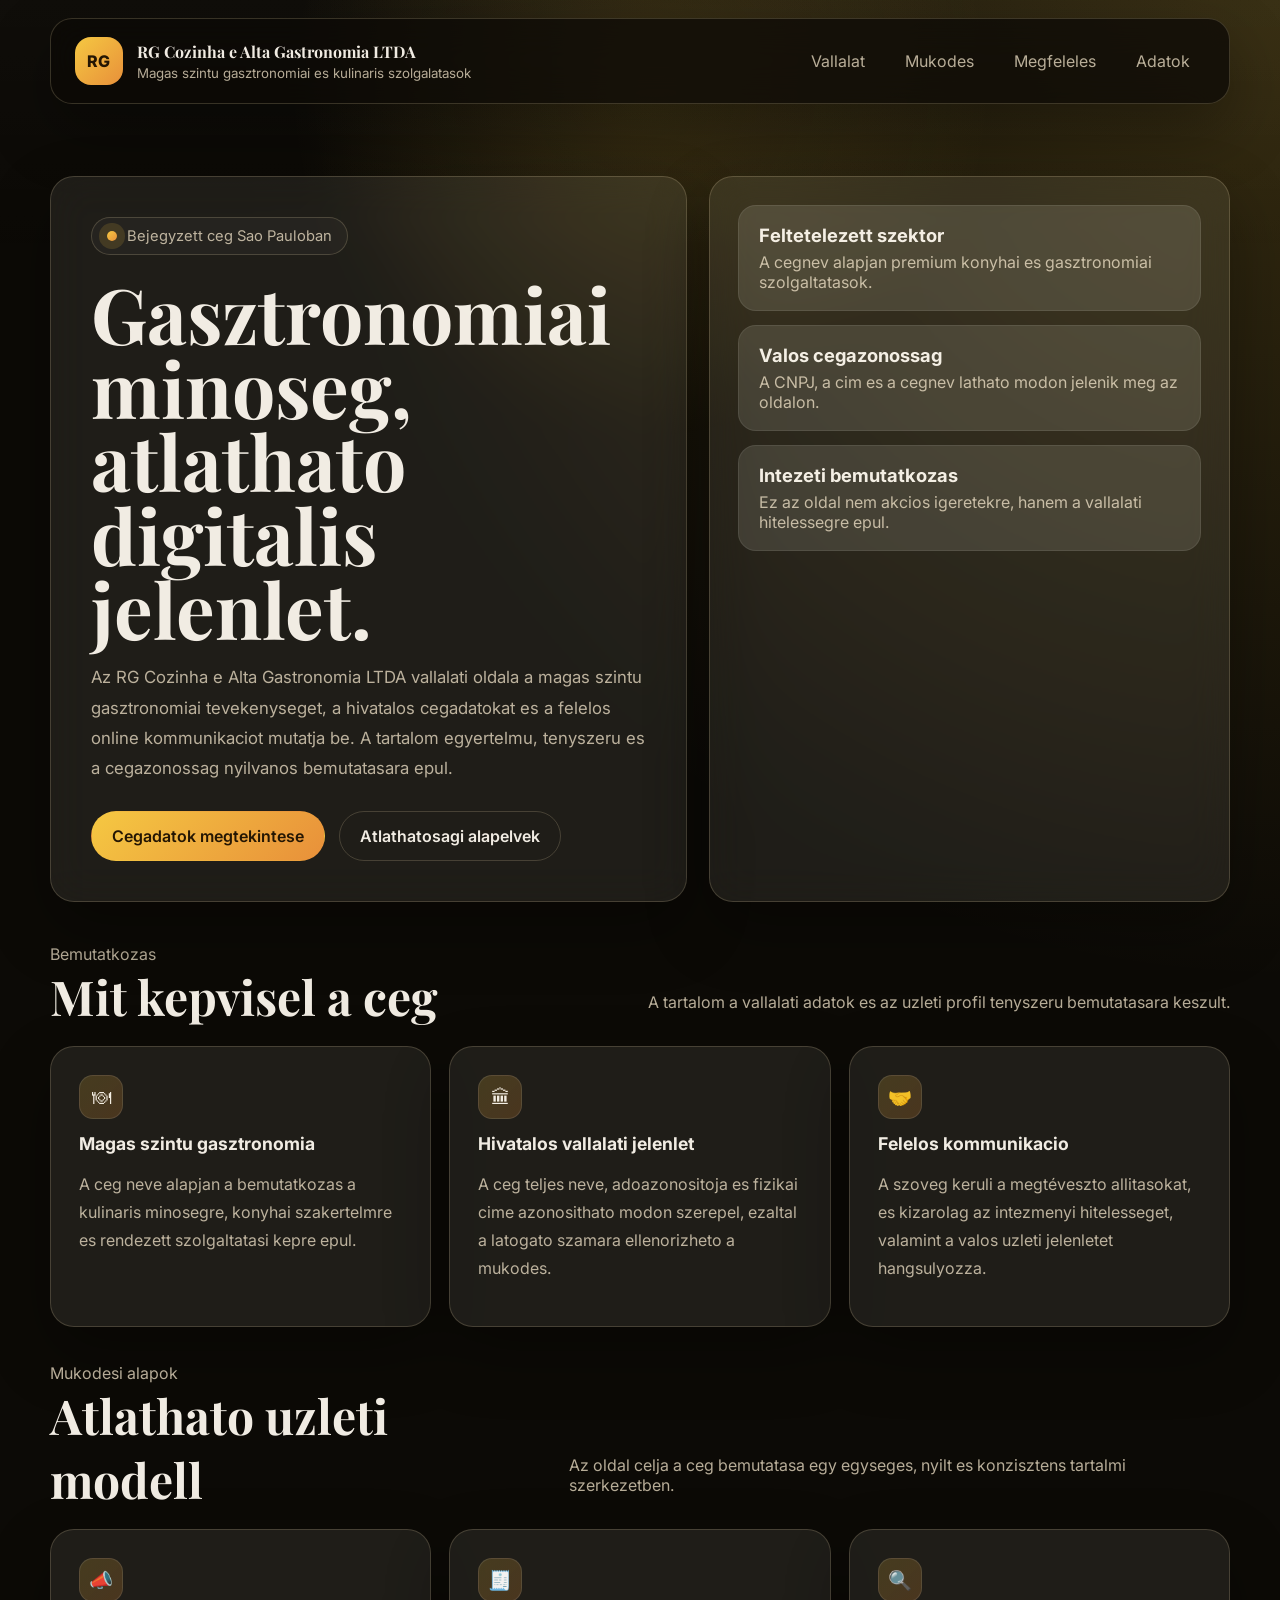
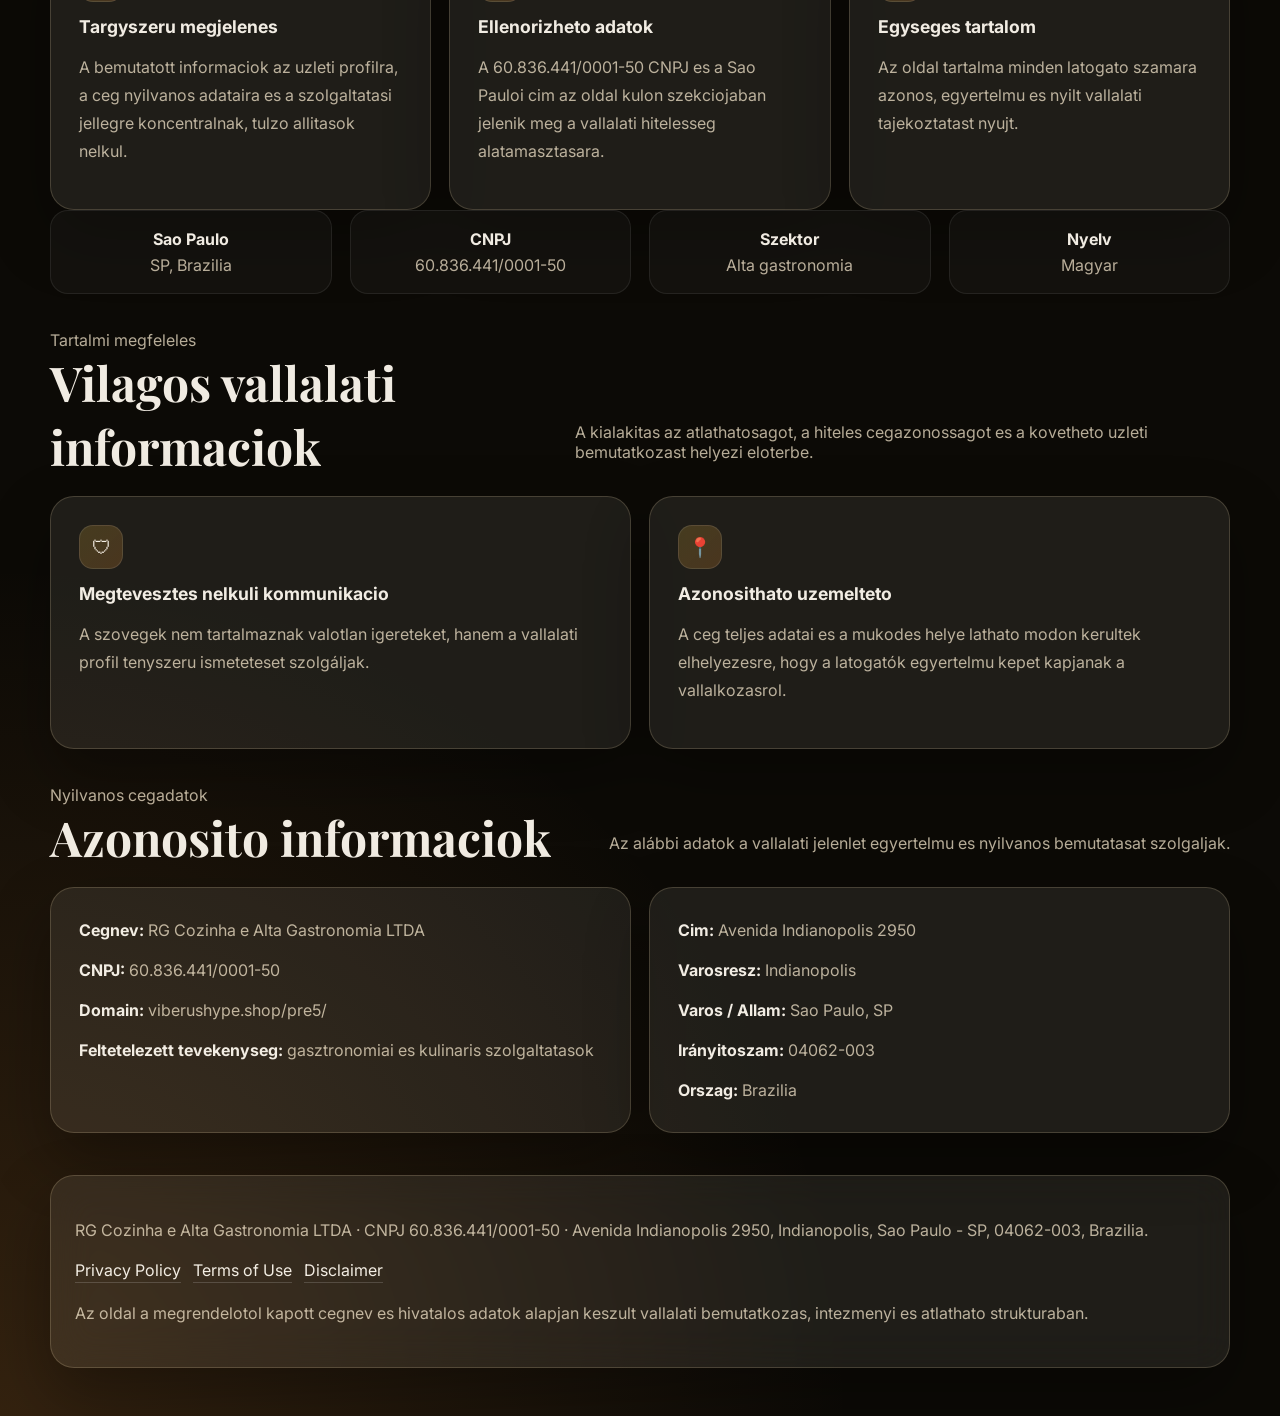
<file: pre5/index.html>
<!DOCTYPE html>
<html lang="hu">
<head>
  <meta charset="UTF-8">
  <meta name="viewport" content="width=device-width, initial-scale=1.0">
  <title>RG Cozinha e Alta Gastronomia LTDA | Magas szintu gasztronomiai megjelenes</title>
  <meta name="description" content="Az RG Cozinha e Alta Gastronomia LTDA hivatalos bemutatkozasa. Atlathato vallalati adatok, gasztronomiai profil es felelos digitalis jelenlet Sao Pauloban.">
  <link rel="preconnect" href="https://fonts.googleapis.com">
  <link rel="preconnect" href="https://fonts.gstatic.com" crossorigin>
  <link href="https://fonts.googleapis.com/css2?family=Playfair+Display:wght@600;700&family=Inter:wght@400;500;600;700&display=swap" rel="stylesheet">
  <style>
    :root {
      --bg: #0c0a06;
      --panel: rgba(255, 250, 232, 0.08);
      --panel-strong: rgba(255, 250, 232, 0.12);
      --line: rgba(255, 232, 184, 0.18);
      --text: rgba(255, 250, 240, 0.94);
      --muted: rgba(255, 241, 214, 0.7);
      --accent: #f5c842;
      --accent-2: #e8903a;
      --shadow: 0 26px 64px rgba(0, 0, 0, 0.32);
      --radius: 24px;
      --max: 1180px;
    }

    * { box-sizing: border-box; }
    html { scroll-behavior: smooth; }

    body {
      margin: 0;
      font-family: "Inter", sans-serif;
      color: var(--text);
      background:
        radial-gradient(circle at top right, rgba(245, 200, 66, 0.18), transparent 30%),
        radial-gradient(circle at bottom left, rgba(232, 144, 58, 0.18), transparent 26%),
        var(--bg);
      min-height: 100vh;
    }

    body::before {
      content: "";
      position: fixed;
      inset: 0;
      background:
        linear-gradient(180deg, rgba(255, 255, 255, 0.02), transparent 30%),
        radial-gradient(circle at 50% 10%, rgba(245, 200, 66, 0.12), transparent 34%);
      pointer-events: none;
      z-index: 0;
    }

    a {
      color: inherit;
      text-decoration: none;
    }

    .page {
      position: relative;
      z-index: 1;
      width: min(calc(100% - 32px), var(--max));
      margin: 0 auto;
      padding-bottom: 48px;
    }

    header {
      margin-top: 18px;
      padding: 18px 24px;
      display: flex;
      justify-content: space-between;
      align-items: center;
      gap: 20px;
      border-radius: 22px;
      background: rgba(12, 10, 6, 0.76);
      backdrop-filter: blur(18px);
      border: 1px solid var(--line);
      box-shadow: var(--shadow);
      position: sticky;
      top: 14px;
    }

    .identity {
      display: flex;
      align-items: center;
      gap: 14px;
      min-width: 0;
    }

    .seal {
      width: 48px;
      height: 48px;
      border-radius: 16px;
      background: linear-gradient(135deg, var(--accent), var(--accent-2));
      display: grid;
      place-items: center;
      color: #241603;
      font-weight: 800;
      letter-spacing: 0.06em;
    }

    .identity strong,
    h1,
    h2 {
      font-family: "Playfair Display", serif;
    }

    .identity small,
    .label,
    .muted {
      color: var(--muted);
    }

    nav {
      display: flex;
      flex-wrap: wrap;
      gap: 10px;
    }

    nav a {
      padding: 10px 14px;
      border-radius: 999px;
      color: var(--muted);
      border: 1px solid transparent;
      transition: 0.2s ease;
    }

    nav a:hover {
      color: var(--text);
      border-color: var(--line);
      background: rgba(255, 255, 255, 0.04);
    }

    .hero {
      display: grid;
      grid-template-columns: 1.1fr 0.9fr;
      gap: 22px;
      padding: 72px 0 24px;
      align-items: stretch;
    }

    .panel {
      border-radius: var(--radius);
      background: var(--panel);
      border: 1px solid var(--line);
      backdrop-filter: blur(20px);
      box-shadow: var(--shadow);
    }

    .hero-main {
      padding: 40px;
    }

    .label {
      display: inline-flex;
      align-items: center;
      gap: 10px;
      padding: 9px 15px;
      border-radius: 999px;
      border: 1px solid var(--line);
      background: rgba(255, 255, 255, 0.03);
      font-size: 0.92rem;
    }

    .pulse {
      width: 10px;
      height: 10px;
      border-radius: 50%;
      background: linear-gradient(135deg, var(--accent), var(--accent-2));
      box-shadow: 0 0 0 8px rgba(245, 200, 66, 0.14);
    }

    h1 {
      margin: 22px 0 16px;
      font-size: clamp(2.9rem, 6vw, 5rem);
      line-height: 0.96;
      max-width: 11ch;
    }

    .hero-main p {
      font-size: 1.05rem;
      line-height: 1.8;
      color: var(--muted);
      max-width: 58ch;
    }

    .cta-row {
      display: flex;
      flex-wrap: wrap;
      gap: 14px;
      margin-top: 28px;
    }

    .cta {
      display: inline-flex;
      align-items: center;
      justify-content: center;
      padding: 14px 20px;
      border-radius: 999px;
      font-weight: 600;
      border: 1px solid var(--line);
      transition: 0.2s ease;
    }

    .cta.primary {
      background: linear-gradient(135deg, var(--accent), var(--accent-2));
      color: #241603;
      border-color: transparent;
    }

    .cta:hover {
      transform: translateY(-2px);
    }

    .hero-side {
      padding: 28px;
      display: grid;
      gap: 14px;
      align-content: start;
    }

    .mini {
      padding: 18px 20px;
      border-radius: 18px;
      background: var(--panel-strong);
      border: 1px solid rgba(255, 255, 255, 0.08);
    }

    .mini strong {
      display: block;
      font-size: 1.15rem;
      margin-bottom: 6px;
    }

    section {
      padding: 18px 0;
    }

    .head {
      display: flex;
      justify-content: space-between;
      align-items: end;
      gap: 20px;
      margin-bottom: 18px;
    }

    .head h2 {
      font-size: clamp(2rem, 4vw, 3rem);
      margin: 0;
    }

    .grid-3,
    .grid-2,
    .numbers {
      display: grid;
      gap: 18px;
    }

    .grid-3 { grid-template-columns: repeat(3, minmax(0, 1fr)); }
    .grid-2 { grid-template-columns: repeat(2, minmax(0, 1fr)); }
    .numbers { grid-template-columns: repeat(4, minmax(0, 1fr)); }

    .card {
      padding: 28px;
      border-radius: var(--radius);
      background: var(--panel);
      border: 1px solid var(--line);
      box-shadow: var(--shadow);
      min-height: 100%;
    }

    .badge {
      width: 44px;
      height: 44px;
      border-radius: 14px;
      display: grid;
      place-items: center;
      background: linear-gradient(135deg, rgba(245, 200, 66, 0.18), rgba(232, 144, 58, 0.22));
      border: 1px solid rgba(255, 255, 255, 0.1);
      font-size: 1.2rem;
    }

    .card h3 {
      margin: 14px 0 10px;
      font-size: 1.1rem;
    }

    .card p,
    .facts li,
    footer p {
      color: var(--muted);
      line-height: 1.75;
    }

    .numbers div {
      padding: 18px;
      border-radius: 18px;
      text-align: center;
      background: rgba(255, 255, 255, 0.03);
      border: 1px solid rgba(255, 255, 255, 0.08);
    }

    .numbers strong {
      display: block;
      margin-bottom: 6px;
    }

    .facts {
      list-style: none;
      margin: 0;
      padding: 0;
    }

    .facts li + li {
      margin-top: 12px;
    }

    .facts strong {
      color: var(--text);
    }

    footer {
      margin-top: 24px;
      padding: 24px;
    }

    .footer-links {
      display: flex;
      flex-wrap: wrap;
      gap: 12px;
      margin: 10px 0 2px;
    }

    .footer-links a {
      color: var(--text);
      border-bottom: 1px solid rgba(255, 255, 255, 0.16);
      padding-bottom: 2px;
    }

    @media (max-width: 980px) {
      header,
      .hero,
      .grid-3,
      .grid-2,
      .numbers,
      .head {
        grid-template-columns: 1fr;
        flex-direction: column;
        align-items: flex-start;
      }

      nav {
        width: 100%;
      }
    }

    @media (max-width: 640px) {
      .page {
        width: min(calc(100% - 20px), var(--max));
      }

      header,
      .hero-main,
      .hero-side,
      .card,
      footer {
        padding: 22px;
      }

      h1 {
        font-size: clamp(2.4rem, 13vw, 3.5rem);
      }

      nav a {
        padding: 8px 11px;
        font-size: 0.88rem;
      }
    }
  </style>
</head>
<body>
  <div class="page">
    <header>
      <div class="identity">
        <div class="seal">RG</div>
        <div>
          <strong>RG Cozinha e Alta Gastronomia LTDA</strong><br>
          <small>Magas szintu gasztronomiai es kulinaris szolgalatasok</small>
        </div>
      </div>
      <nav>
        <a href="#vallalat">Vallalat</a>
        <a href="#mukodes">Mukodes</a>
        <a href="#megfeleles">Megfeleles</a>
        <a href="#adatok">Adatok</a>
      </nav>
    </header>

    <main>
      <section class="hero">
        <article class="panel hero-main">
          <div class="label">
            <span class="pulse"></span>
            Bejegyzett ceg Sao Pauloban
          </div>
          <h1>Gasztronomiai minoseg, atlathato digitalis jelenlet.</h1>
          <p>
            Az RG Cozinha e Alta Gastronomia LTDA vallalati oldala a magas szintu gasztronomiai tevekenyseget,
            a hivatalos cegadatokat es a felelos online kommunikaciot mutatja be. A tartalom egyertelmu, tenyszeru
            es a cegazonossag nyilvanos bemutatasara epul.
          </p>
          <div class="cta-row">
            <a class="cta primary" href="#adatok">Cegadatok megtekintese</a>
            <a class="cta" href="#megfeleles">Atlathatosagi alapelvek</a>
          </div>
        </article>

        <aside class="panel hero-side">
          <div class="mini">
            <strong>Feltetelezett szektor</strong>
            <span class="muted">A cegnev alapjan premium konyhai es gasztronomiai szolgaltatasok.</span>
          </div>
          <div class="mini">
            <strong>Valos cegazonossag</strong>
            <span class="muted">A CNPJ, a cim es a cegnev lathato modon jelenik meg az oldalon.</span>
          </div>
          <div class="mini">
            <strong>Intezeti bemutatkozas</strong>
            <span class="muted">Ez az oldal nem akcios igeretekre, hanem a vallalati hitelessegre epul.</span>
          </div>
        </aside>
      </section>

      <section id="vallalat">
        <div class="head">
          <div>
            <span class="muted">Bemutatkozas</span>
            <h2>Mit kepvisel a ceg</h2>
          </div>
          <p class="muted">A tartalom a vallalati adatok es az uzleti profil tenyszeru bemutatasara keszult.</p>
        </div>
        <div class="grid-3">
          <article class="card">
            <div class="badge">🍽</div>
            <h3>Magas szintu gasztronomia</h3>
            <p>A ceg neve alapjan a bemutatkozas a kulinaris minosegre, konyhai szakertelmre es rendezett szolgaltatasi kepre epul.</p>
          </article>
          <article class="card">
            <div class="badge">🏛</div>
            <h3>Hivatalos vallalati jelenlet</h3>
            <p>A ceg teljes neve, adoazonositoja es fizikai cime azonosithato modon szerepel, ezaltal a latogato szamara ellenorizheto a mukodes.</p>
          </article>
          <article class="card">
            <div class="badge">🤝</div>
            <h3>Felelos kommunikacio</h3>
            <p>A szoveg keruli a megtéveszto allitasokat, es kizarolag az intezmenyi hitelesseget, valamint a valos uzleti jelenletet hangsulyozza.</p>
          </article>
        </div>
      </section>

      <section id="mukodes">
        <div class="head">
          <div>
            <span class="muted">Mukodesi alapok</span>
            <h2>Atlathato uzleti modell</h2>
          </div>
          <p class="muted">Az oldal celja a ceg bemutatasa egy egyseges, nyilt es konzisztens tartalmi szerkezetben.</p>
        </div>
        <div class="grid-3">
          <article class="card">
            <div class="badge">📣</div>
            <h3>Targyszeru megjelenes</h3>
            <p>A bemutatott informaciok az uzleti profilra, a ceg nyilvanos adataira es a szolgaltatasi jellegre koncentralnak, tulzo allitasok nelkul.</p>
          </article>
          <article class="card">
            <div class="badge">🧾</div>
            <h3>Ellenorizheto adatok</h3>
            <p>A 60.836.441/0001-50 CNPJ es a Sao Pauloi cim az oldal kulon szekciojaban jelenik meg a vallalati hitelesseg alatamasztasara.</p>
          </article>
          <article class="card">
            <div class="badge">🔍</div>
            <h3>Egyseges tartalom</h3>
            <p>Az oldal tartalma minden latogato szamara azonos, egyertelmu es nyilt vallalati tajekoztatast nyujt.</p>
          </article>
        </div>
        <div class="numbers">
          <div><strong>Sao Paulo</strong><span class="muted">SP, Brazilia</span></div>
          <div><strong>CNPJ</strong><span class="muted">60.836.441/0001-50</span></div>
          <div><strong>Szektor</strong><span class="muted">Alta gastronomia</span></div>
          <div><strong>Nyelv</strong><span class="muted">Magyar</span></div>
        </div>
      </section>

      <section id="megfeleles">
        <div class="head">
          <div>
            <span class="muted">Tartalmi megfeleles</span>
            <h2>Vilagos vallalati informaciok</h2>
          </div>
          <p class="muted">A kialakitas az atlathatosagot, a hiteles cegazonossagot es a kovetheto uzleti bemutatkozast helyezi eloterbe.</p>
        </div>
        <div class="grid-2">
          <article class="card">
            <div class="badge">🛡</div>
            <h3>Megtevesztes nelkuli kommunikacio</h3>
            <p>A szovegek nem tartalmaznak valotlan igereteket, hanem a vallalati profil tenyszeru ismeteteset szolgáljak.</p>
          </article>
          <article class="card">
            <div class="badge">📍</div>
            <h3>Azonosithato uzemelteto</h3>
            <p>A ceg teljes adatai es a mukodes helye lathato modon kerultek elhelyezesre, hogy a latogatók egyertelmu kepet kapjanak a vallalkozasrol.</p>
          </article>
        </div>
      </section>

      <section id="adatok">
        <div class="head">
          <div>
            <span class="muted">Nyilvanos cegadatok</span>
            <h2>Azonosito informaciok</h2>
          </div>
          <p class="muted">Az alábbi adatok a vallalati jelenlet egyertelmu es nyilvanos bemutatasat szolgaljak.</p>
        </div>
        <div class="grid-2">
          <article class="card">
            <ul class="facts">
              <li><strong>Cegnev:</strong> RG Cozinha e Alta Gastronomia LTDA</li>
              <li><strong>CNPJ:</strong> 60.836.441/0001-50</li>
              <li><strong>Domain:</strong> viberushype.shop/pre5/</li>
              <li><strong>Feltetelezett tevekenyseg:</strong> gasztronomiai es kulinaris szolgaltatasok</li>
            </ul>
          </article>
          <article class="card">
            <ul class="facts">
              <li><strong>Cim:</strong> Avenida Indianopolis 2950</li>
              <li><strong>Varosresz:</strong> Indianopolis</li>
              <li><strong>Varos / Allam:</strong> Sao Paulo, SP</li>
              <li><strong>Irányitoszam:</strong> 04062-003</li>
              <li><strong>Orszag:</strong> Brazilia</li>
            </ul>
          </article>
        </div>
      </section>
    </main>

    <footer class="panel">
      <p>RG Cozinha e Alta Gastronomia LTDA · CNPJ 60.836.441/0001-50 · Avenida Indianopolis 2950, Indianopolis, Sao Paulo - SP, 04062-003, Brazilia.</p>
      <div class="footer-links">
        <a href="privacy.html">Privacy Policy</a>
        <a href="terms.html">Terms of Use</a>
        <a href="disclaimer.html">Disclaimer</a>
      </div>
      <p>Az oldal a megrendelotol kapott cegnev es hivatalos adatok alapjan keszult vallalati bemutatkozas, intezmenyi es atlathato strukturaban.</p>
    </footer>
  </div>
</body>
</html>
</file>
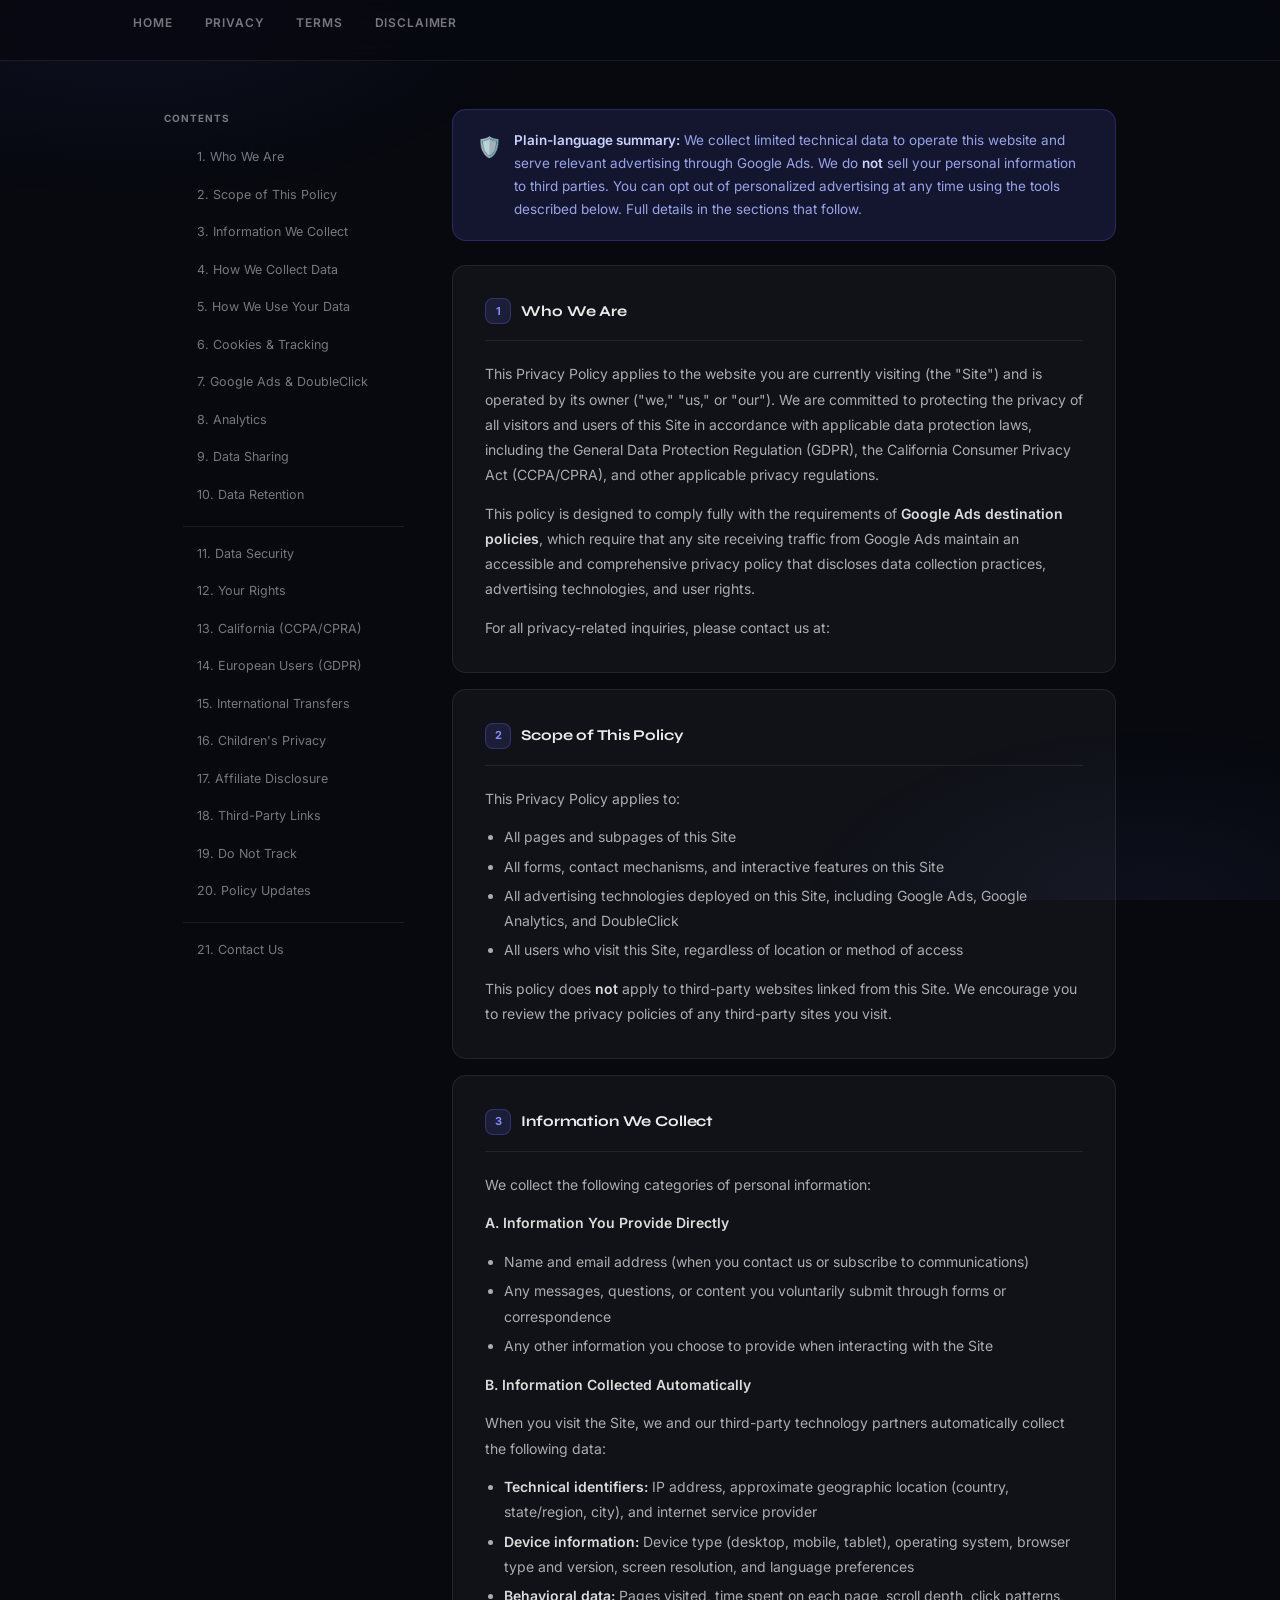
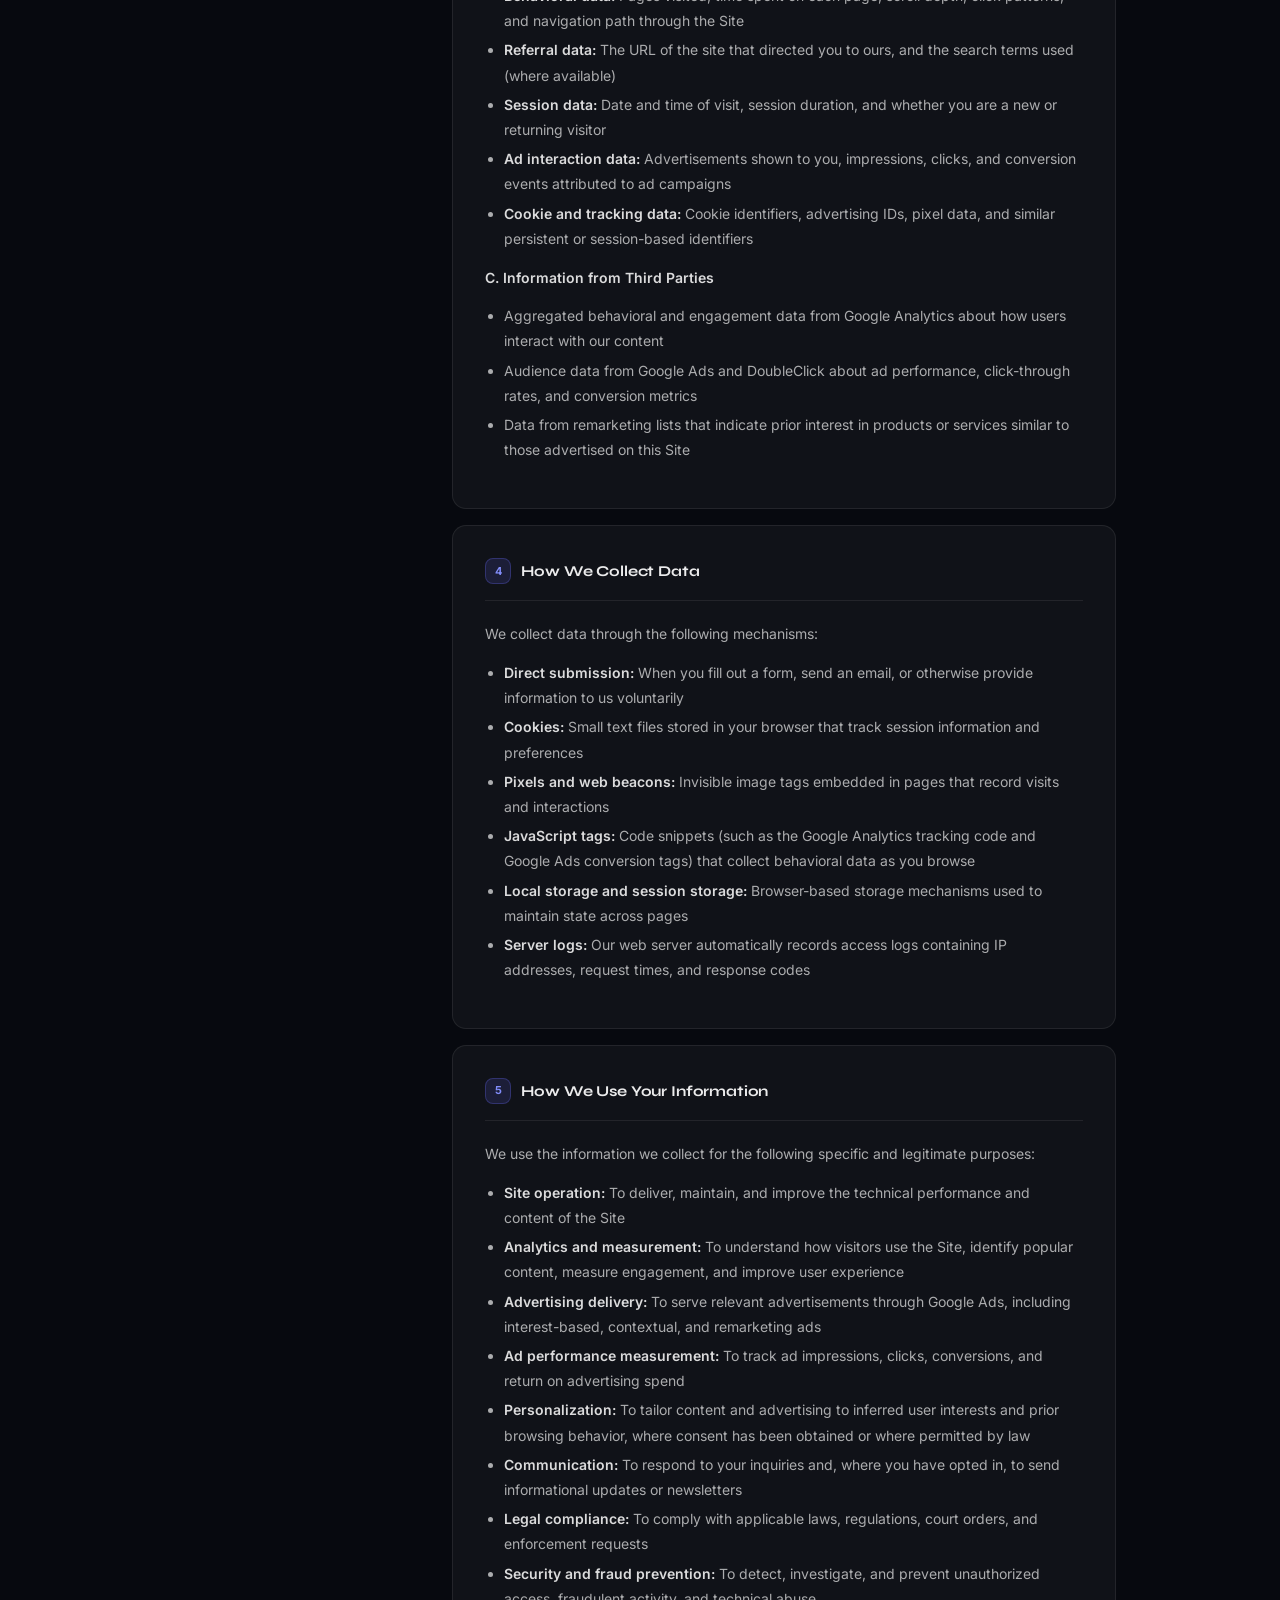
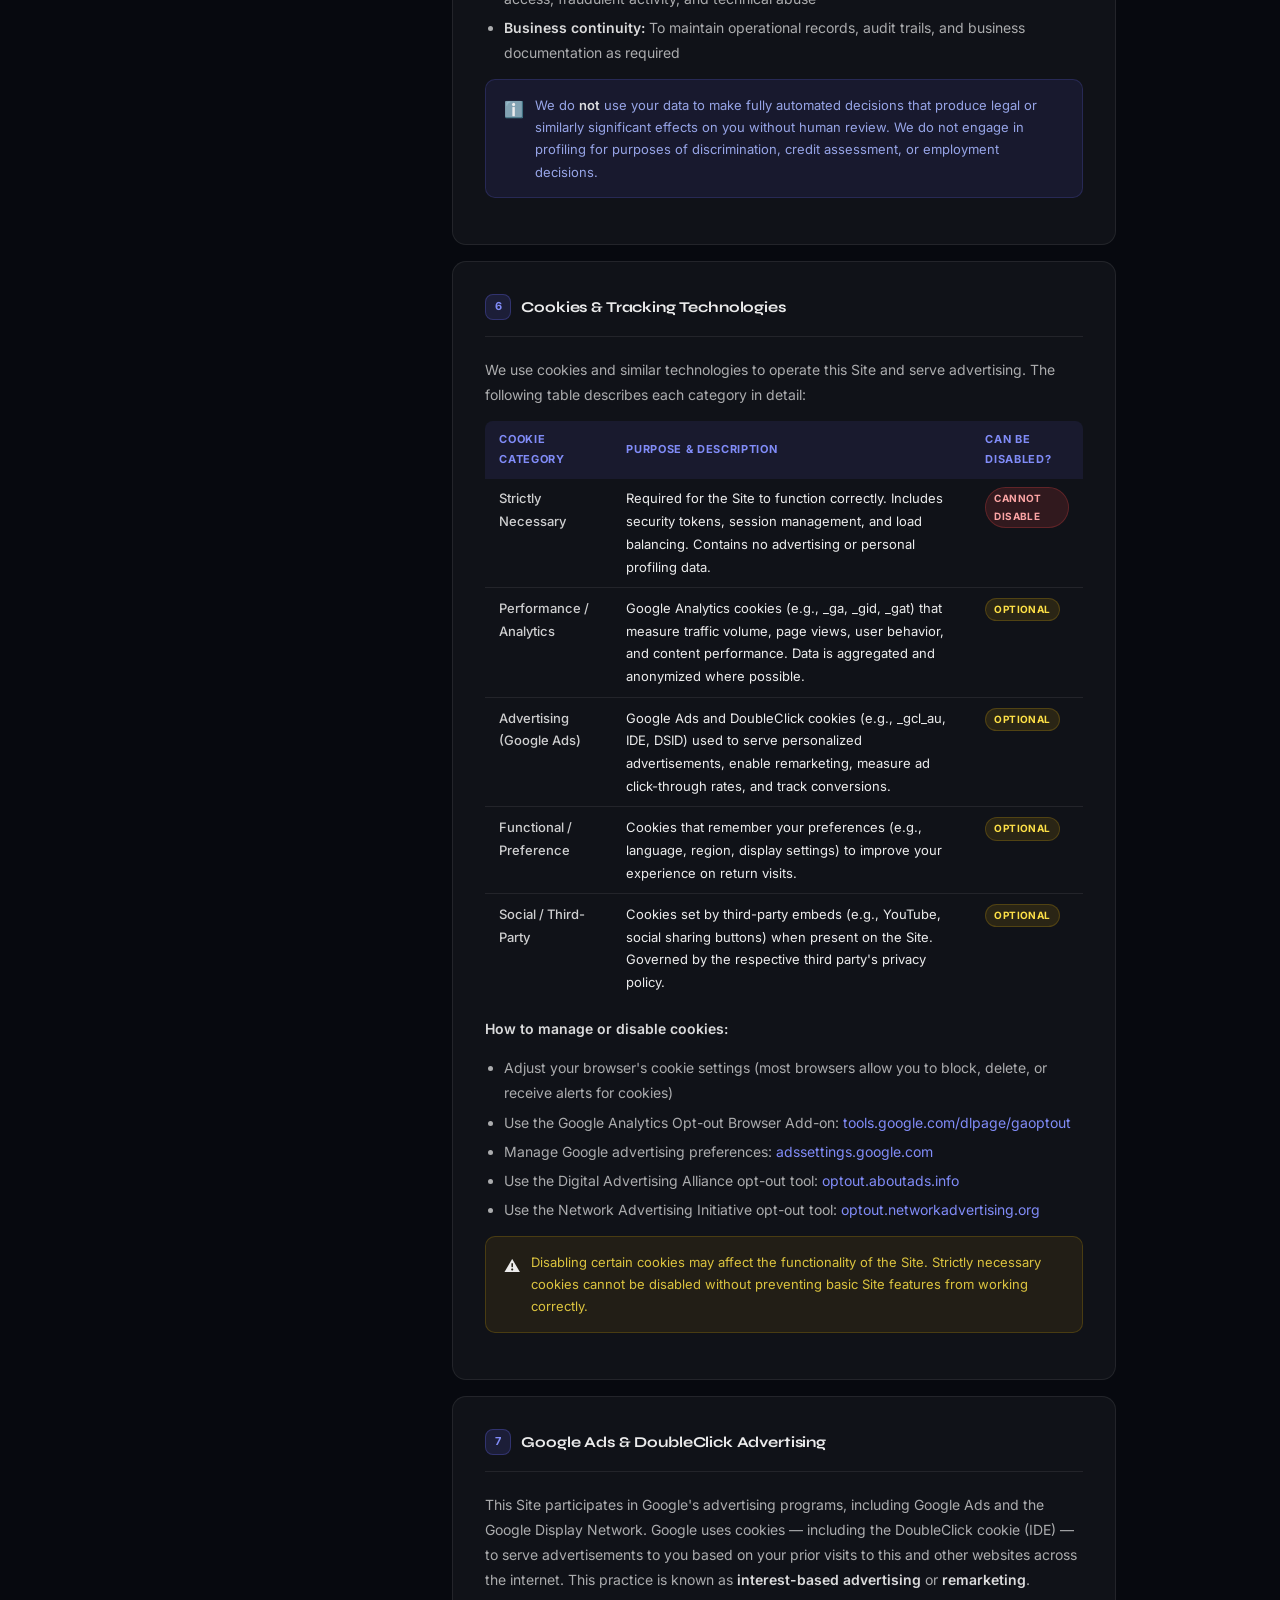
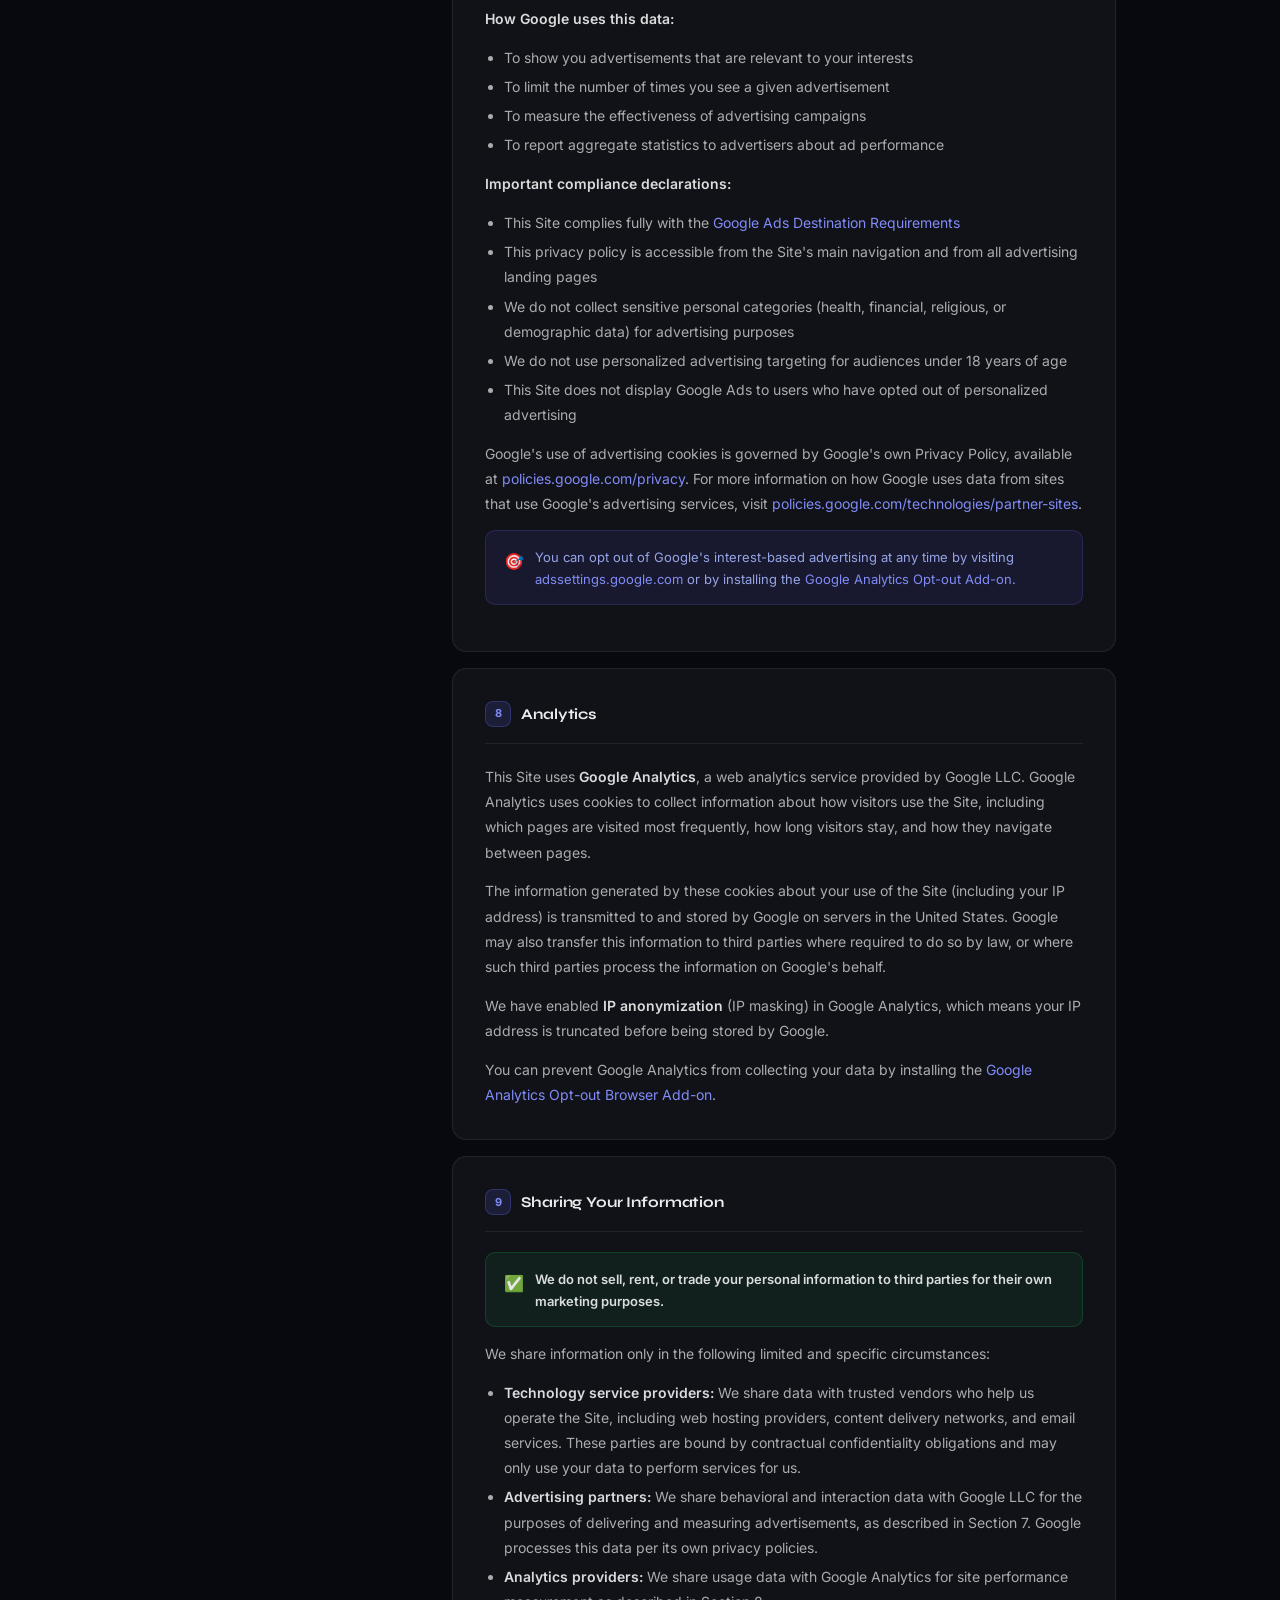
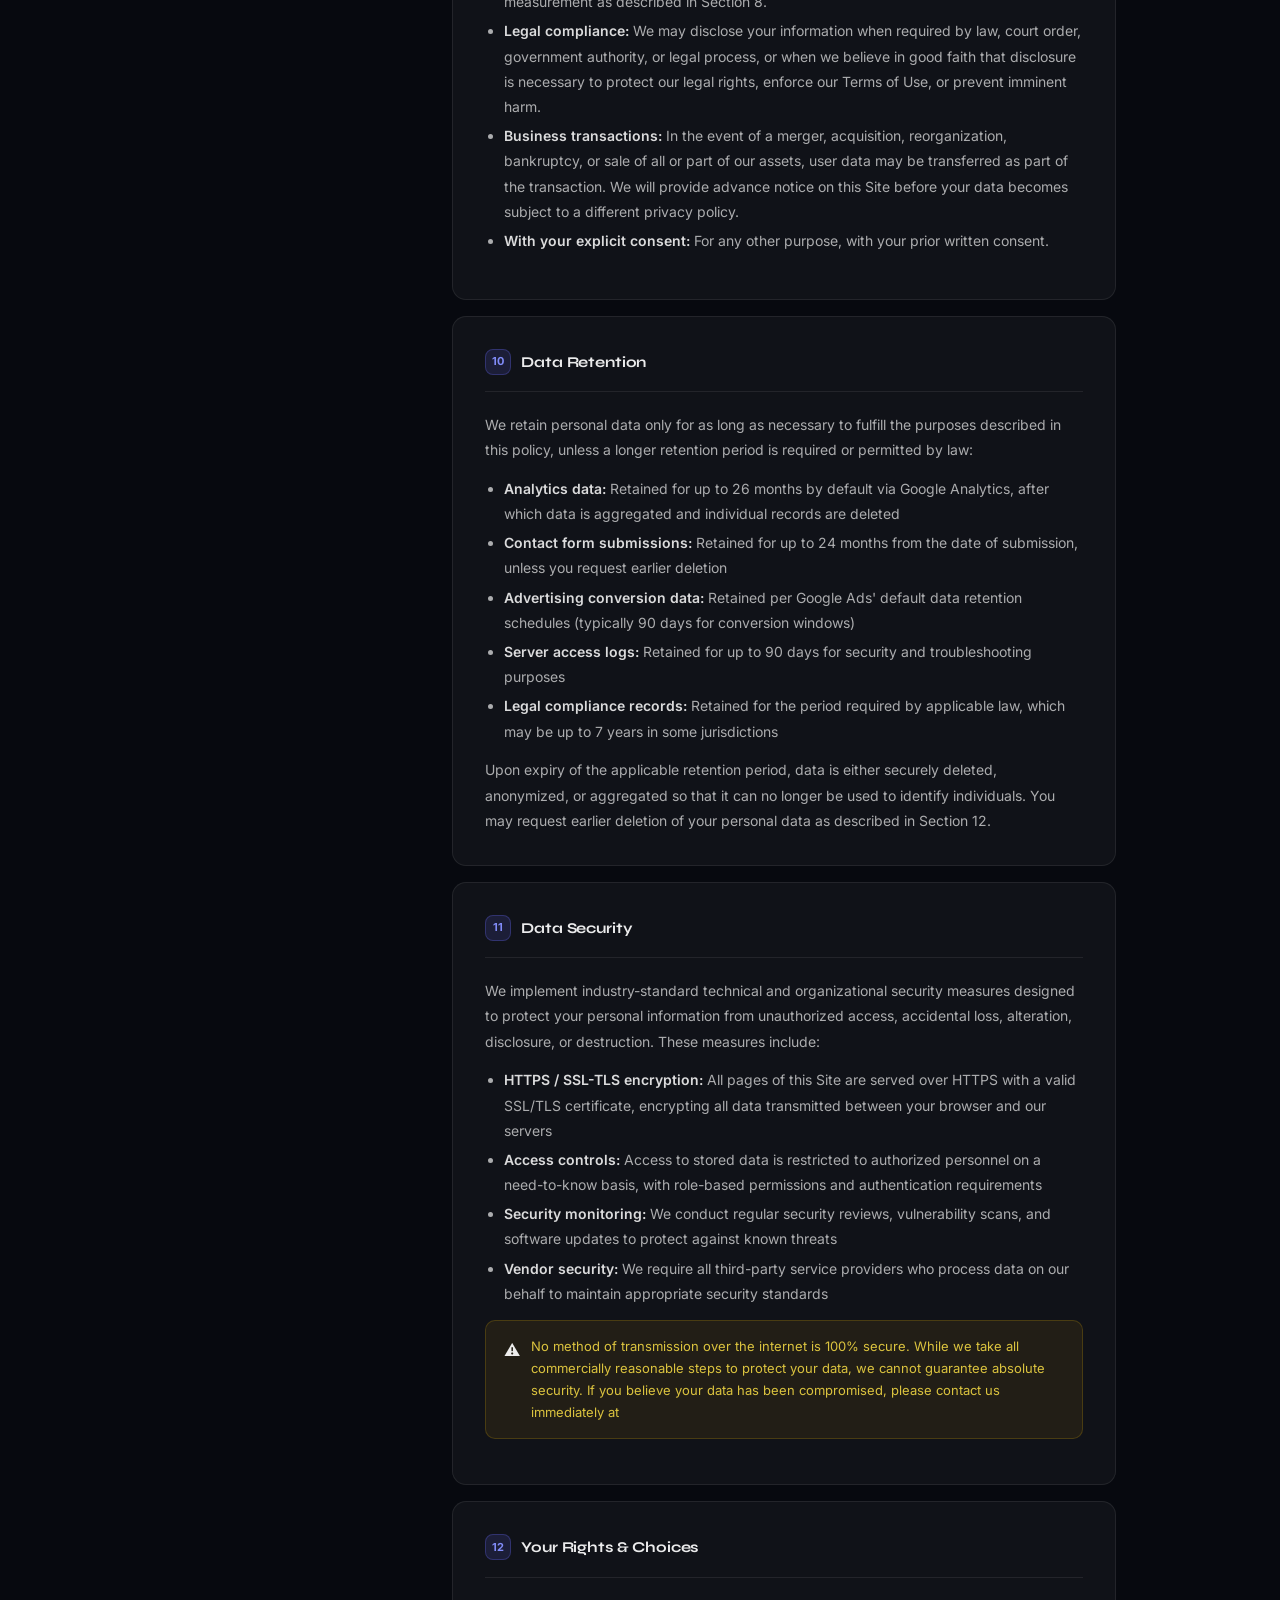
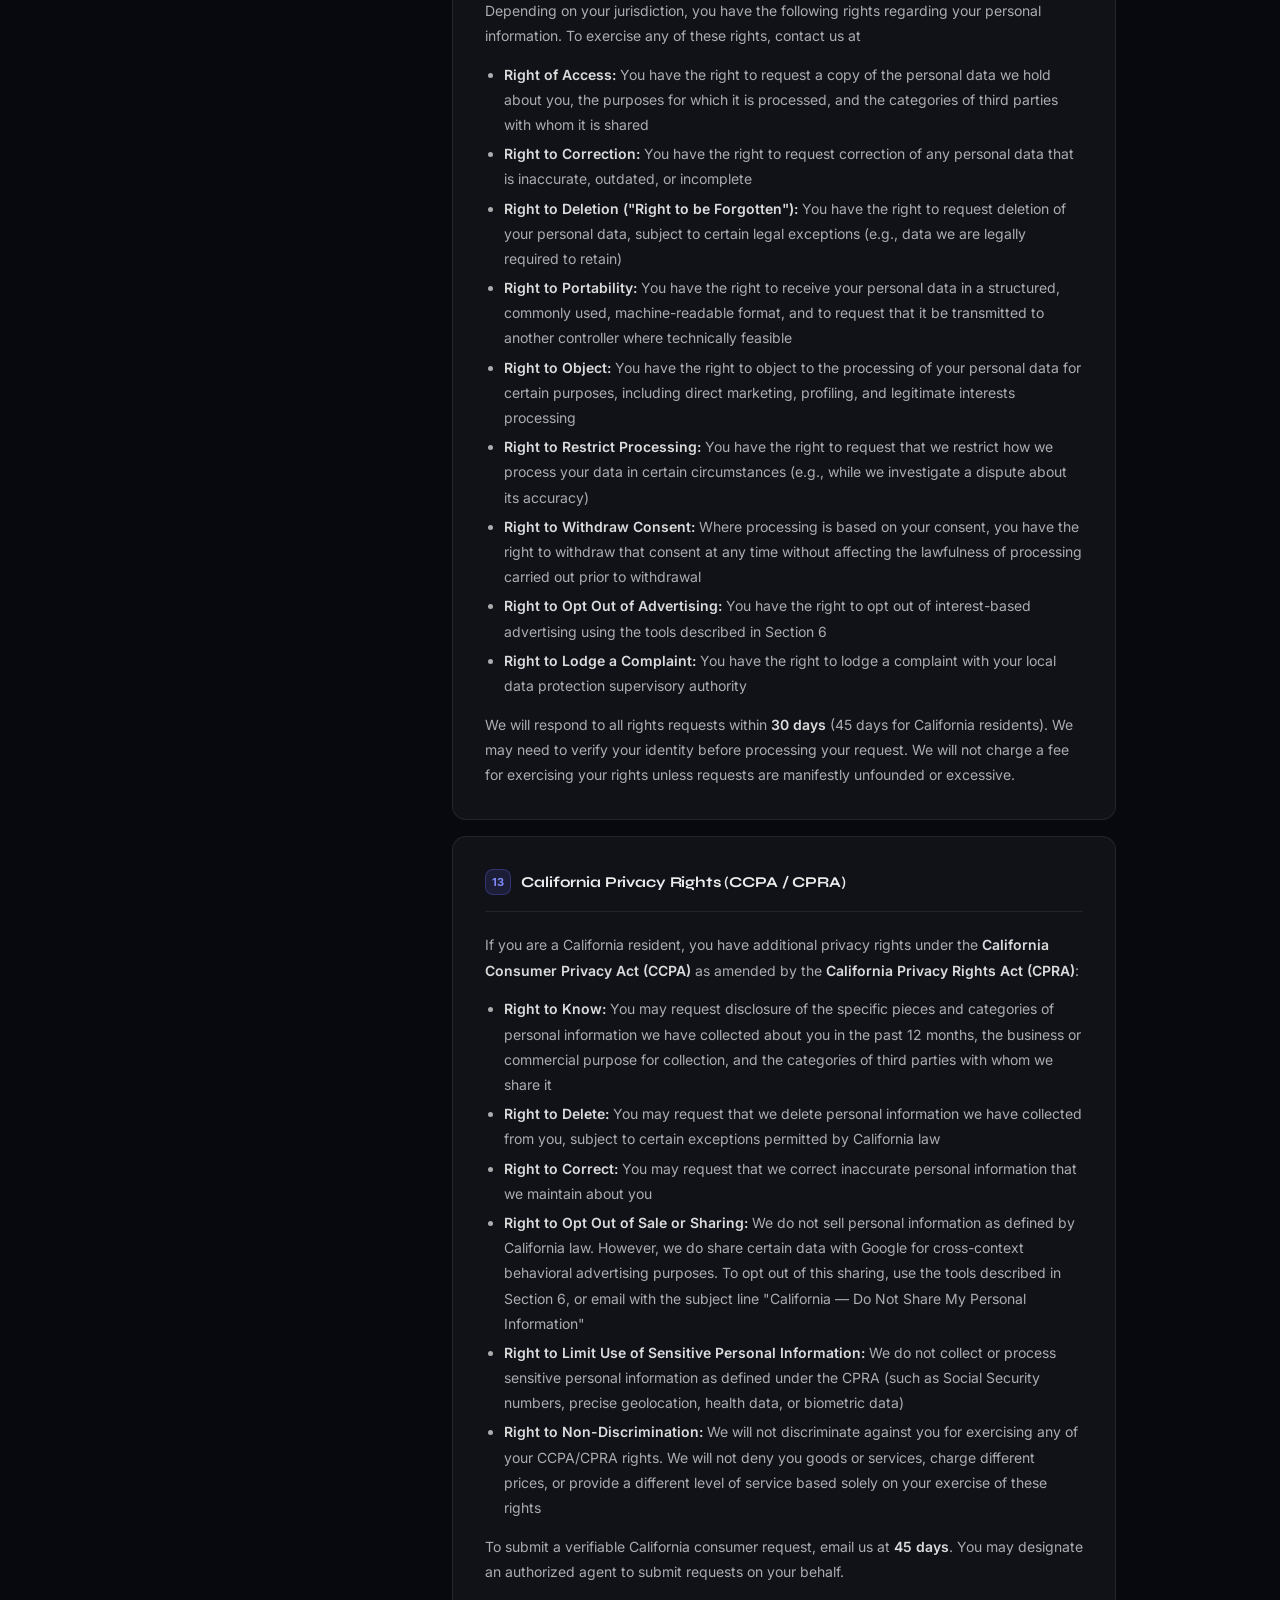
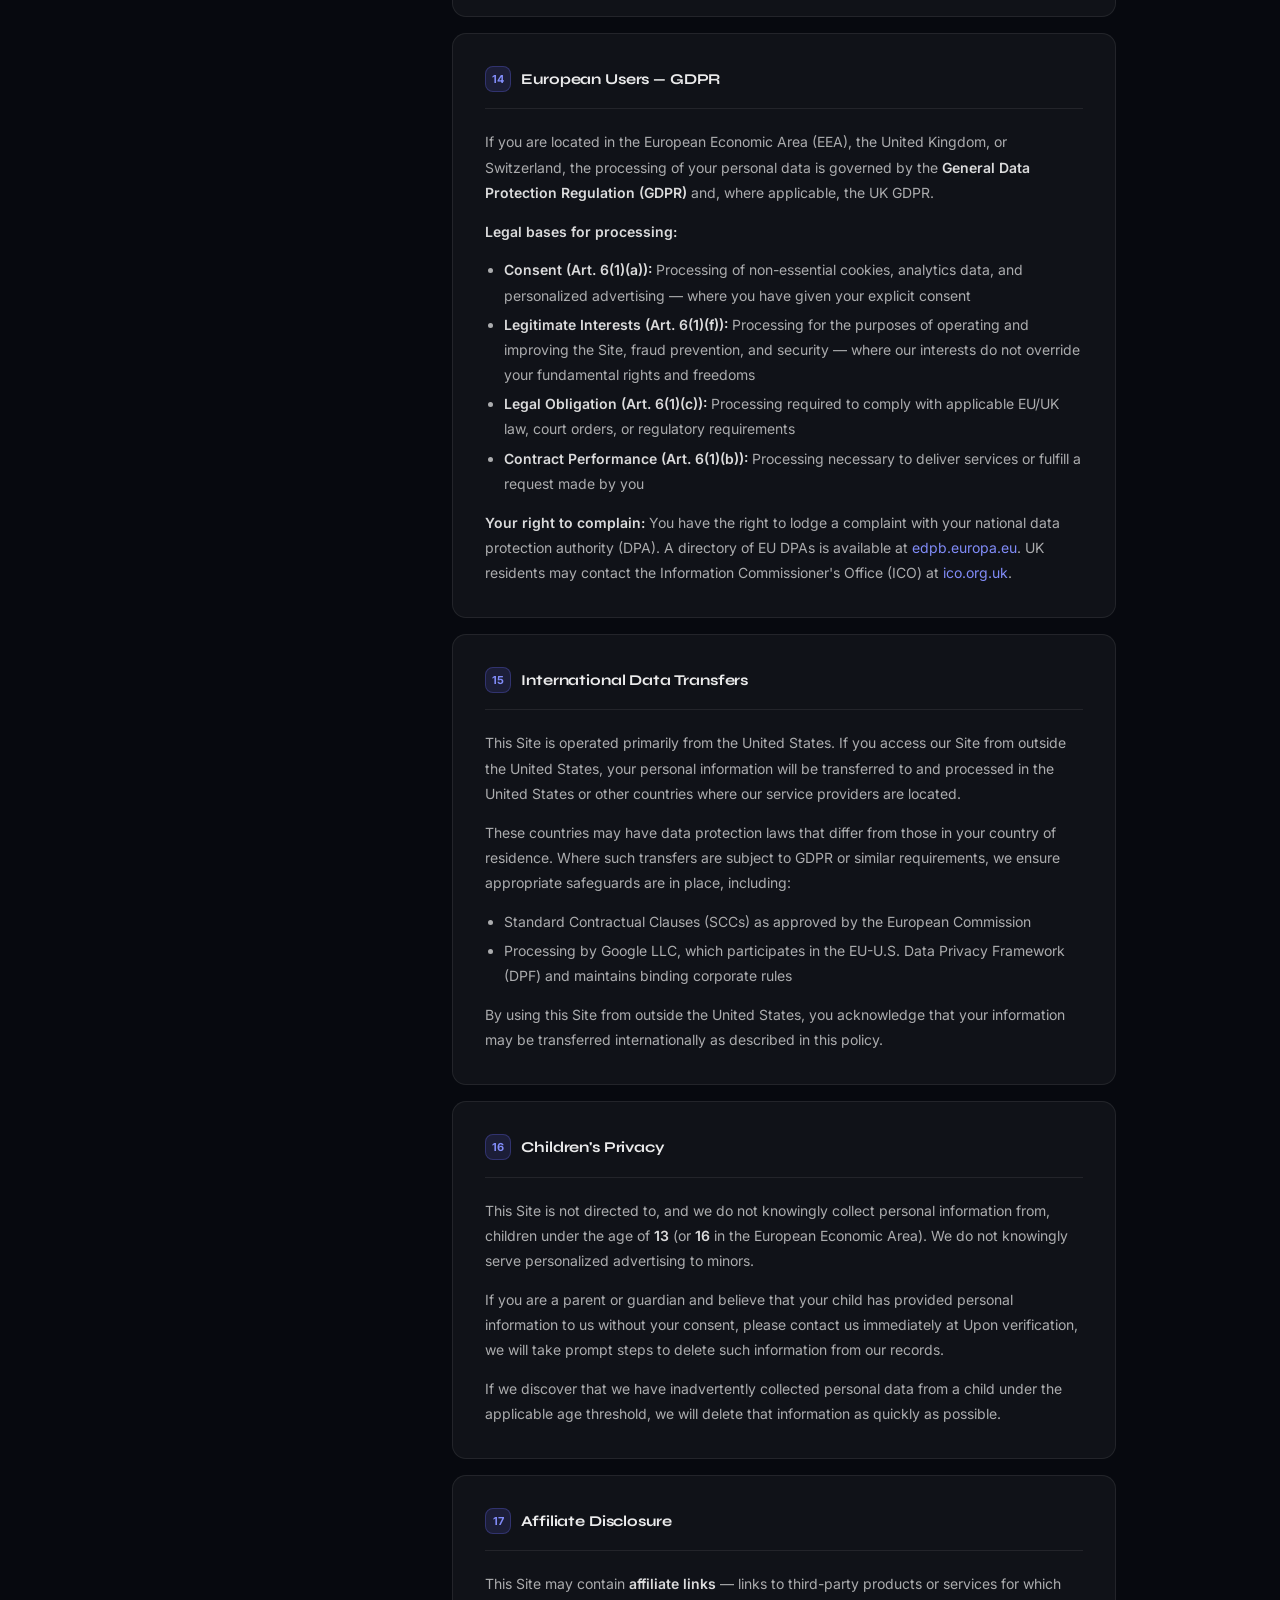
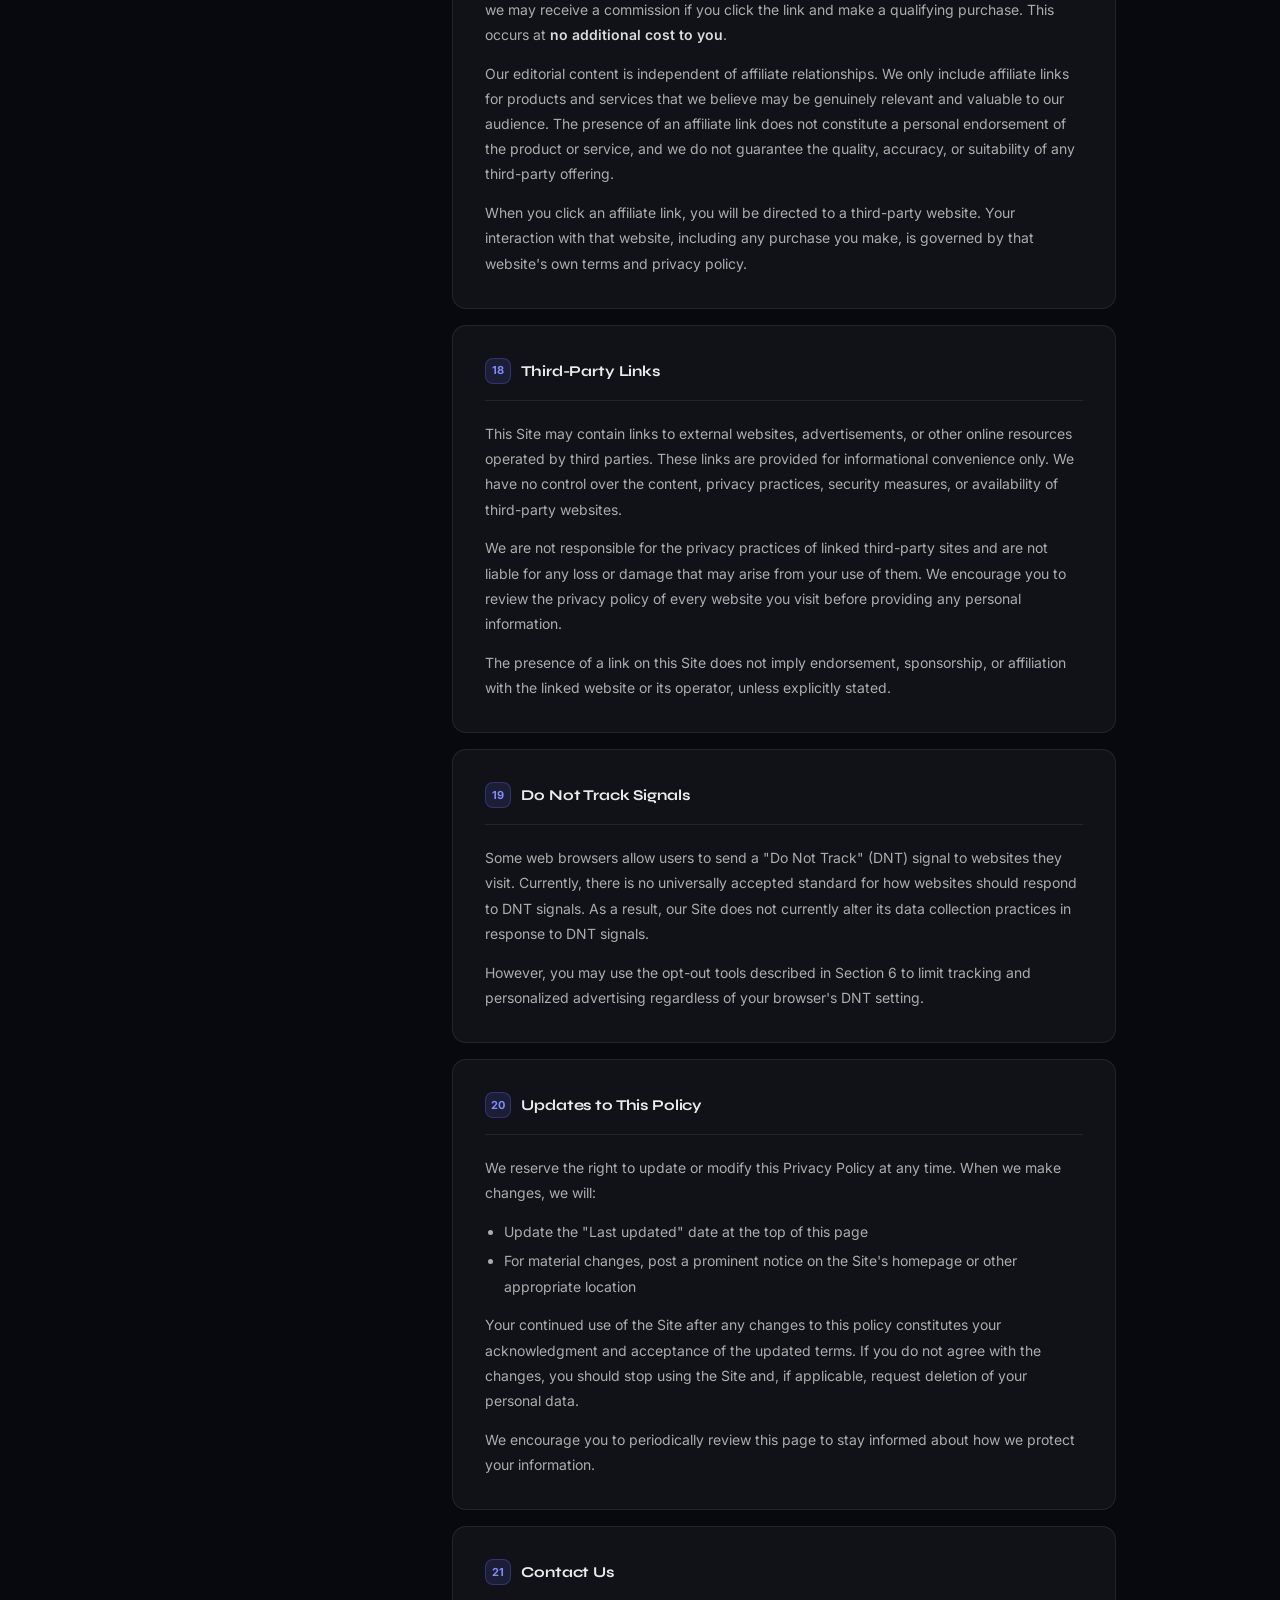
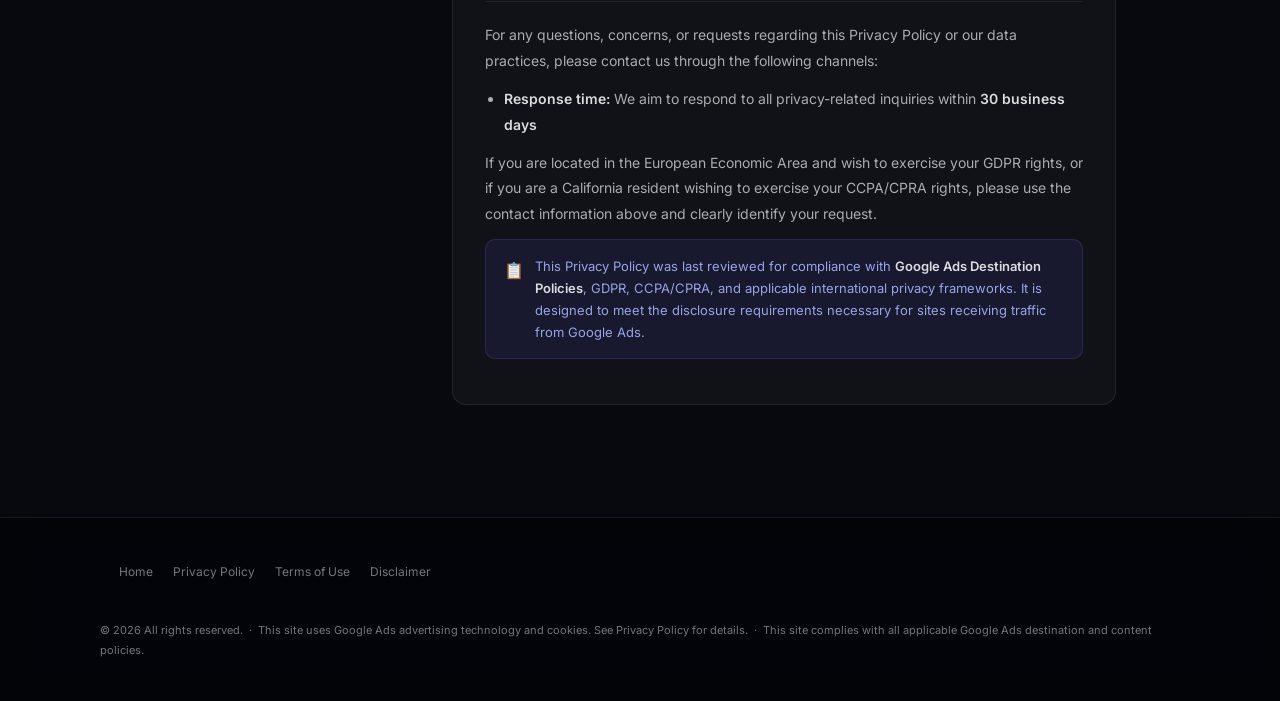
<file: pre5/disclaimer.html>
<!doctype html>
<html lang="en">
  <head>
    <meta charset="UTF-8" />
    <meta name="viewport" content="width=device-width,initial-scale=1.0" />
    <meta name="robots" content="index, follow" />
    <meta
      name="description"
      content="Privacy Policy — Learn how we collect, use, and protect your personal information in compliance with GDPR, CCPA, and Google Ads policies."
    />
    <title>Privacy Policy</title>
    <link rel="preconnect" href="https://fonts.googleapis.com" />
    <link rel="preconnect" href="https://fonts.gstatic.com" crossorigin />
    <link
      href="https://fonts.googleapis.com/css2?family=Syne:wght@400;600;700;800&family=Inter:wght@300;400;500;600&display=swap"
      rel="stylesheet"
    />
    <style>
      *,
      ::before,
      ::after {
        box-sizing: border-box;
        margin: 0;
        padding: 0;
      }
      :root {
        --bg: #07090f;
        --surface: rgba(255, 255, 255, 0.04);
        --surface2: rgba(255, 255, 255, 0.07);
        --border: rgba(255, 255, 255, 0.08);
        --border2: rgba(255, 255, 255, 0.14);
        --accent: #6366f1;
        --accent2: #818cf8;
        --accent-glow: rgba(99, 102, 241, 0.15);
        --text: rgba(255, 255, 255, 0.92);
        --muted: rgba(255, 255, 255, 0.45);
        --dim: rgba(255, 255, 255, 0.15);
        --blur: blur(20px) saturate(160%);
        --r: 14px;
      }
      html {
        scroll-behavior: smooth;
      }
      body {
        font-family: "Inter", sans-serif;
        background: var(--bg);
        color: var(--text);
        font-size: 15px;
        line-height: 1.75;
        -webkit-font-smoothing: antialiased;
        min-height: 100vh;
      }
      body::before {
        content: "";
        position: fixed;
        inset: 0;
        background:
          radial-gradient(
            ellipse 60% 40% at 10% 0%,
            rgba(99, 102, 241, 0.08) 0%,
            transparent 55%
          ),
          radial-gradient(
            ellipse 50% 35% at 90% 100%,
            rgba(129, 140, 248, 0.06) 0%,
            transparent 55%
          );
        pointer-events: none;
        z-index: 0;
      }
      #root {
        position: relative;
        z-index: 1;
      }
      a {
        color: var(--accent2);
        text-decoration: none;
        transition: opacity 0.2s;
      }
      a:hover {
        opacity: 0.75;
        text-decoration: underline;
      }
      ::-webkit-scrollbar {
        width: 5px;
      }
      ::-webkit-scrollbar-track {
        background: transparent;
      }
      ::-webkit-scrollbar-thumb {
        background: rgba(255, 255, 255, 0.1);
        border-radius: 99px;
      }

      /* ── NAV ── */
      header {
        position: sticky;
        top: 0;
        z-index: 50;
        background: rgba(7, 9, 15, 0.88);
        backdrop-filter: var(--blur);
        -webkit-backdrop-filter: var(--blur);
        border-bottom: 1px solid var(--border);
        padding: 0 5%;
      }
      .nav-inner {
        max-width: 1080px;
        margin: 0 auto;
        height: 60px;
        display: flex;
        align-items: center;
        justify-content: space-between;
      }
      .logo {
        font-family: "Syne", sans-serif;
        font-weight: 800;
        font-size: 18px;
        color: var(--text);
        letter-spacing: -0.02em;
      }
      .logo em {
        font-style: normal;
        color: var(--accent2);
      }
      .nav-links {
        display: flex;
        gap: 4px;
        list-style: none;
      }
      .nav-links a {
        font-size: 12px;
        font-weight: 600;
        color: var(--muted);
        text-transform: uppercase;
        letter-spacing: 0.07em;
        padding: 6px 14px;
        border-radius: 8px;
        transition: all 0.2s;
        text-decoration: none;
      }
      .nav-links a:hover {
        color: var(--accent2);
        background: var(--accent-glow);
      }

      /* ── PAGE HEADER ── */
      .page-header {
        padding: 4rem 5% 3rem;
        border-bottom: 1px solid var(--border);
        background: linear-gradient(
          180deg,
          rgba(99, 102, 241, 0.05) 0%,
          transparent 100%
        );
      }
      .page-header-inner {
        max-width: 1080px;
        margin: 0 auto;
      }
      .eyebrow {
        display: inline-flex;
        align-items: center;
        gap: 7px;
        font-size: 11px;
        font-weight: 700;
        letter-spacing: 0.1em;
        text-transform: uppercase;
        color: var(--accent2);
        background: var(--accent-glow);
        border: 1px solid rgba(99, 102, 241, 0.25);
        padding: 4px 14px;
        border-radius: 99px;
        margin-bottom: 1.2rem;
      }
      .eyebrow::before {
        content: "";
        width: 5px;
        height: 5px;
        border-radius: 50%;
        background: var(--accent2);
      }
      .page-header h1 {
        font-family: "Syne", sans-serif;
        font-size: clamp(2rem, 5vw, 3rem);
        font-weight: 800;
        line-height: 1.1;
        letter-spacing: -0.02em;
        margin-bottom: 0.75rem;
      }
      .page-header .meta {
        font-size: 13px;
        color: var(--muted);
      }
      .page-header .meta strong {
        color: var(--dim);
      }

      /* ── LAYOUT ── */
      .layout {
        max-width: 1080px;
        margin: 0 auto;
        padding: 3rem 5% 6rem;
        display: grid;
        grid-template-columns: 240px 1fr;
        gap: 3rem;
        align-items: start;
      }

      /* ── SIDEBAR TOC ── */
      .toc {
        position: sticky;
        top: 76px;
      }
      .toc-label {
        font-size: 10px;
        font-weight: 700;
        text-transform: uppercase;
        letter-spacing: 0.1em;
        color: var(--muted);
        margin-bottom: 0.9rem;
      }
      .toc-list {
        list-style: none;
        display: flex;
        flex-direction: column;
        gap: 1px;
      }
      .toc-list a {
        font-size: 12.5px;
        color: var(--muted);
        padding: 5px 12px;
        border-radius: 8px;
        display: block;
        border-left: 2px solid transparent;
        transition: all 0.15s;
        text-decoration: none;
      }
      .toc-list a:hover {
        color: var(--accent2);
        background: var(--accent-glow);
        border-left-color: var(--accent2);
      }
      .toc-divider {
        height: 1px;
        background: var(--border);
        margin: 0.6rem 0;
      }

      /* ── CONTENT ── */
      .sections {
        display: flex;
        flex-direction: column;
        gap: 0;
      }

      /* Summary banner */
      .summary-banner {
        background: var(--accent-glow);
        border: 1px solid rgba(99, 102, 241, 0.25);
        border-radius: var(--r);
        padding: 1.2rem 1.5rem;
        margin-bottom: 1.5rem;
        display: flex;
        gap: 0.75rem;
        align-items: flex-start;
      }
      .summary-banner .icon {
        font-size: 20px;
        flex-shrink: 0;
        margin-top: 1px;
      }
      .summary-banner p {
        font-size: 13.5px;
        color: rgba(165, 180, 252, 0.9);
        line-height: 1.7;
        margin: 0;
      }
      .summary-banner strong {
        color: #c7d2fe;
      }

      /* Section cards */
      .sec {
        background: var(--surface);
        border: 1px solid var(--border);
        border-radius: var(--r);
        padding: 2rem;
        margin-bottom: 1rem;
        scroll-margin-top: 76px;
        transition: border-color 0.2s;
      }
      .sec:hover {
        border-color: var(--border2);
      }
      .sec-header {
        display: flex;
        align-items: center;
        gap: 0.65rem;
        margin-bottom: 1.25rem;
        padding-bottom: 1rem;
        border-bottom: 1px solid var(--border);
      }
      .sec-num {
        display: inline-flex;
        width: 26px;
        height: 26px;
        background: var(--accent-glow);
        color: var(--accent2);
        border: 1px solid rgba(99, 102, 241, 0.3);
        border-radius: 8px;
        font-size: 11px;
        font-weight: 700;
        align-items: center;
        justify-content: center;
        flex-shrink: 0;
      }
      .sec h2 {
        font-family: "Syne", sans-serif;
        font-size: 15px;
        font-weight: 700;
        color: var(--text);
        letter-spacing: -0.01em;
      }
      p {
        font-size: 14px;
        line-height: 1.8;
        color: rgba(255, 255, 255, 0.65);
        margin-bottom: 0.85rem;
      }
      p:last-child {
        margin-bottom: 0;
      }
      ul,
      ol {
        padding-left: 1.2rem;
        margin-bottom: 0.85rem;
      }
      li {
        font-size: 14px;
        line-height: 1.8;
        color: rgba(255, 255, 255, 0.65);
        margin-bottom: 0.25rem;
      }
      li strong,
      p strong {
        color: rgba(255, 255, 255, 0.85);
        font-weight: 600;
      }

      /* Callouts */
      .callout {
        border-radius: 10px;
        padding: 0.9rem 1.1rem;
        margin: 0.85rem 0;
        display: flex;
        gap: 0.7rem;
        align-items: flex-start;
      }
      .callout .ci {
        font-size: 16px;
        flex-shrink: 0;
        margin-top: 1px;
      }
      .callout p {
        margin: 0;
        font-size: 13px;
        line-height: 1.7;
      }
      .callout-info {
        background: rgba(99, 102, 241, 0.1);
        border: 1px solid rgba(99, 102, 241, 0.2);
      }
      .callout-info p {
        color: rgba(165, 180, 252, 0.9);
      }
      .callout-warn {
        background: rgba(234, 179, 8, 0.08);
        border: 1px solid rgba(234, 179, 8, 0.2);
      }
      .callout-warn p {
        color: rgba(253, 224, 71, 0.85);
      }
      .callout-red {
        background: rgba(239, 68, 68, 0.08);
        border: 1px solid rgba(239, 68, 68, 0.2);
      }
      .callout-red p {
        color: rgba(252, 165, 165, 0.9);
      }
      .callout-green {
        background: rgba(34, 197, 94, 0.08);
        border: 1px solid rgba(34, 197, 94, 0.2);
      }
      .callout-green p {
        color: rgba(134, 239, 172, 0.9);
      }

      /* Table */
      table {
        width: 100%;
        border-collapse: collapse;
        margin: 0.85rem 0;
        font-size: 13px;
      }
      thead th {
        background: rgba(99, 102, 241, 0.1);
        color: var(--accent2);
        font-weight: 700;
        padding: 0.6rem 0.9rem;
        text-align: left;
        font-size: 11px;
        text-transform: uppercase;
        letter-spacing: 0.06em;
      }
      thead th:first-child {
        border-radius: 8px 0 0 0;
      }
      thead th:last-child {
        border-radius: 0 8px 0 0;
      }
      td {
        padding: 0.55rem 0.9rem;
        border-bottom: 1px solid var(--border);
        vertical-align: top;
      }
      td:first-child {
        color: rgba(255, 255, 255, 0.8);
        font-weight: 500;
      }
      tr:last-child td {
        border-bottom: none;
      }
      .tag {
        display: inline-block;
        font-size: 10px;
        font-weight: 700;
        text-transform: uppercase;
        letter-spacing: 0.04em;
        padding: 2px 8px;
        border-radius: 99px;
      }
      .tag-req {
        background: rgba(239, 68, 68, 0.15);
        color: #fca5a5;
        border: 1px solid rgba(239, 68, 68, 0.25);
      }
      .tag-opt {
        background: rgba(234, 179, 8, 0.12);
        color: #fde047;
        border: 1px solid rgba(234, 179, 8, 0.2);
      }
      .tag-no {
        background: rgba(34, 197, 94, 0.1);
        color: #86efac;
        border: 1px solid rgba(34, 197, 94, 0.2);
      }

      /* Footer */
      footer {
        background: rgba(0, 0, 0, 0.5);
        backdrop-filter: var(--blur);
        border-top: 1px solid var(--border);
        padding: 2.5rem 5%;
      }
      .footer-inner {
        max-width: 1080px;
        margin: 0 auto;
        display: flex;
        justify-content: space-between;
        align-items: center;
        flex-wrap: wrap;
        gap: 1rem;
      }
      .footer-logo {
        font-family: "Syne", sans-serif;
        font-weight: 800;
        font-size: 16px;
      }
      .footer-logo em {
        font-style: normal;
        color: var(--accent2);
      }
      .footer-links {
        display: flex;
        gap: 1.25rem;
        list-style: none;
      }
      .footer-links a {
        font-size: 12px;
        color: var(--muted);
      }
      .footer-links a:hover {
        color: var(--accent2);
      }
      .footer-copy {
        font-size: 11px;
        color: var(--muted);
        width: 100%;
        margin-top: 0.5rem;
      }

      @media (max-width: 780px) {
        .layout {
          grid-template-columns: 1fr;
        }
        .toc {
          display: none;
        }
      }
    </style>
  </head>
  <body>
    <div id="root">
      <header>
        <div class="nav-inner">
          <ul class="nav-links">
            <li><a href="index.html">Home</a></li>
            <li><a href="privacy.html">Privacy</a></li>
            <li><a href="terms.html">Terms</a></li>
            <li><a href="disclaimer.html">Disclaimer</a></li>
          </ul>
        </div>
      </header>

      <div class="layout">
        <!-- TOC SIDEBAR -->
        <aside class="toc">
          <p class="toc-label">Contents</p>
          <ul class="toc-list">
            <li><a href="#s1">1. Who We Are</a></li>
            <li><a href="#s2">2. Scope of This Policy</a></li>
            <li><a href="#s3">3. Information We Collect</a></li>
            <li><a href="#s4">4. How We Collect Data</a></li>
            <li><a href="#s5">5. How We Use Your Data</a></li>
            <li><a href="#s6">6. Cookies &amp; Tracking</a></li>
            <li><a href="#s7">7. Google Ads &amp; DoubleClick</a></li>
            <li><a href="#s8">8. Analytics</a></li>
            <li><a href="#s9">9. Data Sharing</a></li>
            <li><a href="#s10">10. Data Retention</a></li>
            <div class="toc-divider"></div>
            <li><a href="#s11">11. Data Security</a></li>
            <li><a href="#s12">12. Your Rights</a></li>
            <li><a href="#s13">13. California (CCPA/CPRA)</a></li>
            <li><a href="#s14">14. European Users (GDPR)</a></li>
            <li><a href="#s15">15. International Transfers</a></li>
            <li><a href="#s16">16. Children's Privacy</a></li>
            <li><a href="#s17">17. Affiliate Disclosure</a></li>
            <li><a href="#s18">18. Third-Party Links</a></li>
            <li><a href="#s19">19. Do Not Track</a></li>
            <li><a href="#s20">20. Policy Updates</a></li>
            <div class="toc-divider"></div>
            <li><a href="#s21">21. Contact Us</a></li>
          </ul>
        </aside>

        <!-- MAIN CONTENT -->
        <main class="sections">
          <div class="summary-banner">
            <div class="icon">🛡️</div>
            <p>
              <strong>Plain-language summary:</strong> We collect limited
              technical data to operate this website and serve relevant
              advertising through Google Ads. We do <strong>not</strong> sell
              your personal information to third parties. You can opt out of
              personalized advertising at any time using the tools described
              below. Full details in the sections that follow.
            </p>
          </div>

          <div class="sec" id="s1">
            <div class="sec-header">
              <span class="sec-num">1</span>
              <h2>Who We Are</h2>
            </div>
            <p>
              This Privacy Policy applies to the website you are currently
              visiting (the "Site") and is operated by its owner ("we," "us," or
              "our"). We are committed to protecting the privacy of all visitors
              and users of this Site in accordance with applicable data
              protection laws, including the General Data Protection Regulation
              (GDPR), the California Consumer Privacy Act (CCPA/CPRA), and other
              applicable privacy regulations.
            </p>
            <p>
              This policy is designed to comply fully with the requirements of
              <strong>Google Ads destination policies</strong>, which require
              that any site receiving traffic from Google Ads maintain an
              accessible and comprehensive privacy policy that discloses data
              collection practices, advertising technologies, and user rights.
            </p>
            <p>For all privacy-related inquiries, please contact us at:</p>
          </div>

          <div class="sec" id="s2">
            <div class="sec-header">
              <span class="sec-num">2</span>
              <h2>Scope of This Policy</h2>
            </div>
            <p>This Privacy Policy applies to:</p>
            <ul>
              <li>All pages and subpages of this Site</li>
              <li>
                All forms, contact mechanisms, and interactive features on this
                Site
              </li>
              <li>
                All advertising technologies deployed on this Site, including
                Google Ads, Google Analytics, and DoubleClick
              </li>
              <li>
                All users who visit this Site, regardless of location or method
                of access
              </li>
            </ul>
            <p>
              This policy does <strong>not</strong> apply to third-party
              websites linked from this Site. We encourage you to review the
              privacy policies of any third-party sites you visit.
            </p>
          </div>

          <div class="sec" id="s3">
            <div class="sec-header">
              <span class="sec-num">3</span>
              <h2>Information We Collect</h2>
            </div>
            <p>We collect the following categories of personal information:</p>

            <p><strong>A. Information You Provide Directly</strong></p>
            <ul>
              <li>
                Name and email address (when you contact us or subscribe to
                communications)
              </li>
              <li>
                Any messages, questions, or content you voluntarily submit
                through forms or correspondence
              </li>
              <li>
                Any other information you choose to provide when interacting
                with the Site
              </li>
            </ul>

            <p><strong>B. Information Collected Automatically</strong></p>
            <p>
              When you visit the Site, we and our third-party technology
              partners automatically collect the following data:
            </p>
            <ul>
              <li>
                <strong>Technical identifiers:</strong> IP address, approximate
                geographic location (country, state/region, city), and internet
                service provider
              </li>
              <li>
                <strong>Device information:</strong> Device type (desktop,
                mobile, tablet), operating system, browser type and version,
                screen resolution, and language preferences
              </li>
              <li>
                <strong>Behavioral data:</strong> Pages visited, time spent on
                each page, scroll depth, click patterns, and navigation path
                through the Site
              </li>
              <li>
                <strong>Referral data:</strong> The URL of the site that
                directed you to ours, and the search terms used (where
                available)
              </li>
              <li>
                <strong>Session data:</strong> Date and time of visit, session
                duration, and whether you are a new or returning visitor
              </li>
              <li>
                <strong>Ad interaction data:</strong> Advertisements shown to
                you, impressions, clicks, and conversion events attributed to ad
                campaigns
              </li>
              <li>
                <strong>Cookie and tracking data:</strong> Cookie identifiers,
                advertising IDs, pixel data, and similar persistent or
                session-based identifiers
              </li>
            </ul>

            <p><strong>C. Information from Third Parties</strong></p>
            <ul>
              <li>
                Aggregated behavioral and engagement data from Google Analytics
                about how users interact with our content
              </li>
              <li>
                Audience data from Google Ads and DoubleClick about ad
                performance, click-through rates, and conversion metrics
              </li>
              <li>
                Data from remarketing lists that indicate prior interest in
                products or services similar to those advertised on this Site
              </li>
            </ul>
          </div>

          <div class="sec" id="s4">
            <div class="sec-header">
              <span class="sec-num">4</span>
              <h2>How We Collect Data</h2>
            </div>
            <p>We collect data through the following mechanisms:</p>
            <ul>
              <li>
                <strong>Direct submission:</strong> When you fill out a form,
                send an email, or otherwise provide information to us
                voluntarily
              </li>
              <li>
                <strong>Cookies:</strong> Small text files stored in your
                browser that track session information and preferences
              </li>
              <li>
                <strong>Pixels and web beacons:</strong> Invisible image tags
                embedded in pages that record visits and interactions
              </li>
              <li>
                <strong>JavaScript tags:</strong> Code snippets (such as the
                Google Analytics tracking code and Google Ads conversion tags)
                that collect behavioral data as you browse
              </li>
              <li>
                <strong>Local storage and session storage:</strong>
                Browser-based storage mechanisms used to maintain state across
                pages
              </li>
              <li>
                <strong>Server logs:</strong> Our web server automatically
                records access logs containing IP addresses, request times, and
                response codes
              </li>
            </ul>
          </div>

          <div class="sec" id="s5">
            <div class="sec-header">
              <span class="sec-num">5</span>
              <h2>How We Use Your Information</h2>
            </div>
            <p>
              We use the information we collect for the following specific and
              legitimate purposes:
            </p>
            <ul>
              <li>
                <strong>Site operation:</strong> To deliver, maintain, and
                improve the technical performance and content of the Site
              </li>
              <li>
                <strong>Analytics and measurement:</strong> To understand how
                visitors use the Site, identify popular content, measure
                engagement, and improve user experience
              </li>
              <li>
                <strong>Advertising delivery:</strong> To serve relevant
                advertisements through Google Ads, including interest-based,
                contextual, and remarketing ads
              </li>
              <li>
                <strong>Ad performance measurement:</strong> To track ad
                impressions, clicks, conversions, and return on advertising
                spend
              </li>
              <li>
                <strong>Personalization:</strong> To tailor content and
                advertising to inferred user interests and prior browsing
                behavior, where consent has been obtained or where permitted by
                law
              </li>
              <li>
                <strong>Communication:</strong> To respond to your inquiries
                and, where you have opted in, to send informational updates or
                newsletters
              </li>
              <li>
                <strong>Legal compliance:</strong> To comply with applicable
                laws, regulations, court orders, and enforcement requests
              </li>
              <li>
                <strong>Security and fraud prevention:</strong> To detect,
                investigate, and prevent unauthorized access, fraudulent
                activity, and technical abuse
              </li>
              <li>
                <strong>Business continuity:</strong> To maintain operational
                records, audit trails, and business documentation as required
              </li>
            </ul>
            <div class="callout callout-info">
              <span class="ci">ℹ️</span>
              <p>
                We do <strong>not</strong> use your data to make fully automated
                decisions that produce legal or similarly significant effects on
                you without human review. We do not engage in profiling for
                purposes of discrimination, credit assessment, or employment
                decisions.
              </p>
            </div>
          </div>

          <div class="sec" id="s6">
            <div class="sec-header">
              <span class="sec-num">6</span>
              <h2>Cookies &amp; Tracking Technologies</h2>
            </div>
            <p>
              We use cookies and similar technologies to operate this Site and
              serve advertising. The following table describes each category in
              detail:
            </p>
            <table>
              <thead>
                <tr>
                  <th>Cookie Category</th>
                  <th>Purpose &amp; Description</th>
                  <th>Can Be Disabled?</th>
                </tr>
              </thead>
              <tbody>
                <tr>
                  <td>Strictly Necessary</td>
                  <td>
                    Required for the Site to function correctly. Includes
                    security tokens, session management, and load balancing.
                    Contains no advertising or personal profiling data.
                  </td>
                  <td><span class="tag tag-req">Cannot disable</span></td>
                </tr>
                <tr>
                  <td>Performance / Analytics</td>
                  <td>
                    Google Analytics cookies (e.g., _ga, _gid, _gat) that
                    measure traffic volume, page views, user behavior, and
                    content performance. Data is aggregated and anonymized where
                    possible.
                  </td>
                  <td><span class="tag tag-opt">Optional</span></td>
                </tr>
                <tr>
                  <td>Advertising (Google Ads)</td>
                  <td>
                    Google Ads and DoubleClick cookies (e.g., _gcl_au, IDE,
                    DSID) used to serve personalized advertisements, enable
                    remarketing, measure ad click-through rates, and track
                    conversions.
                  </td>
                  <td><span class="tag tag-opt">Optional</span></td>
                </tr>
                <tr>
                  <td>Functional / Preference</td>
                  <td>
                    Cookies that remember your preferences (e.g., language,
                    region, display settings) to improve your experience on
                    return visits.
                  </td>
                  <td><span class="tag tag-opt">Optional</span></td>
                </tr>
                <tr>
                  <td>Social / Third-Party</td>
                  <td>
                    Cookies set by third-party embeds (e.g., YouTube, social
                    sharing buttons) when present on the Site. Governed by the
                    respective third party's privacy policy.
                  </td>
                  <td><span class="tag tag-opt">Optional</span></td>
                </tr>
              </tbody>
            </table>
            <p><strong>How to manage or disable cookies:</strong></p>
            <ul>
              <li>
                Adjust your browser's cookie settings (most browsers allow you
                to block, delete, or receive alerts for cookies)
              </li>
              <li>
                Use the Google Analytics Opt-out Browser Add-on:
                <a
                  href="https://tools.google.com/dlpage/gaoptout"
                  target="_blank"
                  rel="noopener"
                  >tools.google.com/dlpage/gaoptout</a
                >
              </li>
              <li>
                Manage Google advertising preferences:
                <a
                  href="https://adssettings.google.com"
                  target="_blank"
                  rel="noopener"
                  >adssettings.google.com</a
                >
              </li>
              <li>
                Use the Digital Advertising Alliance opt-out tool:
                <a
                  href="https://optout.aboutads.info"
                  target="_blank"
                  rel="noopener"
                  >optout.aboutads.info</a
                >
              </li>
              <li>
                Use the Network Advertising Initiative opt-out tool:
                <a
                  href="https://optout.networkadvertising.org"
                  target="_blank"
                  rel="noopener"
                  >optout.networkadvertising.org</a
                >
              </li>
            </ul>
            <div class="callout callout-warn">
              <span class="ci">⚠️</span>
              <p>
                Disabling certain cookies may affect the functionality of the
                Site. Strictly necessary cookies cannot be disabled without
                preventing basic Site features from working correctly.
              </p>
            </div>
          </div>

          <div class="sec" id="s7">
            <div class="sec-header">
              <span class="sec-num">7</span>
              <h2>Google Ads &amp; DoubleClick Advertising</h2>
            </div>
            <p>
              This Site participates in Google's advertising programs, including
              Google Ads and the Google Display Network. Google uses cookies —
              including the DoubleClick cookie (IDE) — to serve advertisements
              to you based on your prior visits to this and other websites
              across the internet. This practice is known as
              <strong>interest-based advertising</strong> or
              <strong>remarketing</strong>.
            </p>
            <p><strong>How Google uses this data:</strong></p>
            <ul>
              <li>
                To show you advertisements that are relevant to your interests
              </li>
              <li>
                To limit the number of times you see a given advertisement
              </li>
              <li>To measure the effectiveness of advertising campaigns</li>
              <li>
                To report aggregate statistics to advertisers about ad
                performance
              </li>
            </ul>
            <p><strong>Important compliance declarations:</strong></p>
            <ul>
              <li>
                This Site complies fully with the
                <a
                  href="https://support.google.com/adspolicy/answer/6008942"
                  target="_blank"
                  rel="noopener"
                  >Google Ads Destination Requirements</a
                >
              </li>
              <li>
                This privacy policy is accessible from the Site's main
                navigation and from all advertising landing pages
              </li>
              <li>
                We do not collect sensitive personal categories (health,
                financial, religious, or demographic data) for advertising
                purposes
              </li>
              <li>
                We do not use personalized advertising targeting for audiences
                under 18 years of age
              </li>
              <li>
                This Site does not display Google Ads to users who have opted
                out of personalized advertising
              </li>
            </ul>
            <p>
              Google's use of advertising cookies is governed by Google's own
              Privacy Policy, available at
              <a
                href="https://policies.google.com/privacy"
                target="_blank"
                rel="noopener"
                >policies.google.com/privacy</a
              >. For more information on how Google uses data from sites that
              use Google's advertising services, visit
              <a
                href="https://policies.google.com/technologies/partner-sites"
                target="_blank"
                rel="noopener"
                >policies.google.com/technologies/partner-sites</a
              >.
            </p>
            <div class="callout callout-info">
              <span class="ci">🎯</span>
              <p>
                You can opt out of Google's interest-based advertising at any
                time by visiting
                <a
                  href="https://adssettings.google.com"
                  target="_blank"
                  rel="noopener"
                  >adssettings.google.com</a
                >
                or by installing the
                <a
                  href="https://tools.google.com/dlpage/gaoptout"
                  target="_blank"
                  rel="noopener"
                  >Google Analytics Opt-out Add-on</a
                >.
              </p>
            </div>
          </div>

          <div class="sec" id="s8">
            <div class="sec-header">
              <span class="sec-num">8</span>
              <h2>Analytics</h2>
            </div>
            <p>
              This Site uses <strong>Google Analytics</strong>, a web analytics
              service provided by Google LLC. Google Analytics uses cookies to
              collect information about how visitors use the Site, including
              which pages are visited most frequently, how long visitors stay,
              and how they navigate between pages.
            </p>
            <p>
              The information generated by these cookies about your use of the
              Site (including your IP address) is transmitted to and stored by
              Google on servers in the United States. Google may also transfer
              this information to third parties where required to do so by law,
              or where such third parties process the information on Google's
              behalf.
            </p>
            <p>
              We have enabled <strong>IP anonymization</strong> (IP masking) in
              Google Analytics, which means your IP address is truncated before
              being stored by Google.
            </p>
            <p>
              You can prevent Google Analytics from collecting your data by
              installing the
              <a
                href="https://tools.google.com/dlpage/gaoptout"
                target="_blank"
                rel="noopener"
                >Google Analytics Opt-out Browser Add-on</a
              >.
            </p>
          </div>

          <div class="sec" id="s9">
            <div class="sec-header">
              <span class="sec-num">9</span>
              <h2>Sharing Your Information</h2>
            </div>
            <div class="callout callout-green">
              <span class="ci">✅</span>
              <p>
                <strong
                  >We do not sell, rent, or trade your personal information to
                  third parties for their own marketing purposes.</strong
                >
              </p>
            </div>
            <p>
              We share information only in the following limited and specific
              circumstances:
            </p>
            <ul>
              <li>
                <strong>Technology service providers:</strong> We share data
                with trusted vendors who help us operate the Site, including web
                hosting providers, content delivery networks, and email
                services. These parties are bound by contractual confidentiality
                obligations and may only use your data to perform services for
                us.
              </li>
              <li>
                <strong>Advertising partners:</strong> We share behavioral and
                interaction data with Google LLC for the purposes of delivering
                and measuring advertisements, as described in Section 7. Google
                processes this data per its own privacy policies.
              </li>
              <li>
                <strong>Analytics providers:</strong> We share usage data with
                Google Analytics for site performance measurement as described
                in Section 8.
              </li>
              <li>
                <strong>Legal compliance:</strong> We may disclose your
                information when required by law, court order, government
                authority, or legal process, or when we believe in good faith
                that disclosure is necessary to protect our legal rights,
                enforce our Terms of Use, or prevent imminent harm.
              </li>
              <li>
                <strong>Business transactions:</strong> In the event of a
                merger, acquisition, reorganization, bankruptcy, or sale of all
                or part of our assets, user data may be transferred as part of
                the transaction. We will provide advance notice on this Site
                before your data becomes subject to a different privacy policy.
              </li>
              <li>
                <strong>With your explicit consent:</strong> For any other
                purpose, with your prior written consent.
              </li>
            </ul>
          </div>

          <div class="sec" id="s10">
            <div class="sec-header">
              <span class="sec-num">10</span>
              <h2>Data Retention</h2>
            </div>
            <p>
              We retain personal data only for as long as necessary to fulfill
              the purposes described in this policy, unless a longer retention
              period is required or permitted by law:
            </p>
            <ul>
              <li>
                <strong>Analytics data:</strong> Retained for up to 26 months by
                default via Google Analytics, after which data is aggregated and
                individual records are deleted
              </li>
              <li>
                <strong>Contact form submissions:</strong> Retained for up to 24
                months from the date of submission, unless you request earlier
                deletion
              </li>
              <li>
                <strong>Advertising conversion data:</strong> Retained per
                Google Ads' default data retention schedules (typically 90 days
                for conversion windows)
              </li>
              <li>
                <strong>Server access logs:</strong> Retained for up to 90 days
                for security and troubleshooting purposes
              </li>
              <li>
                <strong>Legal compliance records:</strong> Retained for the
                period required by applicable law, which may be up to 7 years in
                some jurisdictions
              </li>
            </ul>
            <p>
              Upon expiry of the applicable retention period, data is either
              securely deleted, anonymized, or aggregated so that it can no
              longer be used to identify individuals. You may request earlier
              deletion of your personal data as described in Section 12.
            </p>
          </div>

          <div class="sec" id="s11">
            <div class="sec-header">
              <span class="sec-num">11</span>
              <h2>Data Security</h2>
            </div>
            <p>
              We implement industry-standard technical and organizational
              security measures designed to protect your personal information
              from unauthorized access, accidental loss, alteration, disclosure,
              or destruction. These measures include:
            </p>
            <ul>
              <li>
                <strong>HTTPS / SSL-TLS encryption:</strong> All pages of this
                Site are served over HTTPS with a valid SSL/TLS certificate,
                encrypting all data transmitted between your browser and our
                servers
              </li>
              <li>
                <strong>Access controls:</strong> Access to stored data is
                restricted to authorized personnel on a need-to-know basis, with
                role-based permissions and authentication requirements
              </li>
              <li>
                <strong>Security monitoring:</strong> We conduct regular
                security reviews, vulnerability scans, and software updates to
                protect against known threats
              </li>
              <li>
                <strong>Vendor security:</strong> We require all third-party
                service providers who process data on our behalf to maintain
                appropriate security standards
              </li>
            </ul>
            <div class="callout callout-warn">
              <span class="ci">⚠️</span>
              <p>
                No method of transmission over the internet is 100% secure.
                While we take all commercially reasonable steps to protect your
                data, we cannot guarantee absolute security. If you believe your
                data has been compromised, please contact us immediately at
              </p>
            </div>
          </div>

          <div class="sec" id="s12">
            <div class="sec-header">
              <span class="sec-num">12</span>
              <h2>Your Rights &amp; Choices</h2>
            </div>
            <p>
              Depending on your jurisdiction, you have the following rights
              regarding your personal information. To exercise any of these
              rights, contact us at
            </p>
            <ul>
              <li>
                <strong>Right of Access:</strong> You have the right to request
                a copy of the personal data we hold about you, the purposes for
                which it is processed, and the categories of third parties with
                whom it is shared
              </li>
              <li>
                <strong>Right to Correction:</strong> You have the right to
                request correction of any personal data that is inaccurate,
                outdated, or incomplete
              </li>
              <li>
                <strong>Right to Deletion ("Right to be Forgotten"):</strong>
                You have the right to request deletion of your personal data,
                subject to certain legal exceptions (e.g., data we are legally
                required to retain)
              </li>
              <li>
                <strong>Right to Portability:</strong> You have the right to
                receive your personal data in a structured, commonly used,
                machine-readable format, and to request that it be transmitted
                to another controller where technically feasible
              </li>
              <li>
                <strong>Right to Object:</strong> You have the right to object
                to the processing of your personal data for certain purposes,
                including direct marketing, profiling, and legitimate interests
                processing
              </li>
              <li>
                <strong>Right to Restrict Processing:</strong> You have the
                right to request that we restrict how we process your data in
                certain circumstances (e.g., while we investigate a dispute
                about its accuracy)
              </li>
              <li>
                <strong>Right to Withdraw Consent:</strong> Where processing is
                based on your consent, you have the right to withdraw that
                consent at any time without affecting the lawfulness of
                processing carried out prior to withdrawal
              </li>
              <li>
                <strong>Right to Opt Out of Advertising:</strong> You have the
                right to opt out of interest-based advertising using the tools
                described in Section 6
              </li>
              <li>
                <strong>Right to Lodge a Complaint:</strong> You have the right
                to lodge a complaint with your local data protection supervisory
                authority
              </li>
            </ul>
            <p>
              We will respond to all rights requests within
              <strong>30 days</strong> (45 days for California residents). We
              may need to verify your identity before processing your request.
              We will not charge a fee for exercising your rights unless
              requests are manifestly unfounded or excessive.
            </p>
          </div>

          <div class="sec" id="s13">
            <div class="sec-header">
              <span class="sec-num">13</span>
              <h2>California Privacy Rights (CCPA / CPRA)</h2>
            </div>
            <p>
              If you are a California resident, you have additional privacy
              rights under the
              <strong>California Consumer Privacy Act (CCPA)</strong> as amended
              by the <strong>California Privacy Rights Act (CPRA)</strong>:
            </p>
            <ul>
              <li>
                <strong>Right to Know:</strong> You may request disclosure of
                the specific pieces and categories of personal information we
                have collected about you in the past 12 months, the business or
                commercial purpose for collection, and the categories of third
                parties with whom we share it
              </li>
              <li>
                <strong>Right to Delete:</strong> You may request that we delete
                personal information we have collected from you, subject to
                certain exceptions permitted by California law
              </li>
              <li>
                <strong>Right to Correct:</strong> You may request that we
                correct inaccurate personal information that we maintain about
                you
              </li>
              <li>
                <strong>Right to Opt Out of Sale or Sharing:</strong> We do not
                sell personal information as defined by California law. However,
                we do share certain data with Google for cross-context
                behavioral advertising purposes. To opt out of this sharing, use
                the tools described in Section 6, or email with the subject line
                "California — Do Not Share My Personal Information"
              </li>
              <li>
                <strong
                  >Right to Limit Use of Sensitive Personal Information:</strong
                >
                We do not collect or process sensitive personal information as
                defined under the CPRA (such as Social Security numbers, precise
                geolocation, health data, or biometric data)
              </li>
              <li>
                <strong>Right to Non-Discrimination:</strong> We will not
                discriminate against you for exercising any of your CCPA/CPRA
                rights. We will not deny you goods or services, charge different
                prices, or provide a different level of service based solely on
                your exercise of these rights
              </li>
            </ul>
            <p>
              To submit a verifiable California consumer request, email us at

              <strong>45 days</strong>. You may designate an authorized agent to
              submit requests on your behalf.
            </p>
          </div>

          <div class="sec" id="s14">
            <div class="sec-header">
              <span class="sec-num">14</span>
              <h2>European Users — GDPR</h2>
            </div>
            <p>
              If you are located in the European Economic Area (EEA), the United
              Kingdom, or Switzerland, the processing of your personal data is
              governed by the
              <strong>General Data Protection Regulation (GDPR)</strong> and,
              where applicable, the UK GDPR.
            </p>
            <p><strong>Legal bases for processing:</strong></p>
            <ul>
              <li>
                <strong>Consent (Art. 6(1)(a)):</strong> Processing of
                non-essential cookies, analytics data, and personalized
                advertising — where you have given your explicit consent
              </li>
              <li>
                <strong>Legitimate Interests (Art. 6(1)(f)):</strong> Processing
                for the purposes of operating and improving the Site, fraud
                prevention, and security — where our interests do not override
                your fundamental rights and freedoms
              </li>
              <li>
                <strong>Legal Obligation (Art. 6(1)(c)):</strong> Processing
                required to comply with applicable EU/UK law, court orders, or
                regulatory requirements
              </li>
              <li>
                <strong>Contract Performance (Art. 6(1)(b)):</strong> Processing
                necessary to deliver services or fulfill a request made by you
              </li>
            </ul>
            <p>
              <strong>Your right to complain:</strong> You have the right to
              lodge a complaint with your national data protection authority
              (DPA). A directory of EU DPAs is available at
              <a
                href="https://edpb.europa.eu/about-edpb/about-edpb/members_en"
                target="_blank"
                rel="noopener"
                >edpb.europa.eu</a
              >. UK residents may contact the Information Commissioner's Office
              (ICO) at
              <a href="https://ico.org.uk" target="_blank" rel="noopener"
                >ico.org.uk</a
              >.
            </p>
          </div>

          <div class="sec" id="s15">
            <div class="sec-header">
              <span class="sec-num">15</span>
              <h2>International Data Transfers</h2>
            </div>
            <p>
              This Site is operated primarily from the United States. If you
              access our Site from outside the United States, your personal
              information will be transferred to and processed in the United
              States or other countries where our service providers are located.
            </p>
            <p>
              These countries may have data protection laws that differ from
              those in your country of residence. Where such transfers are
              subject to GDPR or similar requirements, we ensure appropriate
              safeguards are in place, including:
            </p>
            <ul>
              <li>
                Standard Contractual Clauses (SCCs) as approved by the European
                Commission
              </li>
              <li>
                Processing by Google LLC, which participates in the EU-U.S. Data
                Privacy Framework (DPF) and maintains binding corporate rules
              </li>
            </ul>
            <p>
              By using this Site from outside the United States, you acknowledge
              that your information may be transferred internationally as
              described in this policy.
            </p>
          </div>

          <div class="sec" id="s16">
            <div class="sec-header">
              <span class="sec-num">16</span>
              <h2>Children's Privacy</h2>
            </div>
            <p>
              This Site is not directed to, and we do not knowingly collect
              personal information from, children under the age of
              <strong>13</strong> (or <strong>16</strong> in the European
              Economic Area). We do not knowingly serve personalized advertising
              to minors.
            </p>
            <p>
              If you are a parent or guardian and believe that your child has
              provided personal information to us without your consent, please
              contact us immediately at Upon verification, we will take prompt
              steps to delete such information from our records.
            </p>
            <p>
              If we discover that we have inadvertently collected personal data
              from a child under the applicable age threshold, we will delete
              that information as quickly as possible.
            </p>
          </div>

          <div class="sec" id="s17">
            <div class="sec-header">
              <span class="sec-num">17</span>
              <h2>Affiliate Disclosure</h2>
            </div>
            <p>
              This Site may contain <strong>affiliate links</strong> — links to
              third-party products or services for which we may receive a
              commission if you click the link and make a qualifying purchase.
              This occurs at <strong>no additional cost to you</strong>.
            </p>
            <p>
              Our editorial content is independent of affiliate relationships.
              We only include affiliate links for products and services that we
              believe may be genuinely relevant and valuable to our audience.
              The presence of an affiliate link does not constitute a personal
              endorsement of the product or service, and we do not guarantee the
              quality, accuracy, or suitability of any third-party offering.
            </p>
            <p>
              When you click an affiliate link, you will be directed to a
              third-party website. Your interaction with that website, including
              any purchase you make, is governed by that website's own terms and
              privacy policy.
            </p>
          </div>

          <div class="sec" id="s18">
            <div class="sec-header">
              <span class="sec-num">18</span>
              <h2>Third-Party Links</h2>
            </div>
            <p>
              This Site may contain links to external websites, advertisements,
              or other online resources operated by third parties. These links
              are provided for informational convenience only. We have no
              control over the content, privacy practices, security measures, or
              availability of third-party websites.
            </p>
            <p>
              We are not responsible for the privacy practices of linked
              third-party sites and are not liable for any loss or damage that
              may arise from your use of them. We encourage you to review the
              privacy policy of every website you visit before providing any
              personal information.
            </p>
            <p>
              The presence of a link on this Site does not imply endorsement,
              sponsorship, or affiliation with the linked website or its
              operator, unless explicitly stated.
            </p>
          </div>

          <div class="sec" id="s19">
            <div class="sec-header">
              <span class="sec-num">19</span>
              <h2>Do Not Track Signals</h2>
            </div>
            <p>
              Some web browsers allow users to send a "Do Not Track" (DNT)
              signal to websites they visit. Currently, there is no universally
              accepted standard for how websites should respond to DNT signals.
              As a result, our Site does not currently alter its data collection
              practices in response to DNT signals.
            </p>
            <p>
              However, you may use the opt-out tools described in Section 6 to
              limit tracking and personalized advertising regardless of your
              browser's DNT setting.
            </p>
          </div>

          <div class="sec" id="s20">
            <div class="sec-header">
              <span class="sec-num">20</span>
              <h2>Updates to This Policy</h2>
            </div>
            <p>
              We reserve the right to update or modify this Privacy Policy at
              any time. When we make changes, we will:
            </p>
            <ul>
              <li>Update the "Last updated" date at the top of this page</li>
              <li>
                For material changes, post a prominent notice on the Site's
                homepage or other appropriate location
              </li>
            </ul>
            <p>
              Your continued use of the Site after any changes to this policy
              constitutes your acknowledgment and acceptance of the updated
              terms. If you do not agree with the changes, you should stop using
              the Site and, if applicable, request deletion of your personal
              data.
            </p>
            <p>
              We encourage you to periodically review this page to stay informed
              about how we protect your information.
            </p>
          </div>

          <div class="sec" id="s21">
            <div class="sec-header">
              <span class="sec-num">21</span>
              <h2>Contact Us</h2>
            </div>
            <p>
              For any questions, concerns, or requests regarding this Privacy
              Policy or our data practices, please contact us through the
              following channels:
            </p>
            <ul>
              <li>
                <strong>Response time:</strong> We aim to respond to all
                privacy-related inquiries within
                <strong>30 business days</strong>
              </li>
            </ul>
            <p>
              If you are located in the European Economic Area and wish to
              exercise your GDPR rights, or if you are a California resident
              wishing to exercise your CCPA/CPRA rights, please use the contact
              information above and clearly identify your request.
            </p>
            <div class="callout callout-info">
              <span class="ci">📋</span>
              <p>
                This Privacy Policy was last reviewed for compliance with
                <strong>Google Ads Destination Policies</strong>, GDPR,
                CCPA/CPRA, and applicable international privacy frameworks. It
                is designed to meet the disclosure requirements necessary for
                sites receiving traffic from Google Ads.
              </p>
            </div>
          </div>
        </main>
      </div>

      <footer>
        <div class="footer-inner">
          <ul class="footer-links">
            <li><a href="index.html">Home</a></li>
            <li><a href="privacy.html">Privacy Policy</a></li>
            <li><a href="terms.html">Terms of Use</a></li>
            <li><a href="disclaimer.html">Disclaimer</a></li>
          </ul>
        </div>
        <div class="footer-inner" style="margin-top: 0.75rem">
          <p class="footer-copy">
            &copy; 2026 All rights reserved. &nbsp;·&nbsp; This site uses Google
            Ads advertising technology and cookies. See Privacy Policy for
            details. &nbsp;·&nbsp; This site complies with all applicable Google
            Ads destination and content policies.
          </p>
        </div>
      </footer>
    </div>
  </body>
</html>
</file>
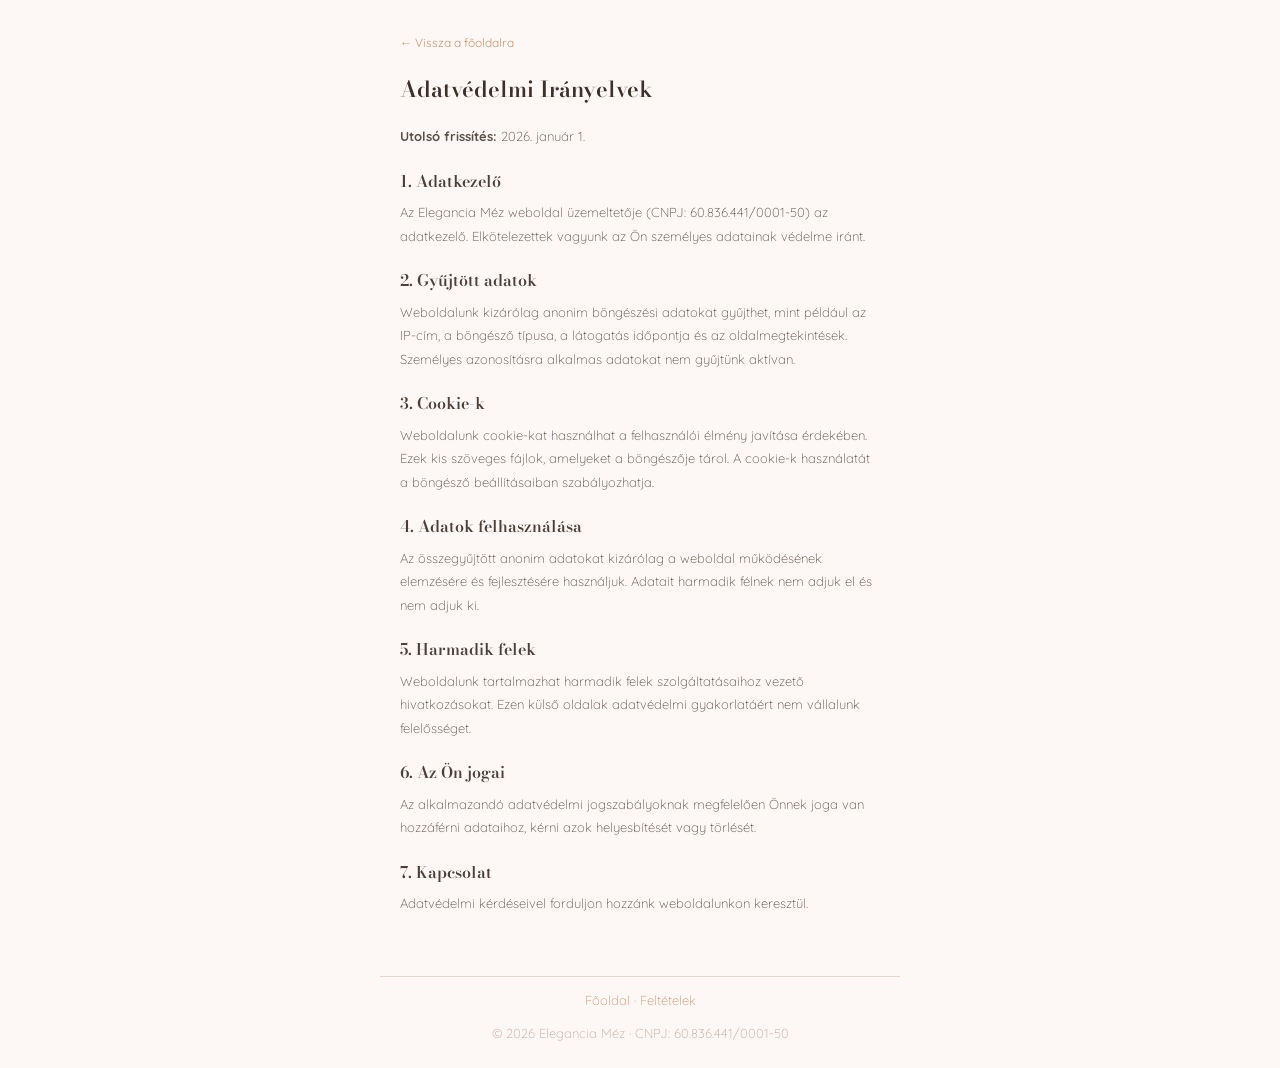
<file: pre5/privacy.html>
<!DOCTYPE html>
<html lang="hu">
<head>
<meta charset="UTF-8">
<meta name="viewport" content="width=device-width, initial-scale=1.0">
<title>Adatvédelmi Irányelvek — Elegancia Méz</title>
<link rel="preconnect" href="https://fonts.googleapis.com">
<link rel="preconnect" href="https://fonts.gstatic.com" crossorigin>
<link href="https://fonts.googleapis.com/css2?family=Bodoni+Moda:wght@400;600&family=Quicksand:wght@300;400&display=swap" rel="stylesheet">
<style>
*{margin:0;padding:0;box-sizing:border-box}
body{font-family:'Quicksand',sans-serif;background:#fdf8f5;color:#5a4f48;line-height:1.8;font-size:14px;-webkit-font-smoothing:antialiased}
.w{max-width:520px;margin:0 auto;padding:30px 20px 50px}
h1{font-family:'Bodoni Moda',serif;font-size:22px;color:#3d2f2a;margin-bottom:16px;font-weight:600}
h2{font-family:'Bodoni Moda',serif;font-size:16px;color:#4a3f3a;margin:18px 0 6px;font-weight:600}
p{margin-bottom:10px;font-weight:300;font-size:13px}
a{color:#c9956f;text-decoration:none}a:hover{text-decoration:underline}
.back{display:inline-block;margin-bottom:16px;font-size:12px;color:#c9956f}
footer{max-width:520px;margin:0 auto;padding:12px 20px;text-align:center;font-size:7.5px;color:#c4a89a;border-top:1px solid #e8d4c8}
</style>
</head>
<body>
<div class="w">
<a href="index.html" class="back">← Vissza a főoldalra</a>
<h1>Adatvédelmi Irányelvek</h1>
<p><strong>Utolsó frissítés:</strong> 2026. január 1.</p>

<h2>1. Adatkezelő</h2>
<p>Az Elegancia Méz weboldal üzemeltetője (CNPJ: 60.836.441/0001-50) az adatkezelő. Elkötelezettek vagyunk az Ön személyes adatainak védelme iránt.</p>

<h2>2. Gyűjtött adatok</h2>
<p>Weboldalunk kizárólag anonim böngészési adatokat gyűjthet, mint például az IP-cím, a böngésző típusa, a látogatás időpontja és az oldalmegtekintések. Személyes azonosításra alkalmas adatokat nem gyűjtünk aktívan.</p>

<h2>3. Cookie-k</h2>
<p>Weboldalunk cookie-kat használhat a felhasználói élmény javítása érdekében. Ezek kis szöveges fájlok, amelyeket a böngészője tárol. A cookie-k használatát a böngésző beállításaiban szabályozhatja.</p>

<h2>4. Adatok felhasználása</h2>
<p>Az összegyűjtött anonim adatokat kizárólag a weboldal működésének elemzésére és fejlesztésére használjuk. Adatait harmadik félnek nem adjuk el és nem adjuk ki.</p>

<h2>5. Harmadik felek</h2>
<p>Weboldalunk tartalmazhat harmadik felek szolgáltatásaihoz vezető hivatkozásokat. Ezen külső oldalak adatvédelmi gyakorlatáért nem vállalunk felelősséget.</p>

<h2>6. Az Ön jogai</h2>
<p>Az alkalmazandó adatvédelmi jogszabályoknak megfelelően Önnek joga van hozzáférni adataihoz, kérni azok helyesbítését vagy törlését.</p>

<h2>7. Kapcsolat</h2>
<p>Adatvédelmi kérdéseivel forduljon hozzánk weboldalunkon keresztül.</p>
</div>
<footer>
<p><a href="index.html">Főoldal</a> · <a href="terms.html">Feltételek</a></p>
<p style="margin-top:2px">© 2026 Elegancia Méz · CNPJ: 60.836.441/0001-50</p>
</footer>
</body>
</html>
</file>
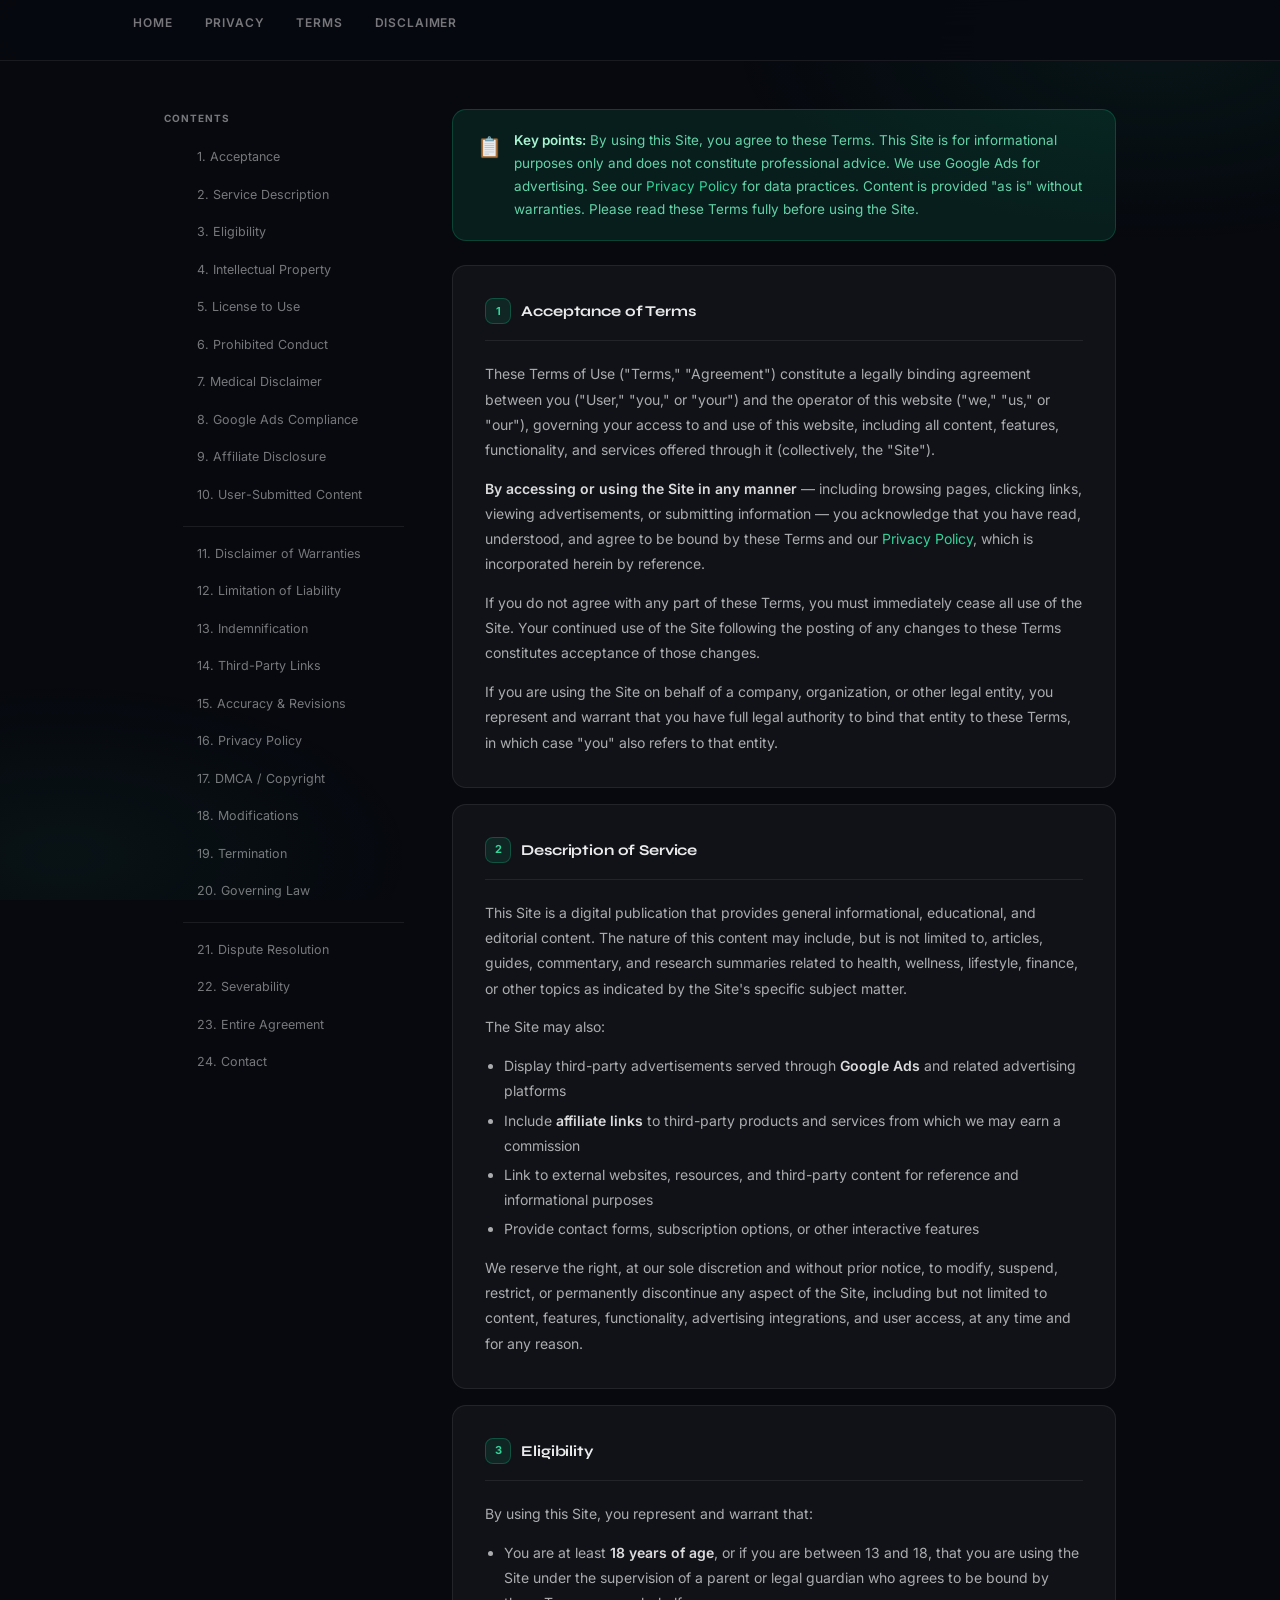
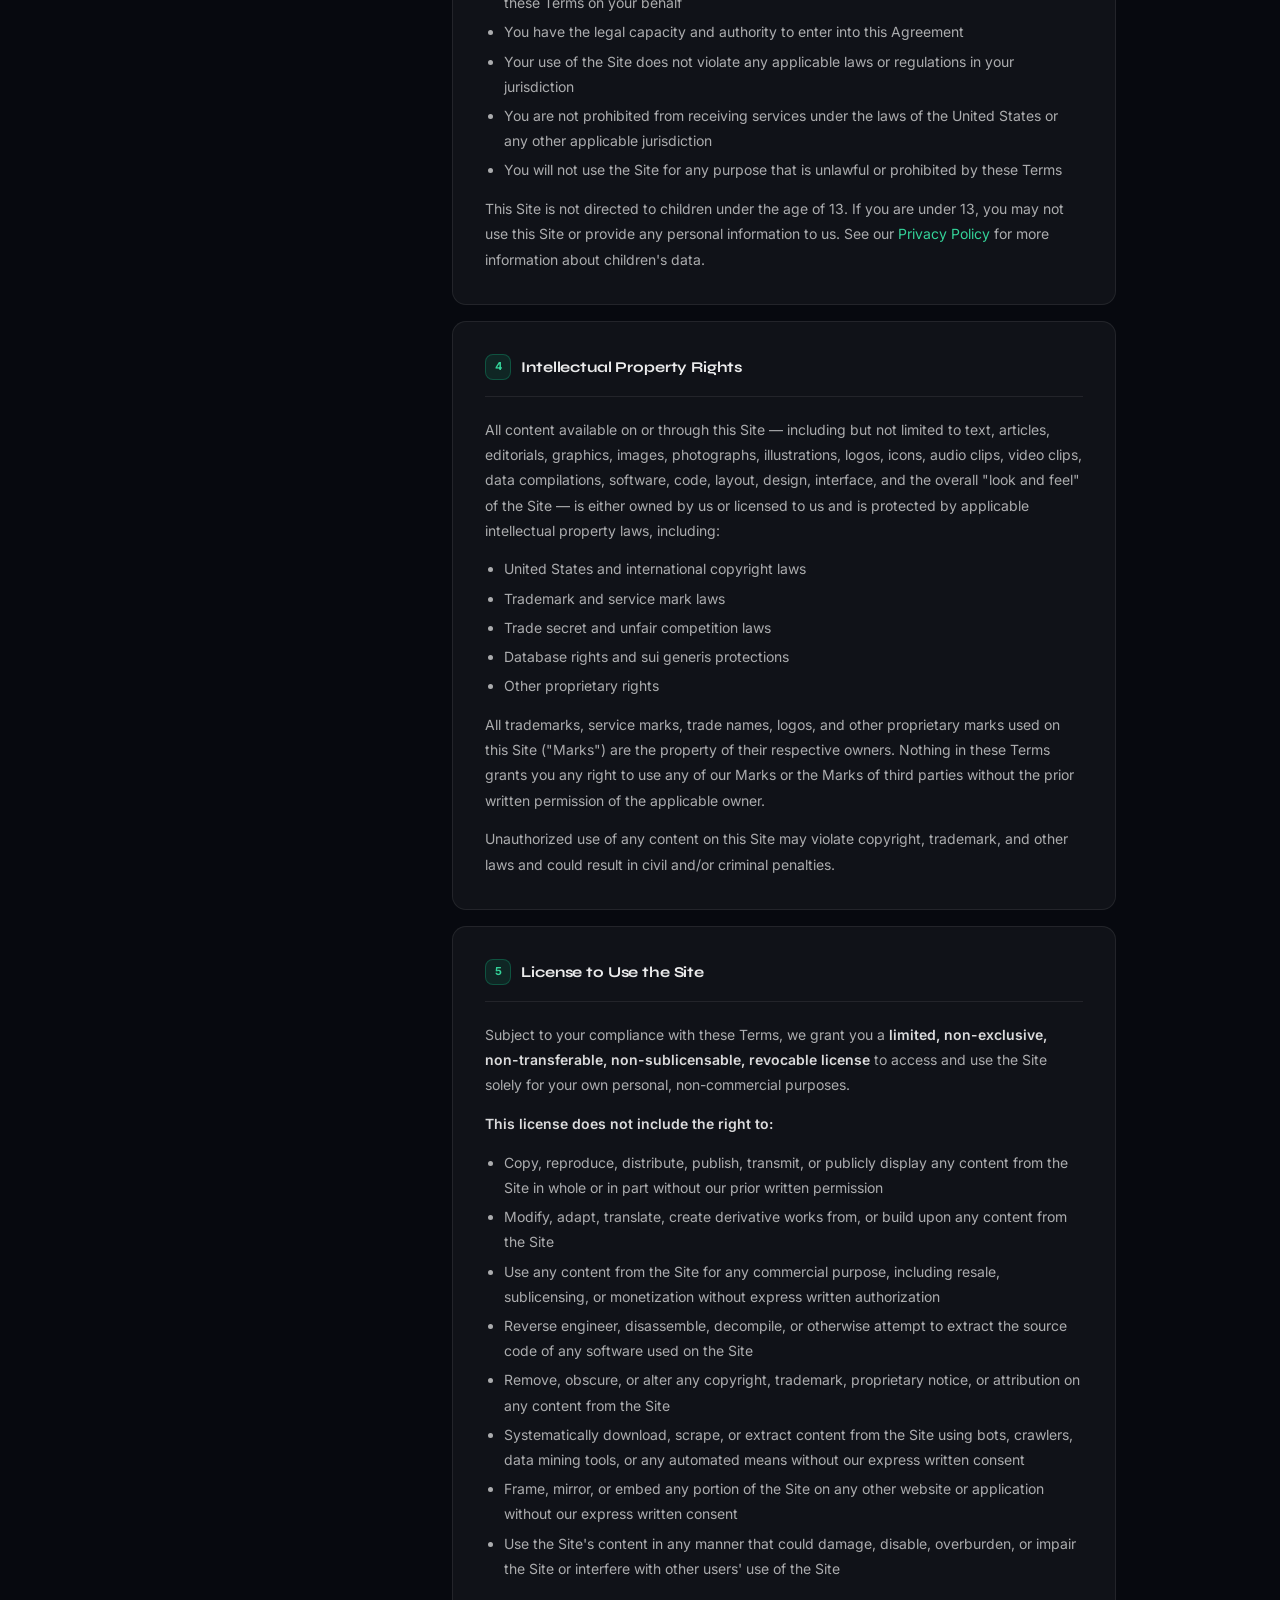
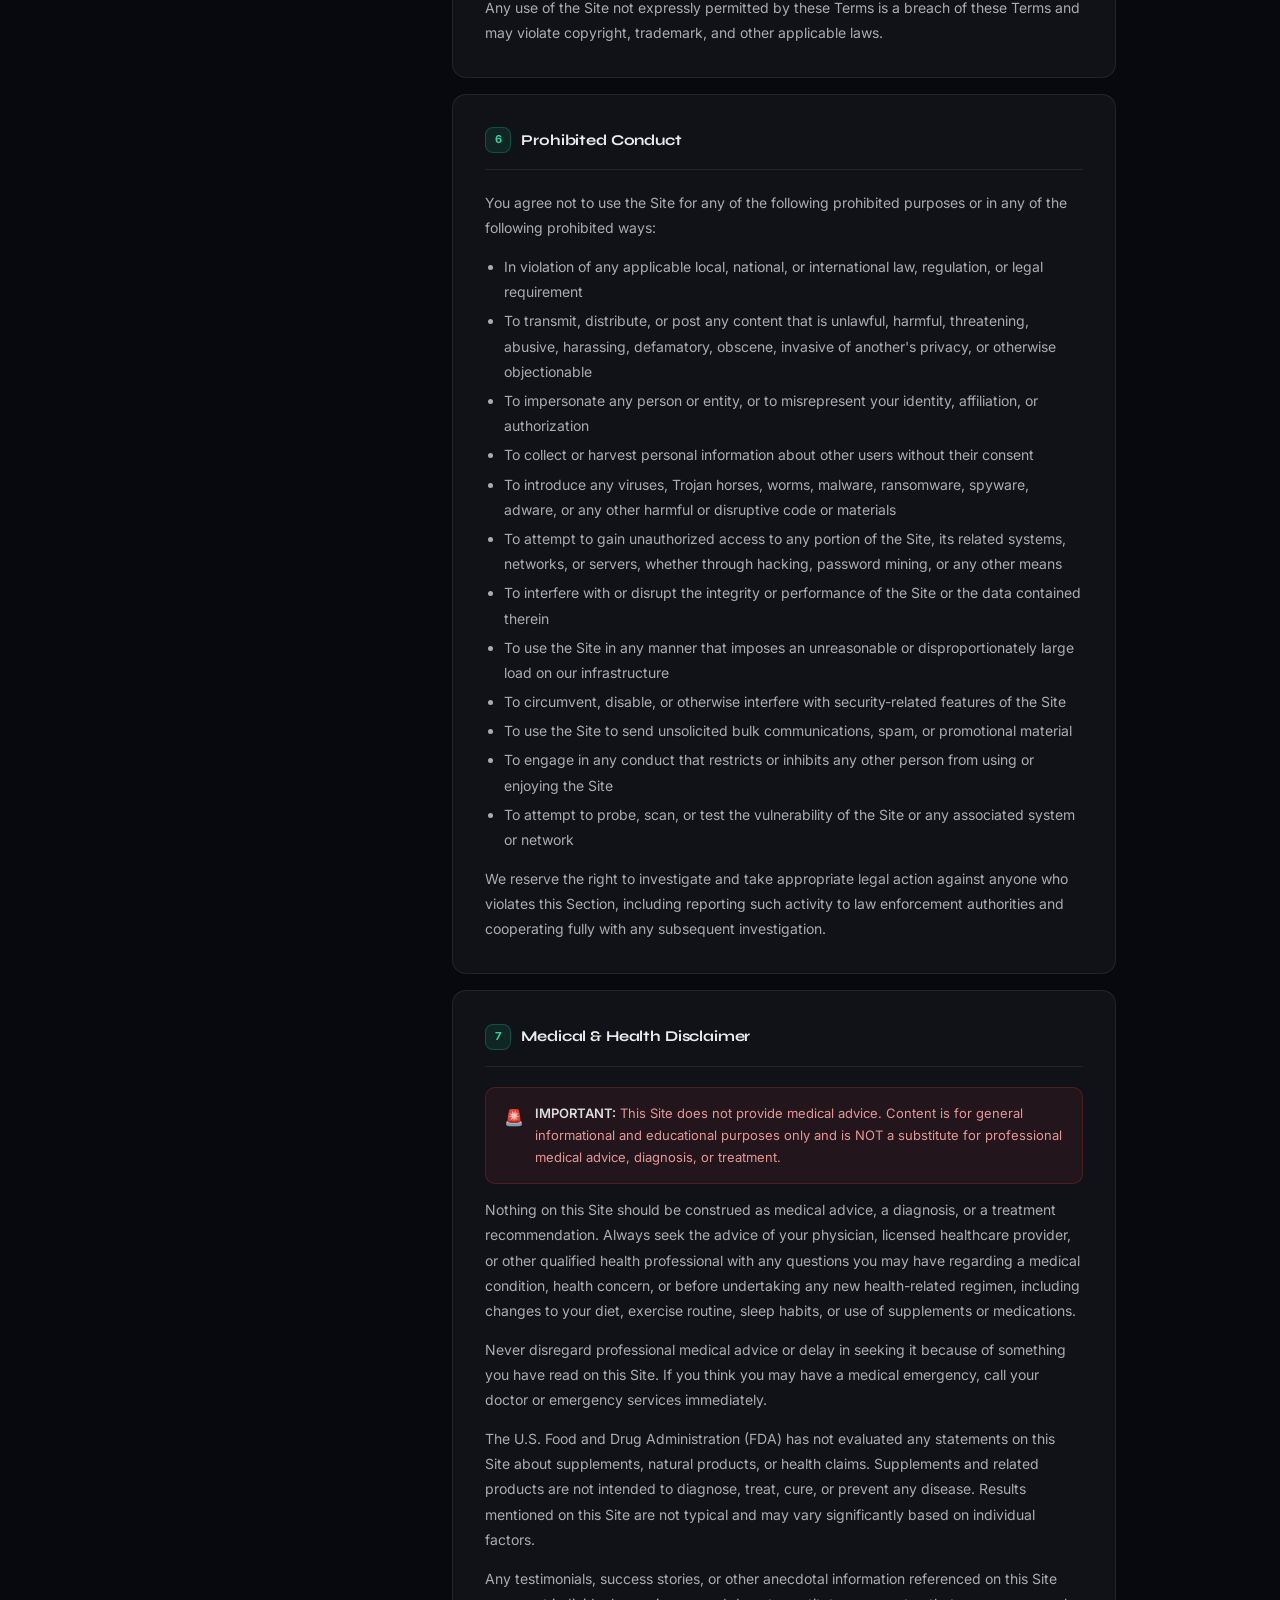
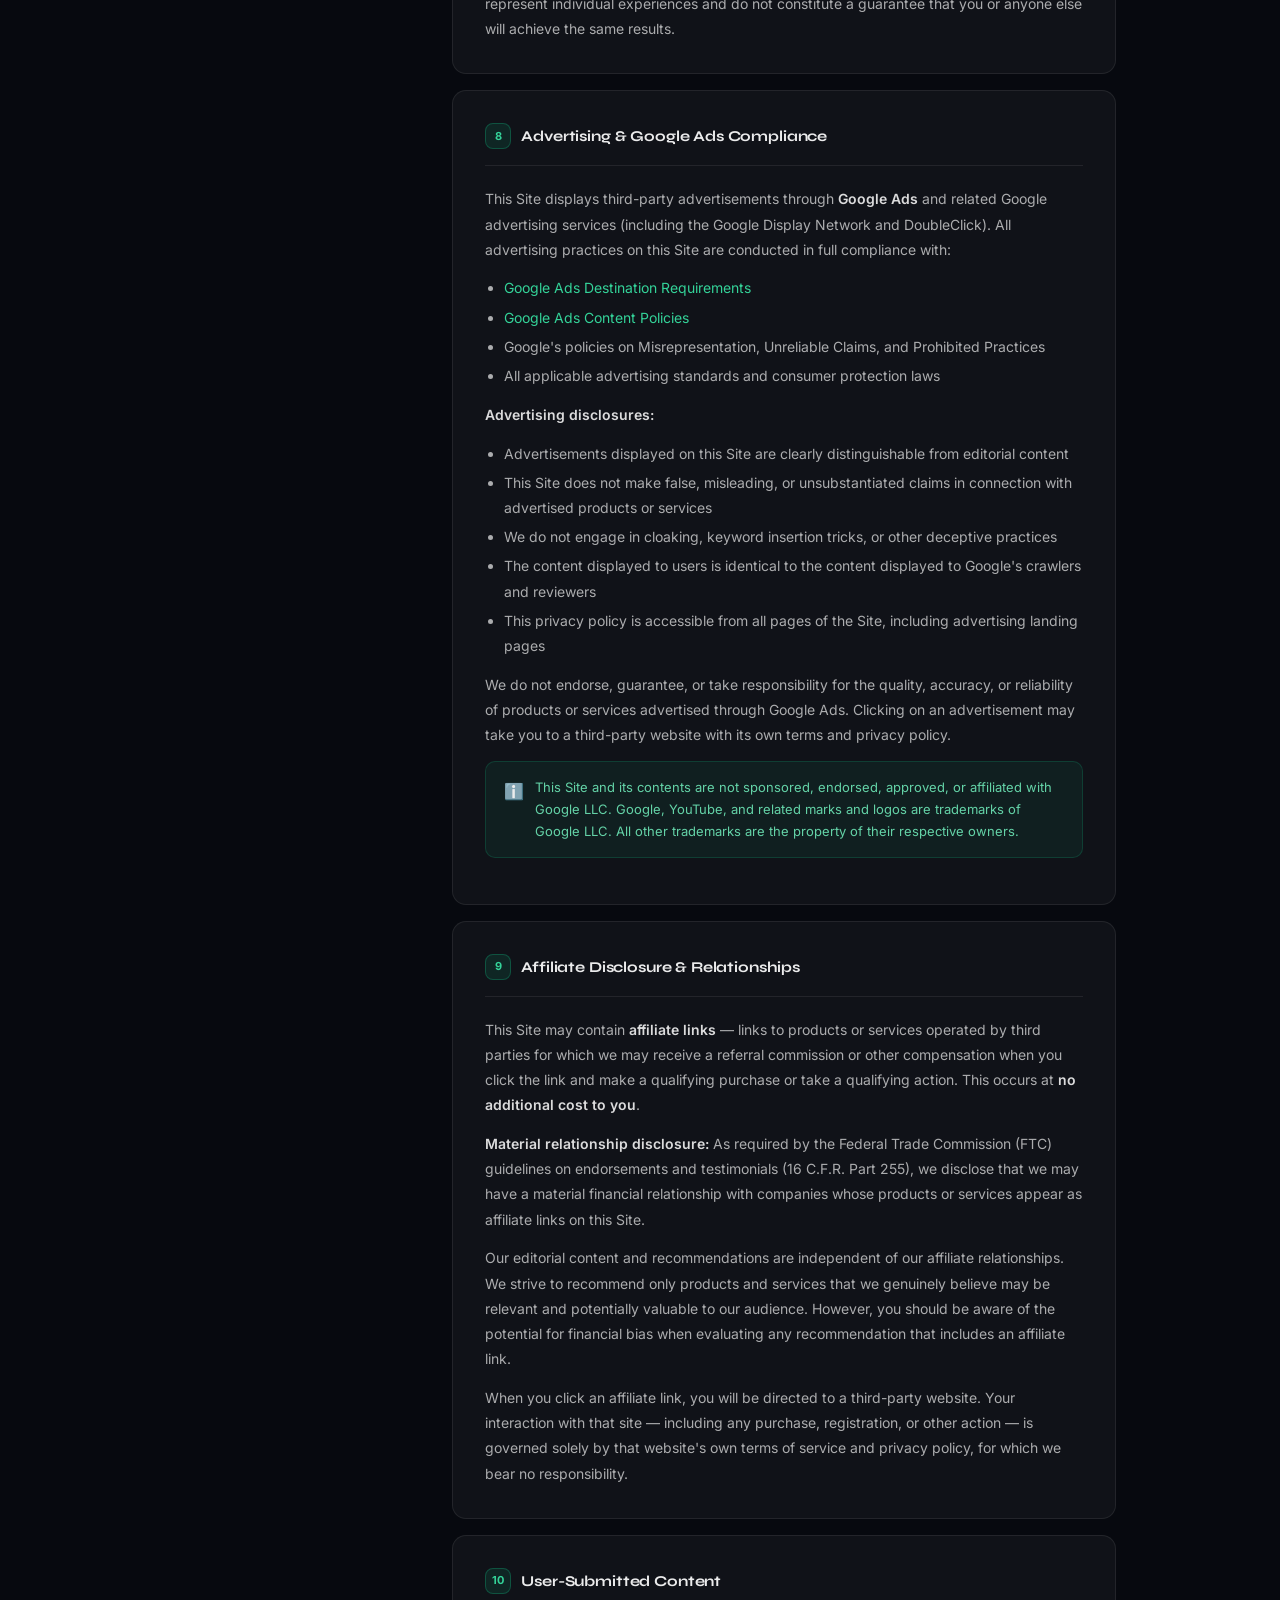
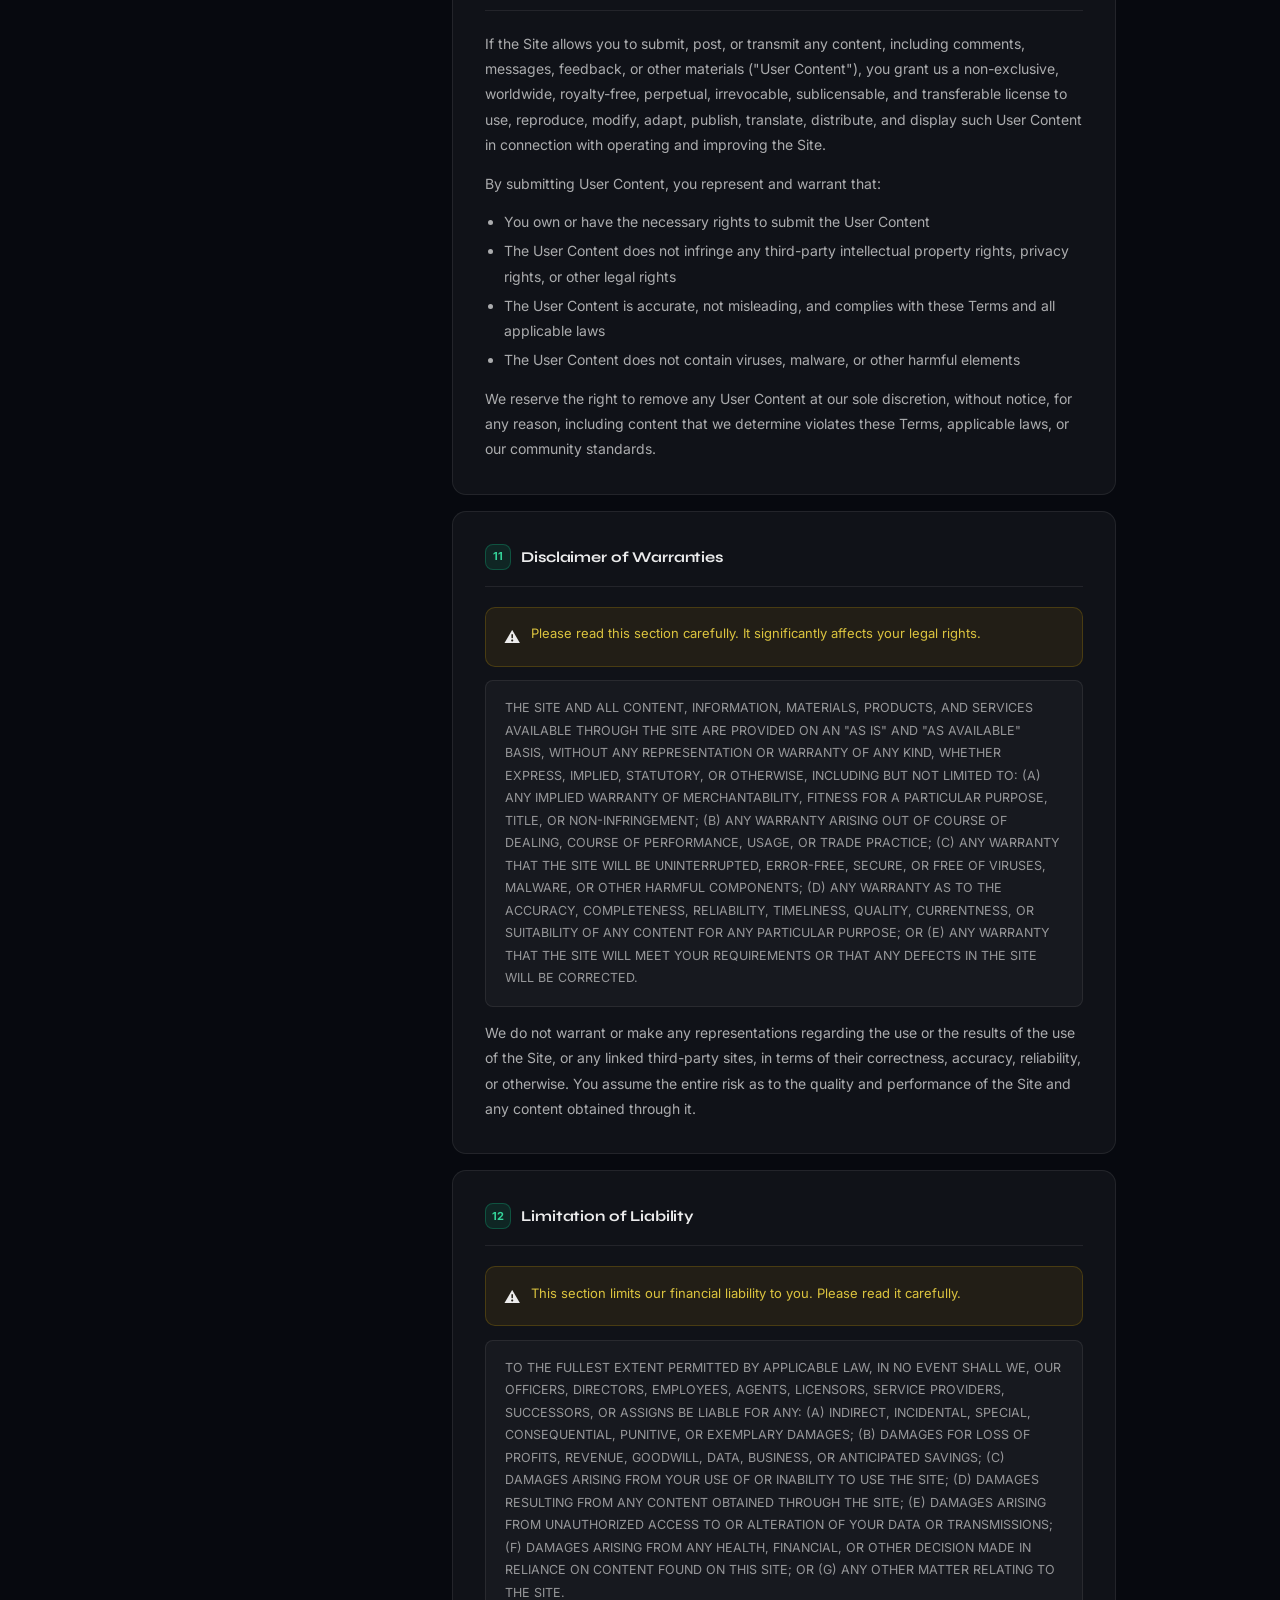
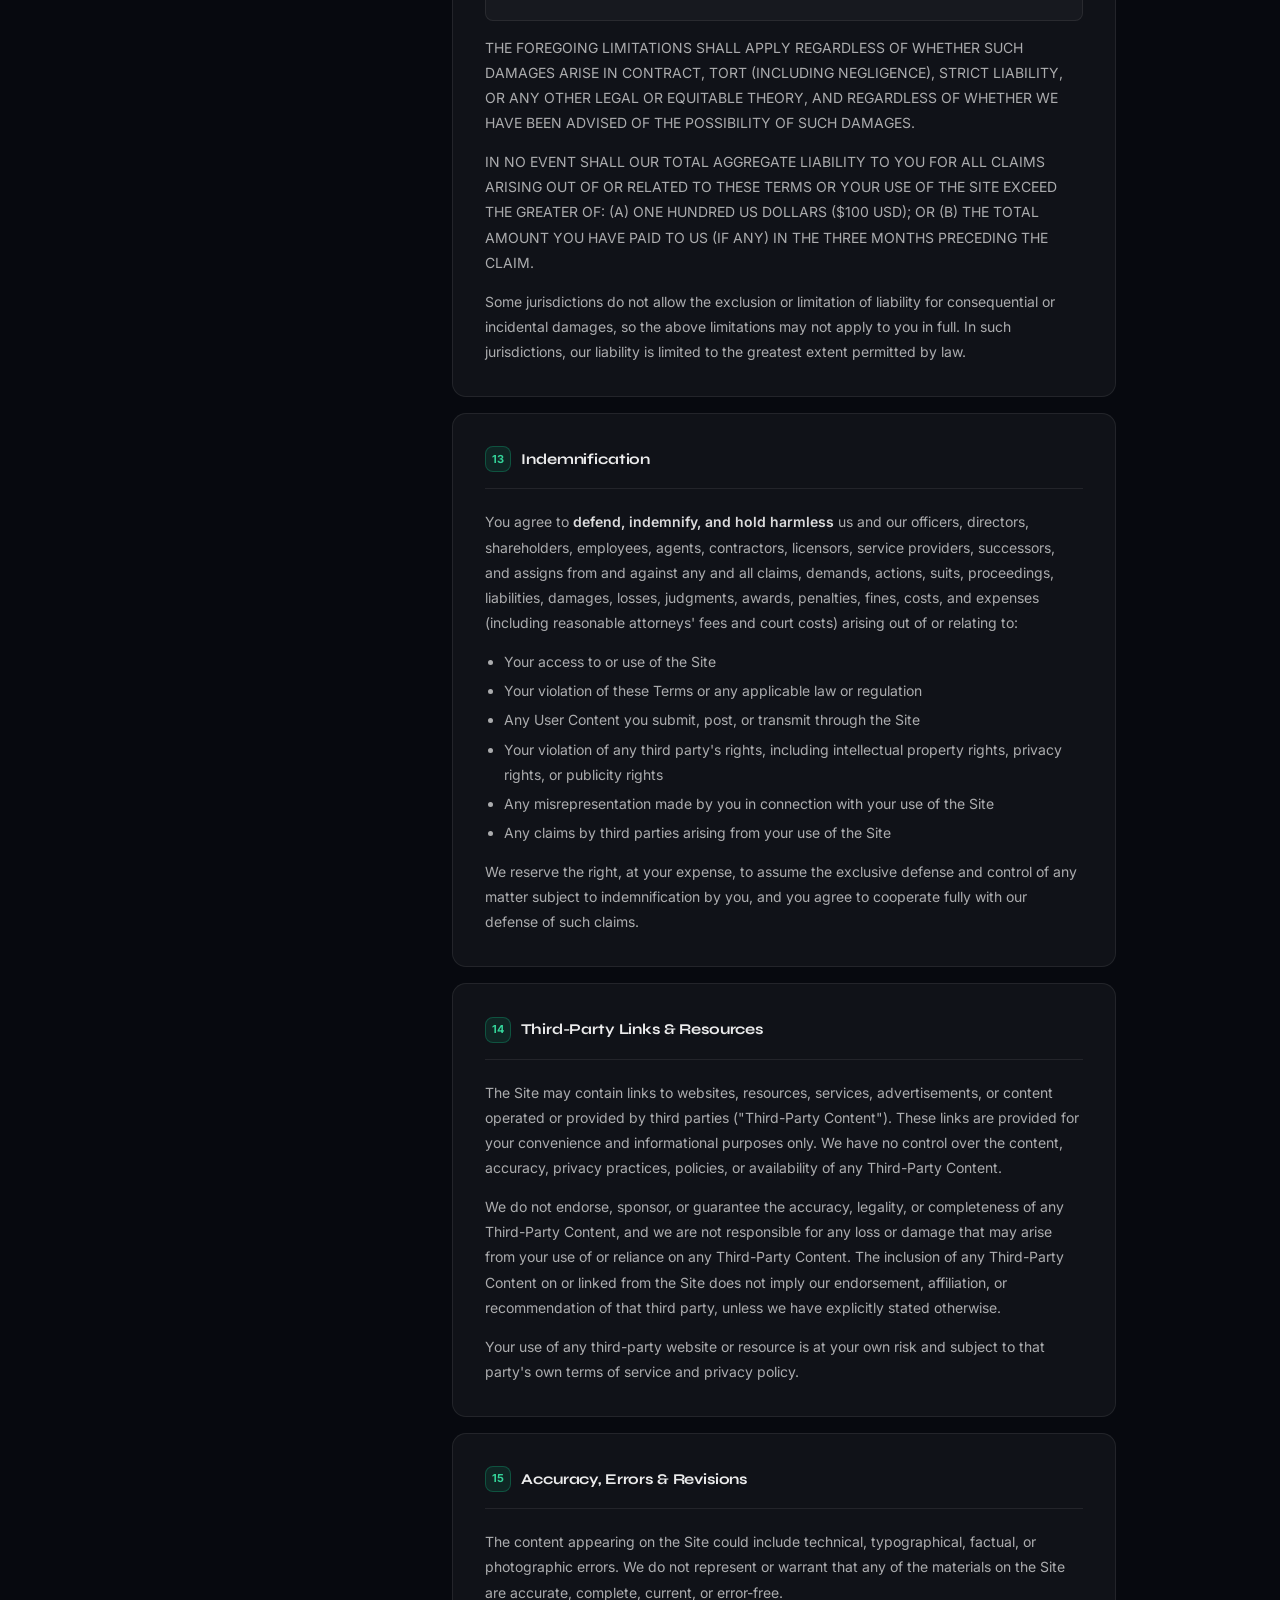
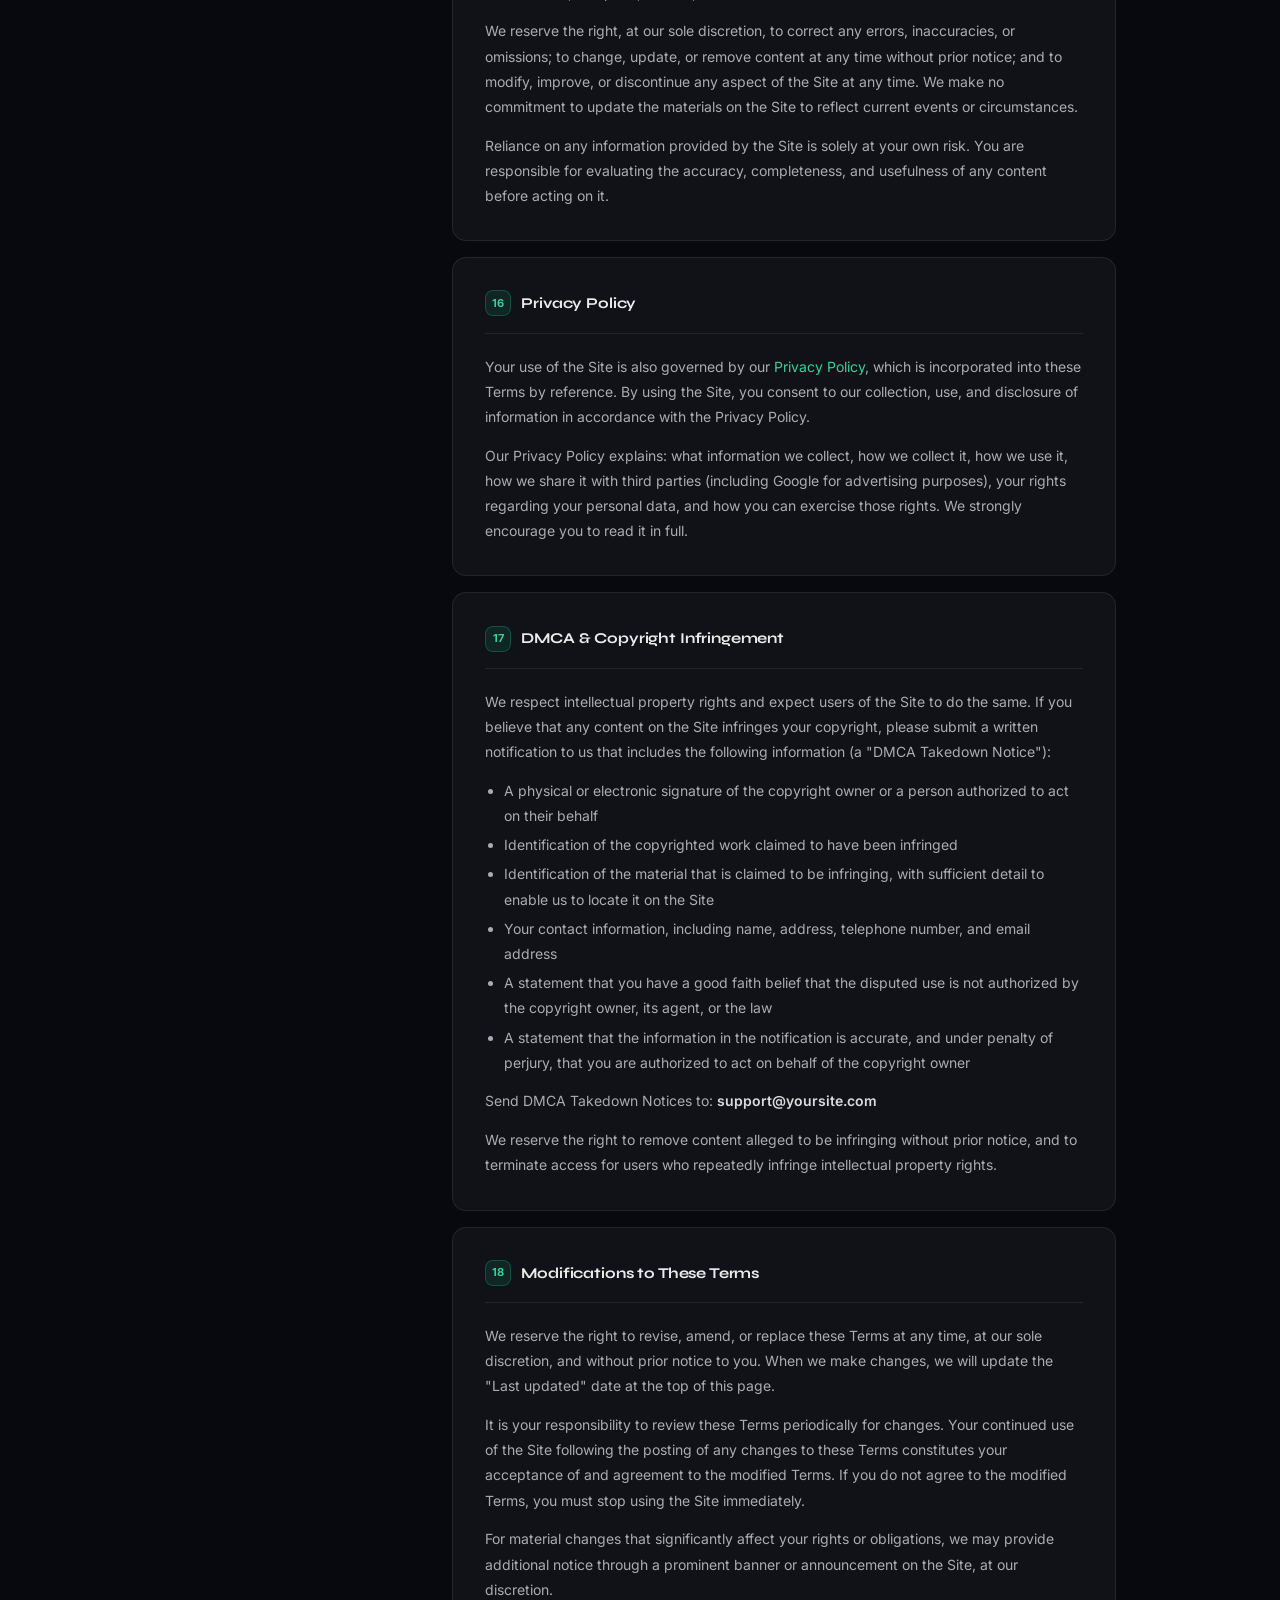
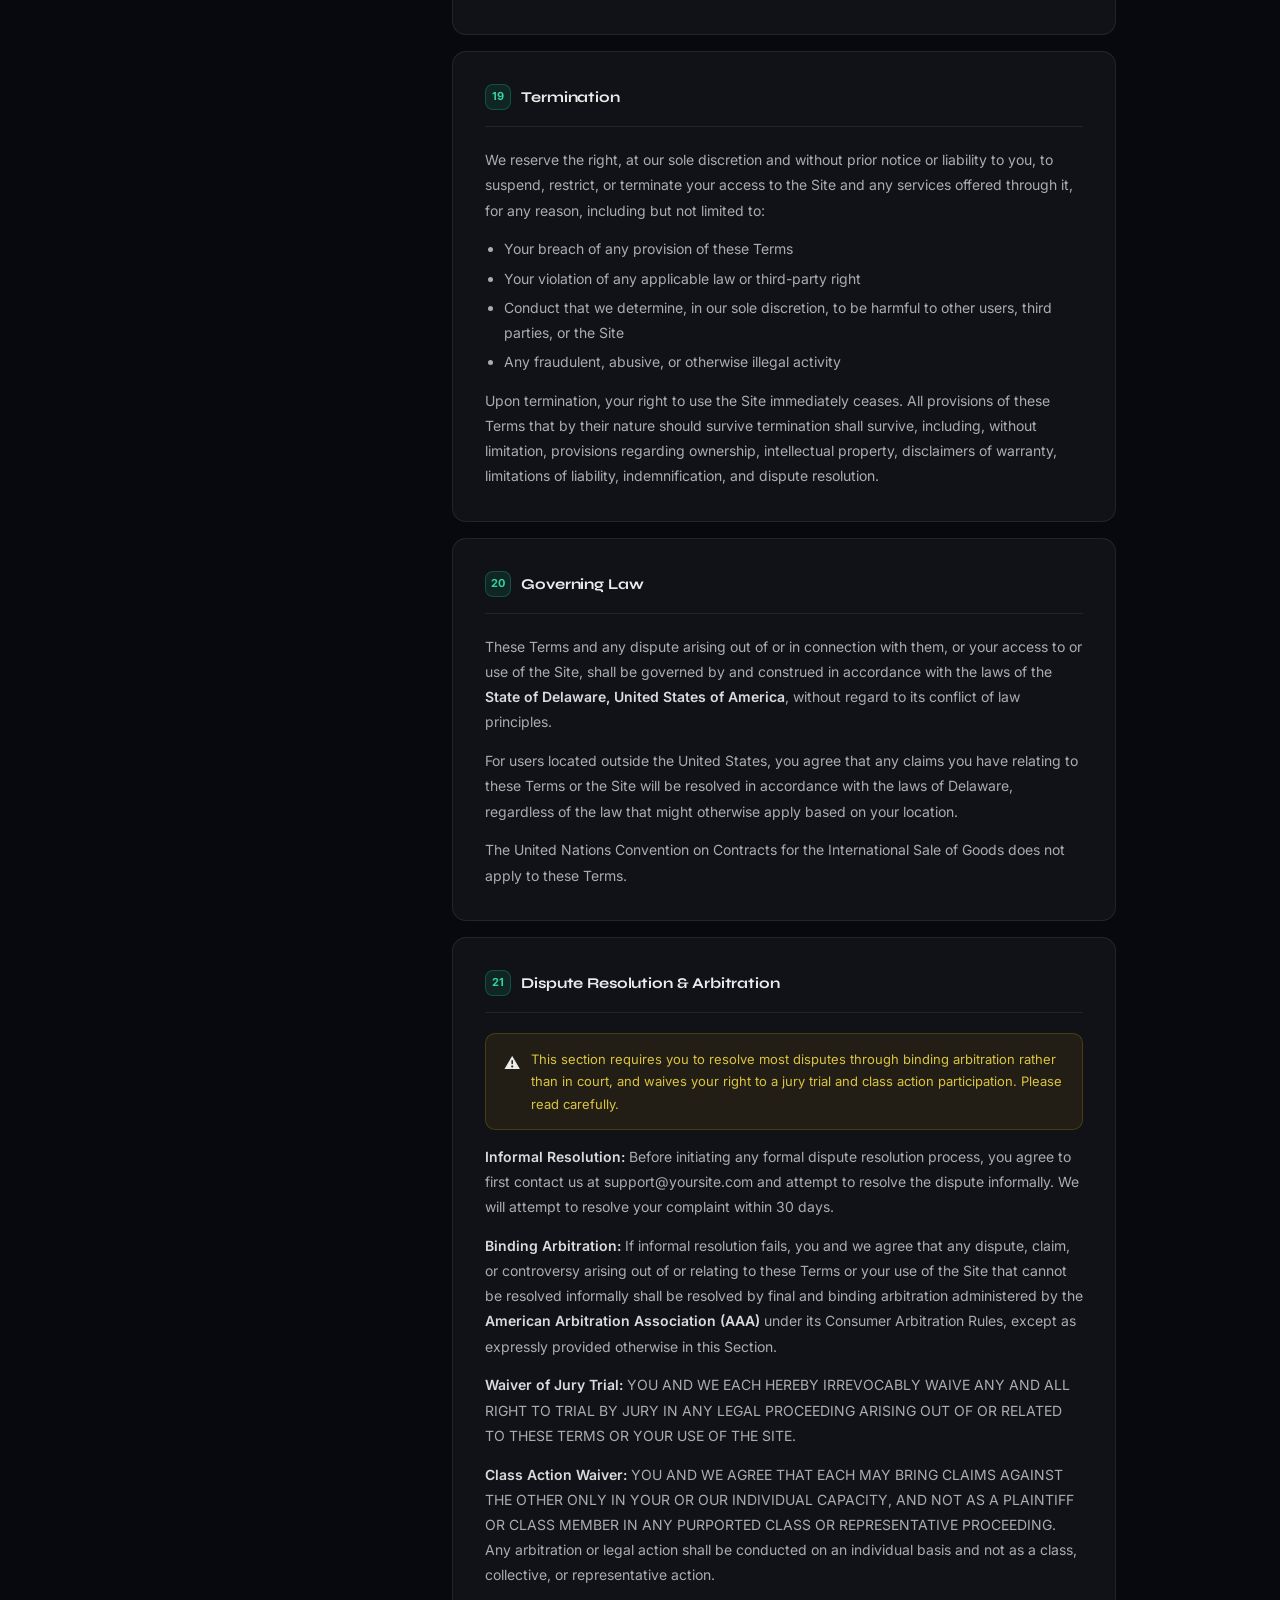
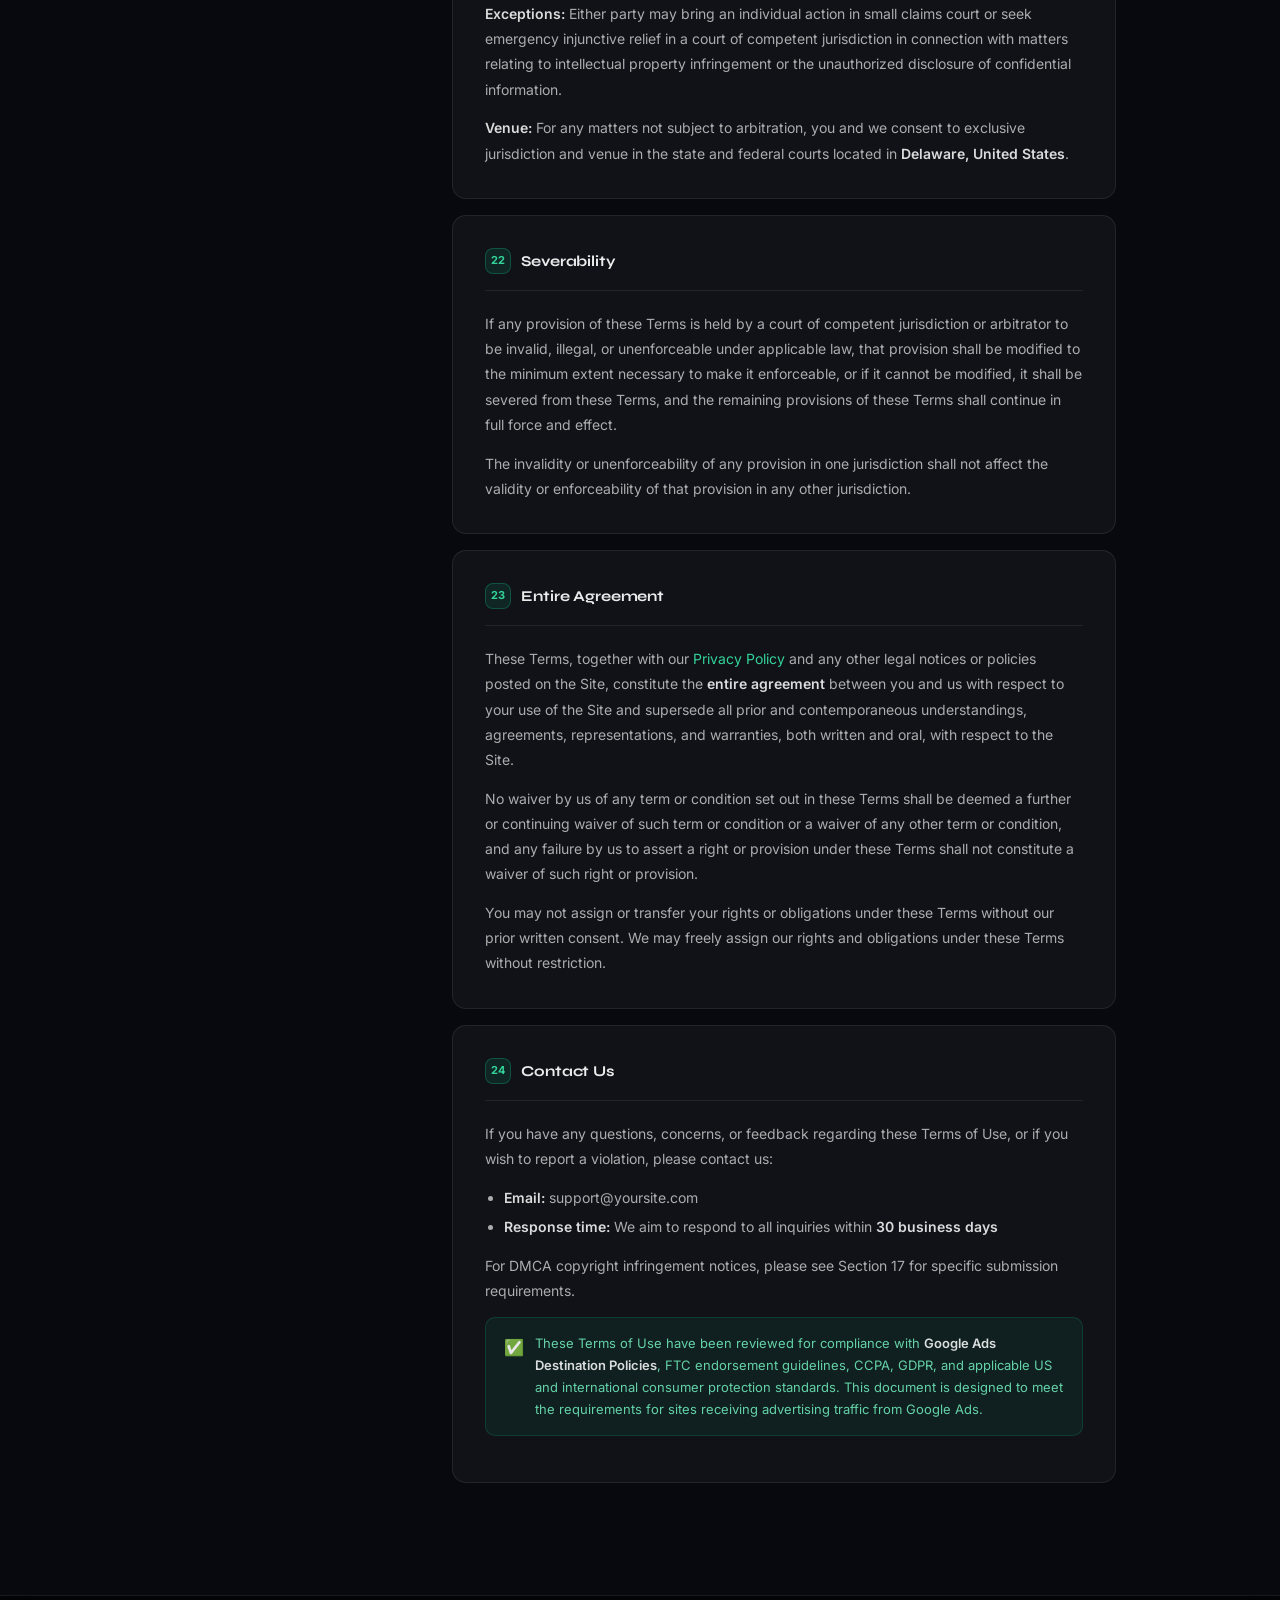
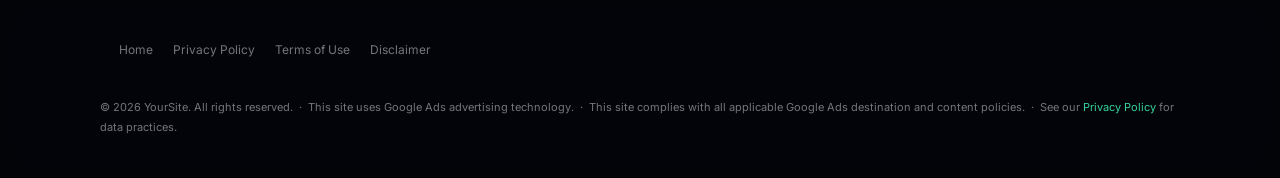
<file: pre5/terms.html>
<!doctype html>
<html lang="en">
  <head>
    <meta charset="UTF-8" />
    <meta name="viewport" content="width=device-width,initial-scale=1.0" />
    <meta name="robots" content="index, follow" />
    <meta
      name="description"
      content="Terms of Use — The rules and conditions governing your use of this website, including intellectual property, disclaimers, and liability limitations."
    />
    <title>Terms of Use</title>
    <link rel="preconnect" href="https://fonts.googleapis.com" />
    <link rel="preconnect" href="https://fonts.gstatic.com" crossorigin />
    <link
      href="https://fonts.googleapis.com/css2?family=Syne:wght@400;600;700;800&family=Inter:wght@300;400;500;600&display=swap"
      rel="stylesheet"
    />
    <style>
      *,
      ::before,
      ::after {
        box-sizing: border-box;
        margin: 0;
        padding: 0;
      }
      :root {
        --bg: #07090f;
        --surface: rgba(255, 255, 255, 0.04);
        --surface2: rgba(255, 255, 255, 0.07);
        --border: rgba(255, 255, 255, 0.08);
        --border2: rgba(255, 255, 255, 0.14);
        --accent: #10b981;
        --accent2: #34d399;
        --accent-glow: rgba(16, 185, 129, 0.12);
        --text: rgba(255, 255, 255, 0.92);
        --muted: rgba(255, 255, 255, 0.45);
        --dim: rgba(255, 255, 255, 0.15);
        --blur: blur(20px) saturate(160%);
        --r: 14px;
      }
      html {
        scroll-behavior: smooth;
      }
      body {
        font-family: "Inter", sans-serif;
        background: var(--bg);
        color: var(--text);
        font-size: 15px;
        line-height: 1.75;
        -webkit-font-smoothing: antialiased;
        min-height: 100vh;
      }
      body::before {
        content: "";
        position: fixed;
        inset: 0;
        background:
          radial-gradient(
            ellipse 60% 40% at 90% 5%,
            rgba(16, 185, 129, 0.07) 0%,
            transparent 55%
          ),
          radial-gradient(
            ellipse 50% 35% at 5% 95%,
            rgba(52, 211, 153, 0.05) 0%,
            transparent 55%
          );
        pointer-events: none;
        z-index: 0;
      }
      #root {
        position: relative;
        z-index: 1;
      }
      a {
        color: var(--accent2);
        text-decoration: none;
        transition: opacity 0.2s;
      }
      a:hover {
        opacity: 0.75;
        text-decoration: underline;
      }
      ::-webkit-scrollbar {
        width: 5px;
      }
      ::-webkit-scrollbar-track {
        background: transparent;
      }
      ::-webkit-scrollbar-thumb {
        background: rgba(255, 255, 255, 0.1);
        border-radius: 99px;
      }

      /* ── NAV ── */
      header {
        position: sticky;
        top: 0;
        z-index: 50;
        background: rgba(7, 9, 15, 0.88);
        backdrop-filter: var(--blur);
        -webkit-backdrop-filter: var(--blur);
        border-bottom: 1px solid var(--border);
        padding: 0 5%;
      }
      .nav-inner {
        max-width: 1080px;
        margin: 0 auto;
        height: 60px;
        display: flex;
        align-items: center;
        justify-content: space-between;
      }
      .logo {
        font-family: "Syne", sans-serif;
        font-weight: 800;
        font-size: 18px;
        color: var(--text);
        letter-spacing: -0.02em;
      }
      .logo em {
        font-style: normal;
        color: var(--accent2);
      }
      .nav-links {
        display: flex;
        gap: 4px;
        list-style: none;
      }
      .nav-links a {
        font-size: 12px;
        font-weight: 600;
        color: var(--muted);
        text-transform: uppercase;
        letter-spacing: 0.07em;
        padding: 6px 14px;
        border-radius: 8px;
        transition: all 0.2s;
        text-decoration: none;
      }
      .nav-links a:hover {
        color: var(--accent2);
        background: var(--accent-glow);
      }

      /* ── PAGE HEADER ── */
      .page-header {
        padding: 4rem 5% 3rem;
        border-bottom: 1px solid var(--border);
        background: linear-gradient(
          180deg,
          rgba(16, 185, 129, 0.04) 0%,
          transparent 100%
        );
      }
      .page-header-inner {
        max-width: 1080px;
        margin: 0 auto;
      }
      .eyebrow {
        display: inline-flex;
        align-items: center;
        gap: 7px;
        font-size: 11px;
        font-weight: 700;
        letter-spacing: 0.1em;
        text-transform: uppercase;
        color: var(--accent2);
        background: var(--accent-glow);
        border: 1px solid rgba(16, 185, 129, 0.25);
        padding: 4px 14px;
        border-radius: 99px;
        margin-bottom: 1.2rem;
      }
      .eyebrow::before {
        content: "";
        width: 5px;
        height: 5px;
        border-radius: 50%;
        background: var(--accent2);
      }
      .page-header h1 {
        font-family: "Syne", sans-serif;
        font-size: clamp(2rem, 5vw, 3rem);
        font-weight: 800;
        line-height: 1.1;
        letter-spacing: -0.02em;
        margin-bottom: 0.75rem;
      }
      .page-header .meta {
        font-size: 13px;
        color: var(--muted);
      }
      .page-header .meta strong {
        color: var(--dim);
      }

      /* ── LAYOUT ── */
      .layout {
        max-width: 1080px;
        margin: 0 auto;
        padding: 3rem 5% 6rem;
        display: grid;
        grid-template-columns: 240px 1fr;
        gap: 3rem;
        align-items: start;
      }

      /* ── SIDEBAR TOC ── */
      .toc {
        position: sticky;
        top: 76px;
      }
      .toc-label {
        font-size: 10px;
        font-weight: 700;
        text-transform: uppercase;
        letter-spacing: 0.1em;
        color: var(--muted);
        margin-bottom: 0.9rem;
      }
      .toc-list {
        list-style: none;
        display: flex;
        flex-direction: column;
        gap: 1px;
      }
      .toc-list a {
        font-size: 12.5px;
        color: var(--muted);
        padding: 5px 12px;
        border-radius: 8px;
        display: block;
        border-left: 2px solid transparent;
        transition: all 0.15s;
        text-decoration: none;
      }
      .toc-list a:hover {
        color: var(--accent2);
        background: var(--accent-glow);
        border-left-color: var(--accent2);
      }
      .toc-divider {
        height: 1px;
        background: var(--border);
        margin: 0.6rem 0;
      }

      /* ── SECTION CARDS ── */
      .sections {
        display: flex;
        flex-direction: column;
        gap: 0;
      }
      .summary-banner {
        background: var(--accent-glow);
        border: 1px solid rgba(16, 185, 129, 0.25);
        border-radius: var(--r);
        padding: 1.2rem 1.5rem;
        margin-bottom: 1.5rem;
        display: flex;
        gap: 0.75rem;
        align-items: flex-start;
      }
      .summary-banner .icon {
        font-size: 20px;
        flex-shrink: 0;
        margin-top: 1px;
      }
      .summary-banner p {
        font-size: 13.5px;
        color: rgba(110, 231, 183, 0.9);
        line-height: 1.7;
        margin: 0;
      }
      .summary-banner strong {
        color: #a7f3d0;
      }

      .sec {
        background: var(--surface);
        border: 1px solid var(--border);
        border-radius: var(--r);
        padding: 2rem;
        margin-bottom: 1rem;
        scroll-margin-top: 76px;
        transition: border-color 0.2s;
      }
      .sec:hover {
        border-color: var(--border2);
      }
      .sec-header {
        display: flex;
        align-items: center;
        gap: 0.65rem;
        margin-bottom: 1.25rem;
        padding-bottom: 1rem;
        border-bottom: 1px solid var(--border);
      }
      .sec-num {
        display: inline-flex;
        width: 26px;
        height: 26px;
        background: var(--accent-glow);
        color: var(--accent2);
        border: 1px solid rgba(16, 185, 129, 0.3);
        border-radius: 8px;
        font-size: 11px;
        font-weight: 700;
        align-items: center;
        justify-content: center;
        flex-shrink: 0;
      }
      .sec h2 {
        font-family: "Syne", sans-serif;
        font-size: 15px;
        font-weight: 700;
        color: var(--text);
        letter-spacing: -0.01em;
      }
      p {
        font-size: 14px;
        line-height: 1.8;
        color: rgba(255, 255, 255, 0.65);
        margin-bottom: 0.85rem;
      }
      p:last-child {
        margin-bottom: 0;
      }
      ul,
      ol {
        padding-left: 1.2rem;
        margin-bottom: 0.85rem;
      }
      li {
        font-size: 14px;
        line-height: 1.8;
        color: rgba(255, 255, 255, 0.65);
        margin-bottom: 0.25rem;
      }
      li strong,
      p strong {
        color: rgba(255, 255, 255, 0.85);
        font-weight: 600;
      }
      .callout {
        border-radius: 10px;
        padding: 0.9rem 1.1rem;
        margin: 0.85rem 0;
        display: flex;
        gap: 0.7rem;
        align-items: flex-start;
      }
      .callout .ci {
        font-size: 16px;
        flex-shrink: 0;
        margin-top: 1px;
      }
      .callout p {
        margin: 0;
        font-size: 13px;
        line-height: 1.7;
      }
      .callout-info {
        background: rgba(16, 185, 129, 0.08);
        border: 1px solid rgba(16, 185, 129, 0.2);
      }
      .callout-info p {
        color: rgba(110, 231, 183, 0.9);
      }
      .callout-warn {
        background: rgba(234, 179, 8, 0.08);
        border: 1px solid rgba(234, 179, 8, 0.2);
      }
      .callout-warn p {
        color: rgba(253, 224, 71, 0.85);
      }
      .callout-red {
        background: rgba(239, 68, 68, 0.08);
        border: 1px solid rgba(239, 68, 68, 0.2);
      }
      .callout-red p {
        color: rgba(252, 165, 165, 0.9);
      }
      .caps {
        font-size: 12.5px;
        line-height: 1.8;
        color: rgba(255, 255, 255, 0.55);
        background: rgba(255, 255, 255, 0.03);
        border: 1px solid var(--border);
        border-radius: 8px;
        padding: 1rem 1.2rem;
        margin: 0.85rem 0;
      }
      footer {
        background: rgba(0, 0, 0, 0.5);
        backdrop-filter: var(--blur);
        border-top: 1px solid var(--border);
        padding: 2.5rem 5%;
      }
      .footer-inner {
        max-width: 1080px;
        margin: 0 auto;
        display: flex;
        justify-content: space-between;
        align-items: center;
        flex-wrap: wrap;
        gap: 1rem;
      }
      .footer-logo {
        font-family: "Syne", sans-serif;
        font-weight: 800;
        font-size: 16px;
      }
      .footer-logo em {
        font-style: normal;
        color: var(--accent2);
      }
      .footer-links {
        display: flex;
        gap: 1.25rem;
        list-style: none;
      }
      .footer-links a {
        font-size: 12px;
        color: var(--muted);
      }
      .footer-links a:hover {
        color: var(--accent2);
      }
      .footer-copy {
        font-size: 11px;
        color: var(--muted);
        width: 100%;
        margin-top: 0.5rem;
      }
      @media (max-width: 780px) {
        .layout {
          grid-template-columns: 1fr;
        }
        .toc {
          display: none;
        }
      }
    </style>
  </head>
  <body>
    <div id="root">
      <header>
        <div class="nav-inner">
          <ul class="nav-links">
            <li><a href="index.html">Home</a></li>
            <li><a href="privacy.html">Privacy</a></li>
            <li><a href="terms.html">Terms</a></li>
            <li><a href="disclaimer.html">Disclaimer</a></li>
          </ul>
        </div>
      </header>

      <div class="layout">
        <aside class="toc">
          <p class="toc-label">Contents</p>
          <ul class="toc-list">
            <li><a href="#t1">1. Acceptance</a></li>
            <li><a href="#t2">2. Service Description</a></li>
            <li><a href="#t3">3. Eligibility</a></li>
            <li><a href="#t4">4. Intellectual Property</a></li>
            <li><a href="#t5">5. License to Use</a></li>
            <li><a href="#t6">6. Prohibited Conduct</a></li>
            <li><a href="#t7">7. Medical Disclaimer</a></li>
            <li><a href="#t8">8. Google Ads Compliance</a></li>
            <li><a href="#t9">9. Affiliate Disclosure</a></li>
            <li><a href="#t10">10. User-Submitted Content</a></li>
            <div class="toc-divider"></div>
            <li><a href="#t11">11. Disclaimer of Warranties</a></li>
            <li><a href="#t12">12. Limitation of Liability</a></li>
            <li><a href="#t13">13. Indemnification</a></li>
            <li><a href="#t14">14. Third-Party Links</a></li>
            <li><a href="#t15">15. Accuracy &amp; Revisions</a></li>
            <li><a href="#t16">16. Privacy Policy</a></li>
            <li><a href="#t17">17. DMCA / Copyright</a></li>
            <li><a href="#t18">18. Modifications</a></li>
            <li><a href="#t19">19. Termination</a></li>
            <li><a href="#t20">20. Governing Law</a></li>
            <div class="toc-divider"></div>
            <li><a href="#t21">21. Dispute Resolution</a></li>
            <li><a href="#t22">22. Severability</a></li>
            <li><a href="#t23">23. Entire Agreement</a></li>
            <li><a href="#t24">24. Contact</a></li>
          </ul>
        </aside>

        <main class="sections">
          <div class="summary-banner">
            <div class="icon">📋</div>
            <p>
              <strong>Key points:</strong> By using this Site, you agree to
              these Terms. This Site is for informational purposes only and does
              not constitute professional advice. We use Google Ads for
              advertising. See our <a href="privacy.html">Privacy Policy</a> for
              data practices. Content is provided "as is" without warranties.
              Please read these Terms fully before using the Site.
            </p>
          </div>

          <div class="sec" id="t1">
            <div class="sec-header">
              <span class="sec-num">1</span>
              <h2>Acceptance of Terms</h2>
            </div>
            <p>
              These Terms of Use ("Terms," "Agreement") constitute a legally
              binding agreement between you ("User," "you," or "your") and the
              operator of this website ("we," "us," or "our"), governing your
              access to and use of this website, including all content,
              features, functionality, and services offered through it
              (collectively, the "Site").
            </p>
            <p>
              <strong>By accessing or using the Site in any manner</strong> —
              including browsing pages, clicking links, viewing advertisements,
              or submitting information — you acknowledge that you have read,
              understood, and agree to be bound by these Terms and our
              <a href="privacy.html">Privacy Policy</a>, which is incorporated
              herein by reference.
            </p>
            <p>
              If you do not agree with any part of these Terms, you must
              immediately cease all use of the Site. Your continued use of the
              Site following the posting of any changes to these Terms
              constitutes acceptance of those changes.
            </p>
            <p>
              If you are using the Site on behalf of a company, organization, or
              other legal entity, you represent and warrant that you have full
              legal authority to bind that entity to these Terms, in which case
              "you" also refers to that entity.
            </p>
          </div>

          <div class="sec" id="t2">
            <div class="sec-header">
              <span class="sec-num">2</span>
              <h2>Description of Service</h2>
            </div>
            <p>
              This Site is a digital publication that provides general
              informational, educational, and editorial content. The nature of
              this content may include, but is not limited to, articles, guides,
              commentary, and research summaries related to health, wellness,
              lifestyle, finance, or other topics as indicated by the Site's
              specific subject matter.
            </p>
            <p>The Site may also:</p>
            <ul>
              <li>
                Display third-party advertisements served through
                <strong>Google Ads</strong> and related advertising platforms
              </li>
              <li>
                Include <strong>affiliate links</strong> to third-party products
                and services from which we may earn a commission
              </li>
              <li>
                Link to external websites, resources, and third-party content
                for reference and informational purposes
              </li>
              <li>
                Provide contact forms, subscription options, or other
                interactive features
              </li>
            </ul>
            <p>
              We reserve the right, at our sole discretion and without prior
              notice, to modify, suspend, restrict, or permanently discontinue
              any aspect of the Site, including but not limited to content,
              features, functionality, advertising integrations, and user
              access, at any time and for any reason.
            </p>
          </div>

          <div class="sec" id="t3">
            <div class="sec-header">
              <span class="sec-num">3</span>
              <h2>Eligibility</h2>
            </div>
            <p>By using this Site, you represent and warrant that:</p>
            <ul>
              <li>
                You are at least <strong>18 years of age</strong>, or if you are
                between 13 and 18, that you are using the Site under the
                supervision of a parent or legal guardian who agrees to be bound
                by these Terms on your behalf
              </li>
              <li>
                You have the legal capacity and authority to enter into this
                Agreement
              </li>
              <li>
                Your use of the Site does not violate any applicable laws or
                regulations in your jurisdiction
              </li>
              <li>
                You are not prohibited from receiving services under the laws of
                the United States or any other applicable jurisdiction
              </li>
              <li>
                You will not use the Site for any purpose that is unlawful or
                prohibited by these Terms
              </li>
            </ul>
            <p>
              This Site is not directed to children under the age of 13. If you
              are under 13, you may not use this Site or provide any personal
              information to us. See our
              <a href="privacy.html">Privacy Policy</a> for more information
              about children's data.
            </p>
          </div>

          <div class="sec" id="t4">
            <div class="sec-header">
              <span class="sec-num">4</span>
              <h2>Intellectual Property Rights</h2>
            </div>
            <p>
              All content available on or through this Site — including but not
              limited to text, articles, editorials, graphics, images,
              photographs, illustrations, logos, icons, audio clips, video
              clips, data compilations, software, code, layout, design,
              interface, and the overall "look and feel" of the Site — is either
              owned by us or licensed to us and is protected by applicable
              intellectual property laws, including:
            </p>
            <ul>
              <li>United States and international copyright laws</li>
              <li>Trademark and service mark laws</li>
              <li>Trade secret and unfair competition laws</li>
              <li>Database rights and sui generis protections</li>
              <li>Other proprietary rights</li>
            </ul>
            <p>
              All trademarks, service marks, trade names, logos, and other
              proprietary marks used on this Site ("Marks") are the property of
              their respective owners. Nothing in these Terms grants you any
              right to use any of our Marks or the Marks of third parties
              without the prior written permission of the applicable owner.
            </p>
            <p>
              Unauthorized use of any content on this Site may violate
              copyright, trademark, and other laws and could result in civil
              and/or criminal penalties.
            </p>
          </div>

          <div class="sec" id="t5">
            <div class="sec-header">
              <span class="sec-num">5</span>
              <h2>License to Use the Site</h2>
            </div>
            <p>
              Subject to your compliance with these Terms, we grant you a
              <strong
                >limited, non-exclusive, non-transferable, non-sublicensable,
                revocable license</strong
              >
              to access and use the Site solely for your own personal,
              non-commercial purposes.
            </p>
            <p><strong>This license does not include the right to:</strong></p>
            <ul>
              <li>
                Copy, reproduce, distribute, publish, transmit, or publicly
                display any content from the Site in whole or in part without
                our prior written permission
              </li>
              <li>
                Modify, adapt, translate, create derivative works from, or build
                upon any content from the Site
              </li>
              <li>
                Use any content from the Site for any commercial purpose,
                including resale, sublicensing, or monetization without express
                written authorization
              </li>
              <li>
                Reverse engineer, disassemble, decompile, or otherwise attempt
                to extract the source code of any software used on the Site
              </li>
              <li>
                Remove, obscure, or alter any copyright, trademark, proprietary
                notice, or attribution on any content from the Site
              </li>
              <li>
                Systematically download, scrape, or extract content from the
                Site using bots, crawlers, data mining tools, or any automated
                means without our express written consent
              </li>
              <li>
                Frame, mirror, or embed any portion of the Site on any other
                website or application without our express written consent
              </li>
              <li>
                Use the Site's content in any manner that could damage, disable,
                overburden, or impair the Site or interfere with other users'
                use of the Site
              </li>
            </ul>
            <p>
              Any use of the Site not expressly permitted by these Terms is a
              breach of these Terms and may violate copyright, trademark, and
              other applicable laws.
            </p>
          </div>

          <div class="sec" id="t6">
            <div class="sec-header">
              <span class="sec-num">6</span>
              <h2>Prohibited Conduct</h2>
            </div>
            <p>
              You agree not to use the Site for any of the following prohibited
              purposes or in any of the following prohibited ways:
            </p>
            <ul>
              <li>
                In violation of any applicable local, national, or international
                law, regulation, or legal requirement
              </li>
              <li>
                To transmit, distribute, or post any content that is unlawful,
                harmful, threatening, abusive, harassing, defamatory, obscene,
                invasive of another's privacy, or otherwise objectionable
              </li>
              <li>
                To impersonate any person or entity, or to misrepresent your
                identity, affiliation, or authorization
              </li>
              <li>
                To collect or harvest personal information about other users
                without their consent
              </li>
              <li>
                To introduce any viruses, Trojan horses, worms, malware,
                ransomware, spyware, adware, or any other harmful or disruptive
                code or materials
              </li>
              <li>
                To attempt to gain unauthorized access to any portion of the
                Site, its related systems, networks, or servers, whether through
                hacking, password mining, or any other means
              </li>
              <li>
                To interfere with or disrupt the integrity or performance of the
                Site or the data contained therein
              </li>
              <li>
                To use the Site in any manner that imposes an unreasonable or
                disproportionately large load on our infrastructure
              </li>
              <li>
                To circumvent, disable, or otherwise interfere with
                security-related features of the Site
              </li>
              <li>
                To use the Site to send unsolicited bulk communications, spam,
                or promotional material
              </li>
              <li>
                To engage in any conduct that restricts or inhibits any other
                person from using or enjoying the Site
              </li>
              <li>
                To attempt to probe, scan, or test the vulnerability of the Site
                or any associated system or network
              </li>
            </ul>
            <p>
              We reserve the right to investigate and take appropriate legal
              action against anyone who violates this Section, including
              reporting such activity to law enforcement authorities and
              cooperating fully with any subsequent investigation.
            </p>
          </div>

          <div class="sec" id="t7">
            <div class="sec-header">
              <span class="sec-num">7</span>
              <h2>Medical &amp; Health Disclaimer</h2>
            </div>
            <div class="callout callout-red">
              <span class="ci">🚨</span>
              <p>
                <strong>IMPORTANT:</strong> This Site does not provide medical
                advice. Content is for general informational and educational
                purposes only and is NOT a substitute for professional medical
                advice, diagnosis, or treatment.
              </p>
            </div>
            <p>
              Nothing on this Site should be construed as medical advice, a
              diagnosis, or a treatment recommendation. Always seek the advice
              of your physician, licensed healthcare provider, or other
              qualified health professional with any questions you may have
              regarding a medical condition, health concern, or before
              undertaking any new health-related regimen, including changes to
              your diet, exercise routine, sleep habits, or use of supplements
              or medications.
            </p>
            <p>
              Never disregard professional medical advice or delay in seeking it
              because of something you have read on this Site. If you think you
              may have a medical emergency, call your doctor or emergency
              services immediately.
            </p>
            <p>
              The U.S. Food and Drug Administration (FDA) has not evaluated any
              statements on this Site about supplements, natural products, or
              health claims. Supplements and related products are not intended
              to diagnose, treat, cure, or prevent any disease. Results
              mentioned on this Site are not typical and may vary significantly
              based on individual factors.
            </p>
            <p>
              Any testimonials, success stories, or other anecdotal information
              referenced on this Site represent individual experiences and do
              not constitute a guarantee that you or anyone else will achieve
              the same results.
            </p>
          </div>

          <div class="sec" id="t8">
            <div class="sec-header">
              <span class="sec-num">8</span>
              <h2>Advertising &amp; Google Ads Compliance</h2>
            </div>
            <p>
              This Site displays third-party advertisements through
              <strong>Google Ads</strong> and related Google advertising
              services (including the Google Display Network and DoubleClick).
              All advertising practices on this Site are conducted in full
              compliance with:
            </p>
            <ul>
              <li>
                <a
                  href="https://support.google.com/adspolicy/answer/6008942"
                  target="_blank"
                  rel="noopener"
                  >Google Ads Destination Requirements</a
                >
              </li>
              <li>
                <a
                  href="https://support.google.com/adspolicy/answer/6023676"
                  target="_blank"
                  rel="noopener"
                  >Google Ads Content Policies</a
                >
              </li>
              <li>
                Google's policies on Misrepresentation, Unreliable Claims, and
                Prohibited Practices
              </li>
              <li>
                All applicable advertising standards and consumer protection
                laws
              </li>
            </ul>
            <p><strong>Advertising disclosures:</strong></p>
            <ul>
              <li>
                Advertisements displayed on this Site are clearly
                distinguishable from editorial content
              </li>
              <li>
                This Site does not make false, misleading, or unsubstantiated
                claims in connection with advertised products or services
              </li>
              <li>
                We do not engage in cloaking, keyword insertion tricks, or other
                deceptive practices
              </li>
              <li>
                The content displayed to users is identical to the content
                displayed to Google's crawlers and reviewers
              </li>
              <li>
                This privacy policy is accessible from all pages of the Site,
                including advertising landing pages
              </li>
            </ul>
            <p>
              We do not endorse, guarantee, or take responsibility for the
              quality, accuracy, or reliability of products or services
              advertised through Google Ads. Clicking on an advertisement may
              take you to a third-party website with its own terms and privacy
              policy.
            </p>
            <div class="callout callout-info">
              <span class="ci">ℹ️</span>
              <p>
                This Site and its contents are not sponsored, endorsed,
                approved, or affiliated with Google LLC. Google, YouTube, and
                related marks and logos are trademarks of Google LLC. All other
                trademarks are the property of their respective owners.
              </p>
            </div>
          </div>

          <div class="sec" id="t9">
            <div class="sec-header">
              <span class="sec-num">9</span>
              <h2>Affiliate Disclosure &amp; Relationships</h2>
            </div>
            <p>
              This Site may contain <strong>affiliate links</strong> — links to
              products or services operated by third parties for which we may
              receive a referral commission or other compensation when you click
              the link and make a qualifying purchase or take a qualifying
              action. This occurs at <strong>no additional cost to you</strong>.
            </p>
            <p>
              <strong>Material relationship disclosure:</strong> As required by
              the Federal Trade Commission (FTC) guidelines on endorsements and
              testimonials (16 C.F.R. Part 255), we disclose that we may have a
              material financial relationship with companies whose products or
              services appear as affiliate links on this Site.
            </p>
            <p>
              Our editorial content and recommendations are independent of our
              affiliate relationships. We strive to recommend only products and
              services that we genuinely believe may be relevant and potentially
              valuable to our audience. However, you should be aware of the
              potential for financial bias when evaluating any recommendation
              that includes an affiliate link.
            </p>
            <p>
              When you click an affiliate link, you will be directed to a
              third-party website. Your interaction with that site — including
              any purchase, registration, or other action — is governed solely
              by that website's own terms of service and privacy policy, for
              which we bear no responsibility.
            </p>
          </div>

          <div class="sec" id="t10">
            <div class="sec-header">
              <span class="sec-num">10</span>
              <h2>User-Submitted Content</h2>
            </div>
            <p>
              If the Site allows you to submit, post, or transmit any content,
              including comments, messages, feedback, or other materials ("User
              Content"), you grant us a non-exclusive, worldwide, royalty-free,
              perpetual, irrevocable, sublicensable, and transferable license to
              use, reproduce, modify, adapt, publish, translate, distribute, and
              display such User Content in connection with operating and
              improving the Site.
            </p>
            <p>By submitting User Content, you represent and warrant that:</p>
            <ul>
              <li>
                You own or have the necessary rights to submit the User Content
              </li>
              <li>
                The User Content does not infringe any third-party intellectual
                property rights, privacy rights, or other legal rights
              </li>
              <li>
                The User Content is accurate, not misleading, and complies with
                these Terms and all applicable laws
              </li>
              <li>
                The User Content does not contain viruses, malware, or other
                harmful elements
              </li>
            </ul>
            <p>
              We reserve the right to remove any User Content at our sole
              discretion, without notice, for any reason, including content that
              we determine violates these Terms, applicable laws, or our
              community standards.
            </p>
          </div>

          <div class="sec" id="t11">
            <div class="sec-header">
              <span class="sec-num">11</span>
              <h2>Disclaimer of Warranties</h2>
            </div>
            <div class="callout callout-warn">
              <span class="ci">⚠️</span>
              <p>
                Please read this section carefully. It significantly affects
                your legal rights.
              </p>
            </div>
            <div class="caps">
              THE SITE AND ALL CONTENT, INFORMATION, MATERIALS, PRODUCTS, AND
              SERVICES AVAILABLE THROUGH THE SITE ARE PROVIDED ON AN "AS IS" AND
              "AS AVAILABLE" BASIS, WITHOUT ANY REPRESENTATION OR WARRANTY OF
              ANY KIND, WHETHER EXPRESS, IMPLIED, STATUTORY, OR OTHERWISE,
              INCLUDING BUT NOT LIMITED TO: (A) ANY IMPLIED WARRANTY OF
              MERCHANTABILITY, FITNESS FOR A PARTICULAR PURPOSE, TITLE, OR
              NON-INFRINGEMENT; (B) ANY WARRANTY ARISING OUT OF COURSE OF
              DEALING, COURSE OF PERFORMANCE, USAGE, OR TRADE PRACTICE; (C) ANY
              WARRANTY THAT THE SITE WILL BE UNINTERRUPTED, ERROR-FREE, SECURE,
              OR FREE OF VIRUSES, MALWARE, OR OTHER HARMFUL COMPONENTS; (D) ANY
              WARRANTY AS TO THE ACCURACY, COMPLETENESS, RELIABILITY,
              TIMELINESS, QUALITY, CURRENTNESS, OR SUITABILITY OF ANY CONTENT
              FOR ANY PARTICULAR PURPOSE; OR (E) ANY WARRANTY THAT THE SITE WILL
              MEET YOUR REQUIREMENTS OR THAT ANY DEFECTS IN THE SITE WILL BE
              CORRECTED.
            </div>
            <p>
              We do not warrant or make any representations regarding the use or
              the results of the use of the Site, or any linked third-party
              sites, in terms of their correctness, accuracy, reliability, or
              otherwise. You assume the entire risk as to the quality and
              performance of the Site and any content obtained through it.
            </p>
          </div>

          <div class="sec" id="t12">
            <div class="sec-header">
              <span class="sec-num">12</span>
              <h2>Limitation of Liability</h2>
            </div>
            <div class="callout callout-warn">
              <span class="ci">⚠️</span>
              <p>
                This section limits our financial liability to you. Please read
                it carefully.
              </p>
            </div>
            <div class="caps">
              TO THE FULLEST EXTENT PERMITTED BY APPLICABLE LAW, IN NO EVENT
              SHALL WE, OUR OFFICERS, DIRECTORS, EMPLOYEES, AGENTS, LICENSORS,
              SERVICE PROVIDERS, SUCCESSORS, OR ASSIGNS BE LIABLE FOR ANY: (A)
              INDIRECT, INCIDENTAL, SPECIAL, CONSEQUENTIAL, PUNITIVE, OR
              EXEMPLARY DAMAGES; (B) DAMAGES FOR LOSS OF PROFITS, REVENUE,
              GOODWILL, DATA, BUSINESS, OR ANTICIPATED SAVINGS; (C) DAMAGES
              ARISING FROM YOUR USE OF OR INABILITY TO USE THE SITE; (D) DAMAGES
              RESULTING FROM ANY CONTENT OBTAINED THROUGH THE SITE; (E) DAMAGES
              ARISING FROM UNAUTHORIZED ACCESS TO OR ALTERATION OF YOUR DATA OR
              TRANSMISSIONS; (F) DAMAGES ARISING FROM ANY HEALTH, FINANCIAL, OR
              OTHER DECISION MADE IN RELIANCE ON CONTENT FOUND ON THIS SITE; OR
              (G) ANY OTHER MATTER RELATING TO THE SITE.
            </div>
            <p>
              THE FOREGOING LIMITATIONS SHALL APPLY REGARDLESS OF WHETHER SUCH
              DAMAGES ARISE IN CONTRACT, TORT (INCLUDING NEGLIGENCE), STRICT
              LIABILITY, OR ANY OTHER LEGAL OR EQUITABLE THEORY, AND REGARDLESS
              OF WHETHER WE HAVE BEEN ADVISED OF THE POSSIBILITY OF SUCH
              DAMAGES.
            </p>
            <p>
              IN NO EVENT SHALL OUR TOTAL AGGREGATE LIABILITY TO YOU FOR ALL
              CLAIMS ARISING OUT OF OR RELATED TO THESE TERMS OR YOUR USE OF THE
              SITE EXCEED THE GREATER OF: (A) ONE HUNDRED US DOLLARS ($100 USD);
              OR (B) THE TOTAL AMOUNT YOU HAVE PAID TO US (IF ANY) IN THE THREE
              MONTHS PRECEDING THE CLAIM.
            </p>
            <p>
              Some jurisdictions do not allow the exclusion or limitation of
              liability for consequential or incidental damages, so the above
              limitations may not apply to you in full. In such jurisdictions,
              our liability is limited to the greatest extent permitted by law.
            </p>
          </div>

          <div class="sec" id="t13">
            <div class="sec-header">
              <span class="sec-num">13</span>
              <h2>Indemnification</h2>
            </div>
            <p>
              You agree to
              <strong>defend, indemnify, and hold harmless</strong> us and our
              officers, directors, shareholders, employees, agents, contractors,
              licensors, service providers, successors, and assigns from and
              against any and all claims, demands, actions, suits, proceedings,
              liabilities, damages, losses, judgments, awards, penalties, fines,
              costs, and expenses (including reasonable attorneys' fees and
              court costs) arising out of or relating to:
            </p>
            <ul>
              <li>Your access to or use of the Site</li>
              <li>
                Your violation of these Terms or any applicable law or
                regulation
              </li>
              <li>
                Any User Content you submit, post, or transmit through the Site
              </li>
              <li>
                Your violation of any third party's rights, including
                intellectual property rights, privacy rights, or publicity
                rights
              </li>
              <li>
                Any misrepresentation made by you in connection with your use of
                the Site
              </li>
              <li>
                Any claims by third parties arising from your use of the Site
              </li>
            </ul>
            <p>
              We reserve the right, at your expense, to assume the exclusive
              defense and control of any matter subject to indemnification by
              you, and you agree to cooperate fully with our defense of such
              claims.
            </p>
          </div>

          <div class="sec" id="t14">
            <div class="sec-header">
              <span class="sec-num">14</span>
              <h2>Third-Party Links &amp; Resources</h2>
            </div>
            <p>
              The Site may contain links to websites, resources, services,
              advertisements, or content operated or provided by third parties
              ("Third-Party Content"). These links are provided for your
              convenience and informational purposes only. We have no control
              over the content, accuracy, privacy practices, policies, or
              availability of any Third-Party Content.
            </p>
            <p>
              We do not endorse, sponsor, or guarantee the accuracy, legality,
              or completeness of any Third-Party Content, and we are not
              responsible for any loss or damage that may arise from your use of
              or reliance on any Third-Party Content. The inclusion of any
              Third-Party Content on or linked from the Site does not imply our
              endorsement, affiliation, or recommendation of that third party,
              unless we have explicitly stated otherwise.
            </p>
            <p>
              Your use of any third-party website or resource is at your own
              risk and subject to that party's own terms of service and privacy
              policy.
            </p>
          </div>

          <div class="sec" id="t15">
            <div class="sec-header">
              <span class="sec-num">15</span>
              <h2>Accuracy, Errors &amp; Revisions</h2>
            </div>
            <p>
              The content appearing on the Site could include technical,
              typographical, factual, or photographic errors. We do not
              represent or warrant that any of the materials on the Site are
              accurate, complete, current, or error-free.
            </p>
            <p>
              We reserve the right, at our sole discretion, to correct any
              errors, inaccuracies, or omissions; to change, update, or remove
              content at any time without prior notice; and to modify, improve,
              or discontinue any aspect of the Site at any time. We make no
              commitment to update the materials on the Site to reflect current
              events or circumstances.
            </p>
            <p>
              Reliance on any information provided by the Site is solely at your
              own risk. You are responsible for evaluating the accuracy,
              completeness, and usefulness of any content before acting on it.
            </p>
          </div>

          <div class="sec" id="t16">
            <div class="sec-header">
              <span class="sec-num">16</span>
              <h2>Privacy Policy</h2>
            </div>
            <p>
              Your use of the Site is also governed by our
              <a href="privacy.html">Privacy Policy</a>, which is incorporated
              into these Terms by reference. By using the Site, you consent to
              our collection, use, and disclosure of information in accordance
              with the Privacy Policy.
            </p>
            <p>
              Our Privacy Policy explains: what information we collect, how we
              collect it, how we use it, how we share it with third parties
              (including Google for advertising purposes), your rights regarding
              your personal data, and how you can exercise those rights. We
              strongly encourage you to read it in full.
            </p>
          </div>

          <div class="sec" id="t17">
            <div class="sec-header">
              <span class="sec-num">17</span>
              <h2>DMCA &amp; Copyright Infringement</h2>
            </div>
            <p>
              We respect intellectual property rights and expect users of the
              Site to do the same. If you believe that any content on the Site
              infringes your copyright, please submit a written notification to
              us that includes the following information (a "DMCA Takedown
              Notice"):
            </p>
            <ul>
              <li>
                A physical or electronic signature of the copyright owner or a
                person authorized to act on their behalf
              </li>
              <li>
                Identification of the copyrighted work claimed to have been
                infringed
              </li>
              <li>
                Identification of the material that is claimed to be infringing,
                with sufficient detail to enable us to locate it on the Site
              </li>
              <li>
                Your contact information, including name, address, telephone
                number, and email address
              </li>
              <li>
                A statement that you have a good faith belief that the disputed
                use is not authorized by the copyright owner, its agent, or the
                law
              </li>
              <li>
                A statement that the information in the notification is
                accurate, and under penalty of perjury, that you are authorized
                to act on behalf of the copyright owner
              </li>
            </ul>
            <p>
              Send DMCA Takedown Notices to:
              <strong>support@yoursite.com</strong>
            </p>
            <p>
              We reserve the right to remove content alleged to be infringing
              without prior notice, and to terminate access for users who
              repeatedly infringe intellectual property rights.
            </p>
          </div>

          <div class="sec" id="t18">
            <div class="sec-header">
              <span class="sec-num">18</span>
              <h2>Modifications to These Terms</h2>
            </div>
            <p>
              We reserve the right to revise, amend, or replace these Terms at
              any time, at our sole discretion, and without prior notice to you.
              When we make changes, we will update the "Last updated" date at
              the top of this page.
            </p>
            <p>
              It is your responsibility to review these Terms periodically for
              changes. Your continued use of the Site following the posting of
              any changes to these Terms constitutes your acceptance of and
              agreement to the modified Terms. If you do not agree to the
              modified Terms, you must stop using the Site immediately.
            </p>
            <p>
              For material changes that significantly affect your rights or
              obligations, we may provide additional notice through a prominent
              banner or announcement on the Site, at our discretion.
            </p>
          </div>

          <div class="sec" id="t19">
            <div class="sec-header">
              <span class="sec-num">19</span>
              <h2>Termination</h2>
            </div>
            <p>
              We reserve the right, at our sole discretion and without prior
              notice or liability to you, to suspend, restrict, or terminate
              your access to the Site and any services offered through it, for
              any reason, including but not limited to:
            </p>
            <ul>
              <li>Your breach of any provision of these Terms</li>
              <li>Your violation of any applicable law or third-party right</li>
              <li>
                Conduct that we determine, in our sole discretion, to be harmful
                to other users, third parties, or the Site
              </li>
              <li>Any fraudulent, abusive, or otherwise illegal activity</li>
            </ul>
            <p>
              Upon termination, your right to use the Site immediately ceases.
              All provisions of these Terms that by their nature should survive
              termination shall survive, including, without limitation,
              provisions regarding ownership, intellectual property, disclaimers
              of warranty, limitations of liability, indemnification, and
              dispute resolution.
            </p>
          </div>

          <div class="sec" id="t20">
            <div class="sec-header">
              <span class="sec-num">20</span>
              <h2>Governing Law</h2>
            </div>
            <p>
              These Terms and any dispute arising out of or in connection with
              them, or your access to or use of the Site, shall be governed by
              and construed in accordance with the laws of the
              <strong>State of Delaware, United States of America</strong>,
              without regard to its conflict of law principles.
            </p>
            <p>
              For users located outside the United States, you agree that any
              claims you have relating to these Terms or the Site will be
              resolved in accordance with the laws of Delaware, regardless of
              the law that might otherwise apply based on your location.
            </p>
            <p>
              The United Nations Convention on Contracts for the International
              Sale of Goods does not apply to these Terms.
            </p>
          </div>

          <div class="sec" id="t21">
            <div class="sec-header">
              <span class="sec-num">21</span>
              <h2>Dispute Resolution &amp; Arbitration</h2>
            </div>
            <div class="callout callout-warn">
              <span class="ci">⚠️</span>
              <p>
                This section requires you to resolve most disputes through
                binding arbitration rather than in court, and waives your right
                to a jury trial and class action participation. Please read
                carefully.
              </p>
            </div>
            <p>
              <strong>Informal Resolution:</strong> Before initiating any formal
              dispute resolution process, you agree to first contact us at
              support@yoursite.com and attempt to resolve the dispute
              informally. We will attempt to resolve your complaint within 30
              days.
            </p>
            <p>
              <strong>Binding Arbitration:</strong> If informal resolution
              fails, you and we agree that any dispute, claim, or controversy
              arising out of or relating to these Terms or your use of the Site
              that cannot be resolved informally shall be resolved by final and
              binding arbitration administered by the
              <strong>American Arbitration Association (AAA)</strong> under its
              Consumer Arbitration Rules, except as expressly provided otherwise
              in this Section.
            </p>
            <p>
              <strong>Waiver of Jury Trial:</strong> YOU AND WE EACH HEREBY
              IRREVOCABLY WAIVE ANY AND ALL RIGHT TO TRIAL BY JURY IN ANY LEGAL
              PROCEEDING ARISING OUT OF OR RELATED TO THESE TERMS OR YOUR USE OF
              THE SITE.
            </p>
            <p>
              <strong>Class Action Waiver:</strong> YOU AND WE AGREE THAT EACH
              MAY BRING CLAIMS AGAINST THE OTHER ONLY IN YOUR OR OUR INDIVIDUAL
              CAPACITY, AND NOT AS A PLAINTIFF OR CLASS MEMBER IN ANY PURPORTED
              CLASS OR REPRESENTATIVE PROCEEDING. Any arbitration or legal
              action shall be conducted on an individual basis and not as a
              class, collective, or representative action.
            </p>
            <p>
              <strong>Exceptions:</strong> Either party may bring an individual
              action in small claims court or seek emergency injunctive relief
              in a court of competent jurisdiction in connection with matters
              relating to intellectual property infringement or the unauthorized
              disclosure of confidential information.
            </p>
            <p>
              <strong>Venue:</strong> For any matters not subject to
              arbitration, you and we consent to exclusive jurisdiction and
              venue in the state and federal courts located in
              <strong>Delaware, United States</strong>.
            </p>
          </div>

          <div class="sec" id="t22">
            <div class="sec-header">
              <span class="sec-num">22</span>
              <h2>Severability</h2>
            </div>
            <p>
              If any provision of these Terms is held by a court of competent
              jurisdiction or arbitrator to be invalid, illegal, or
              unenforceable under applicable law, that provision shall be
              modified to the minimum extent necessary to make it enforceable,
              or if it cannot be modified, it shall be severed from these Terms,
              and the remaining provisions of these Terms shall continue in full
              force and effect.
            </p>
            <p>
              The invalidity or unenforceability of any provision in one
              jurisdiction shall not affect the validity or enforceability of
              that provision in any other jurisdiction.
            </p>
          </div>

          <div class="sec" id="t23">
            <div class="sec-header">
              <span class="sec-num">23</span>
              <h2>Entire Agreement</h2>
            </div>
            <p>
              These Terms, together with our
              <a href="privacy.html">Privacy Policy</a> and any other legal
              notices or policies posted on the Site, constitute the
              <strong>entire agreement</strong> between you and us with respect
              to your use of the Site and supersede all prior and
              contemporaneous understandings, agreements, representations, and
              warranties, both written and oral, with respect to the Site.
            </p>
            <p>
              No waiver by us of any term or condition set out in these Terms
              shall be deemed a further or continuing waiver of such term or
              condition or a waiver of any other term or condition, and any
              failure by us to assert a right or provision under these Terms
              shall not constitute a waiver of such right or provision.
            </p>
            <p>
              You may not assign or transfer your rights or obligations under
              these Terms without our prior written consent. We may freely
              assign our rights and obligations under these Terms without
              restriction.
            </p>
          </div>

          <div class="sec" id="t24">
            <div class="sec-header">
              <span class="sec-num">24</span>
              <h2>Contact Us</h2>
            </div>
            <p>
              If you have any questions, concerns, or feedback regarding these
              Terms of Use, or if you wish to report a violation, please contact
              us:
            </p>
            <ul>
              <li><strong>Email:</strong> support@yoursite.com</li>
              <li>
                <strong>Response time:</strong> We aim to respond to all
                inquiries within <strong>30 business days</strong>
              </li>
            </ul>
            <p>
              For DMCA copyright infringement notices, please see Section 17 for
              specific submission requirements.
            </p>
            <div class="callout callout-info">
              <span class="ci">✅</span>
              <p>
                These Terms of Use have been reviewed for compliance with
                <strong>Google Ads Destination Policies</strong>, FTC
                endorsement guidelines, CCPA, GDPR, and applicable US and
                international consumer protection standards. This document is
                designed to meet the requirements for sites receiving
                advertising traffic from Google Ads.
              </p>
            </div>
          </div>
        </main>
      </div>

      <footer>
        <div class="footer-inner">
          <ul class="footer-links">
            <li><a href="index.html">Home</a></li>
            <li><a href="privacy.html">Privacy Policy</a></li>
            <li><a href="terms.html">Terms of Use</a></li>
            <li><a href="disclaimer.html">Disclaimer</a></li>
          </ul>
        </div>
        <div class="footer-inner" style="margin-top: 0.75rem">
          <p class="footer-copy">
            &copy; 2026 YourSite. All rights reserved. &nbsp;·&nbsp; This site
            uses Google Ads advertising technology. &nbsp;·&nbsp; This site
            complies with all applicable Google Ads destination and content
            policies. &nbsp;·&nbsp; See our
            <a href="privacy.html">Privacy Policy</a> for data practices.
          </p>
        </div>
      </footer>
    </div>
  </body>
</html>
</file>
